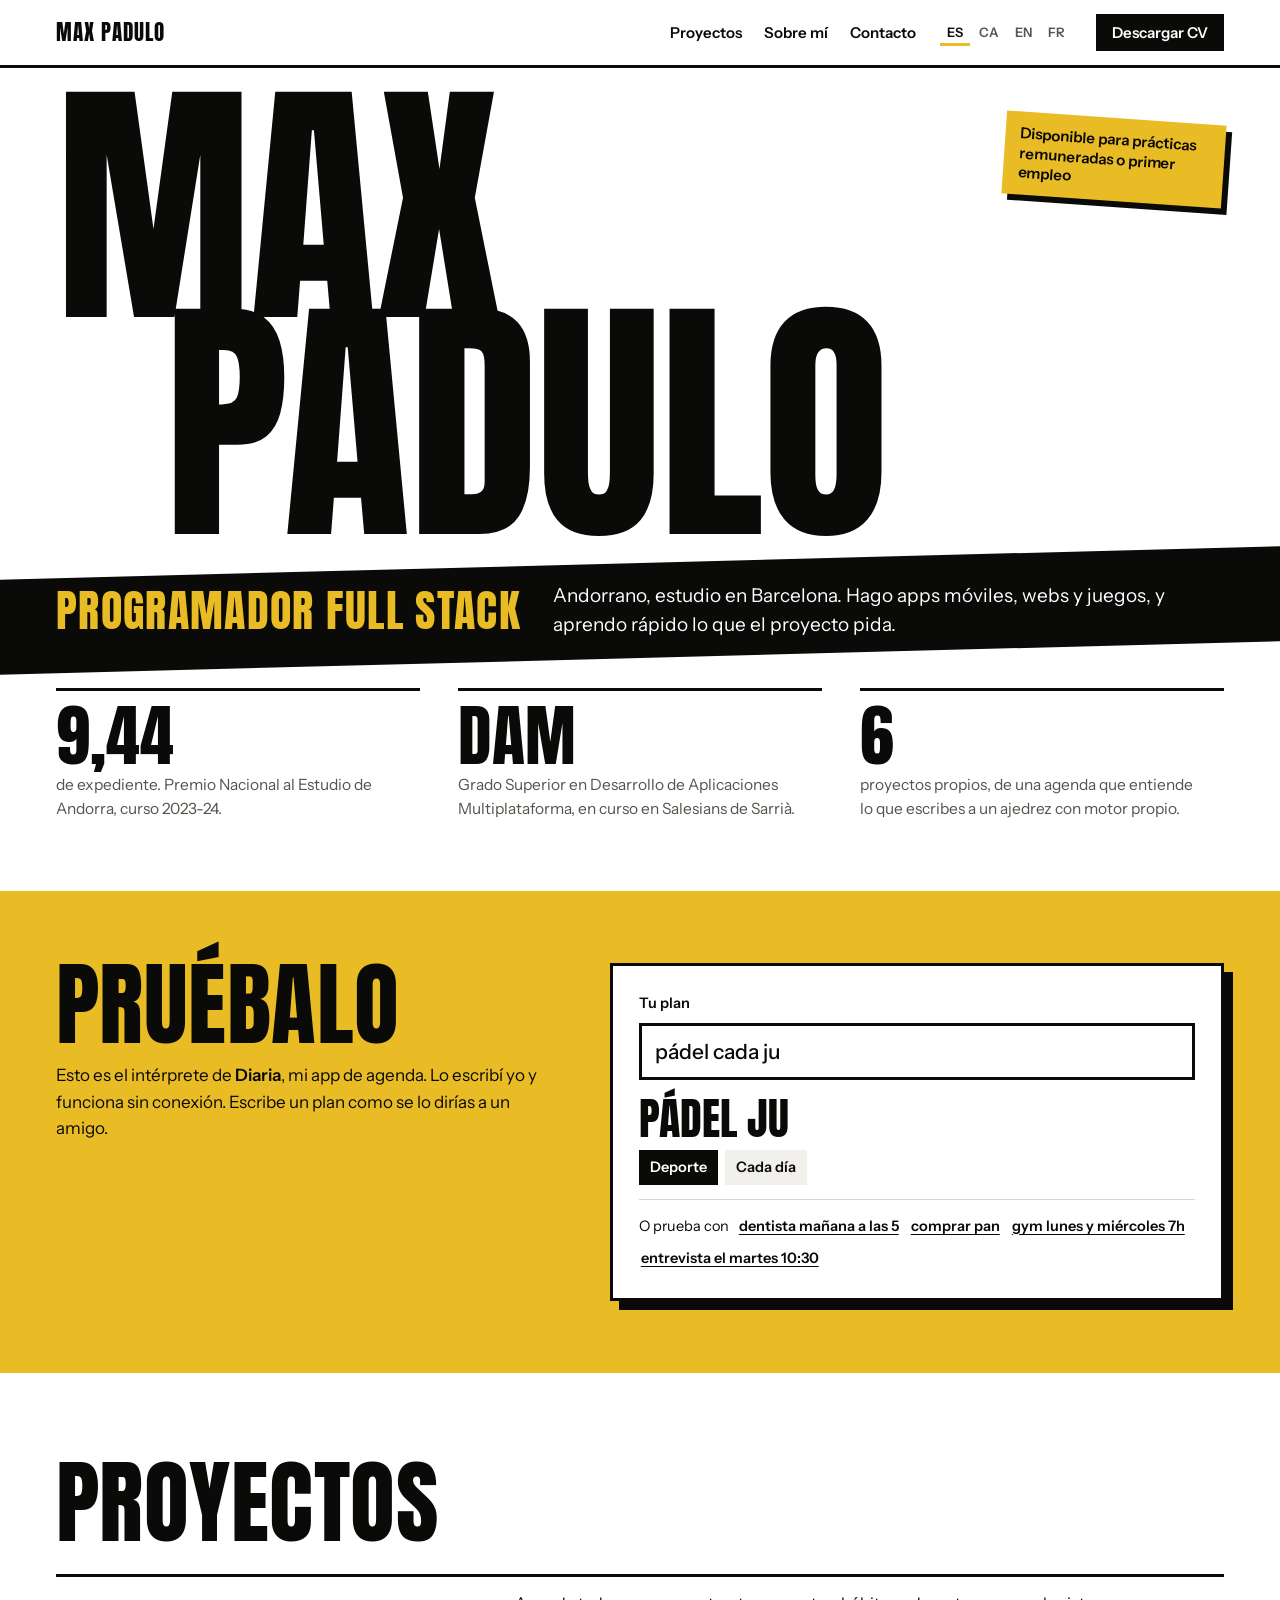
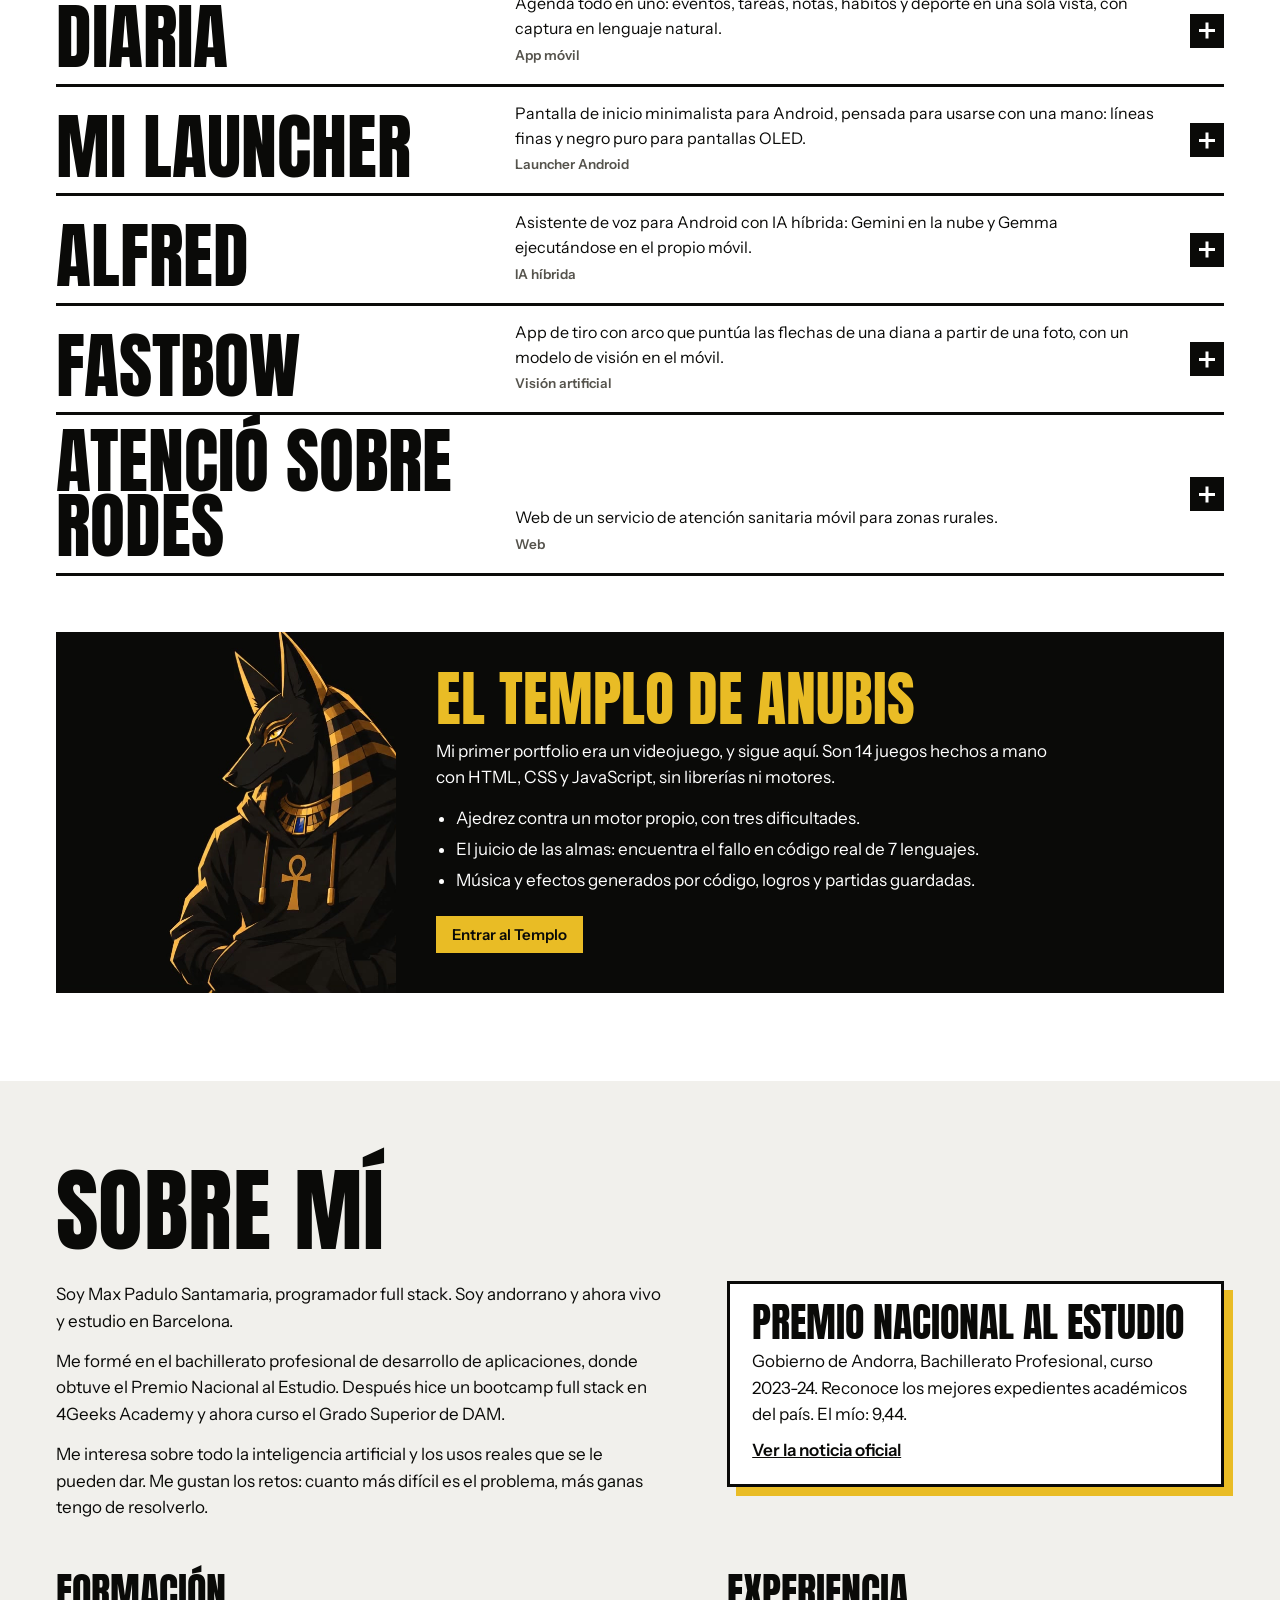
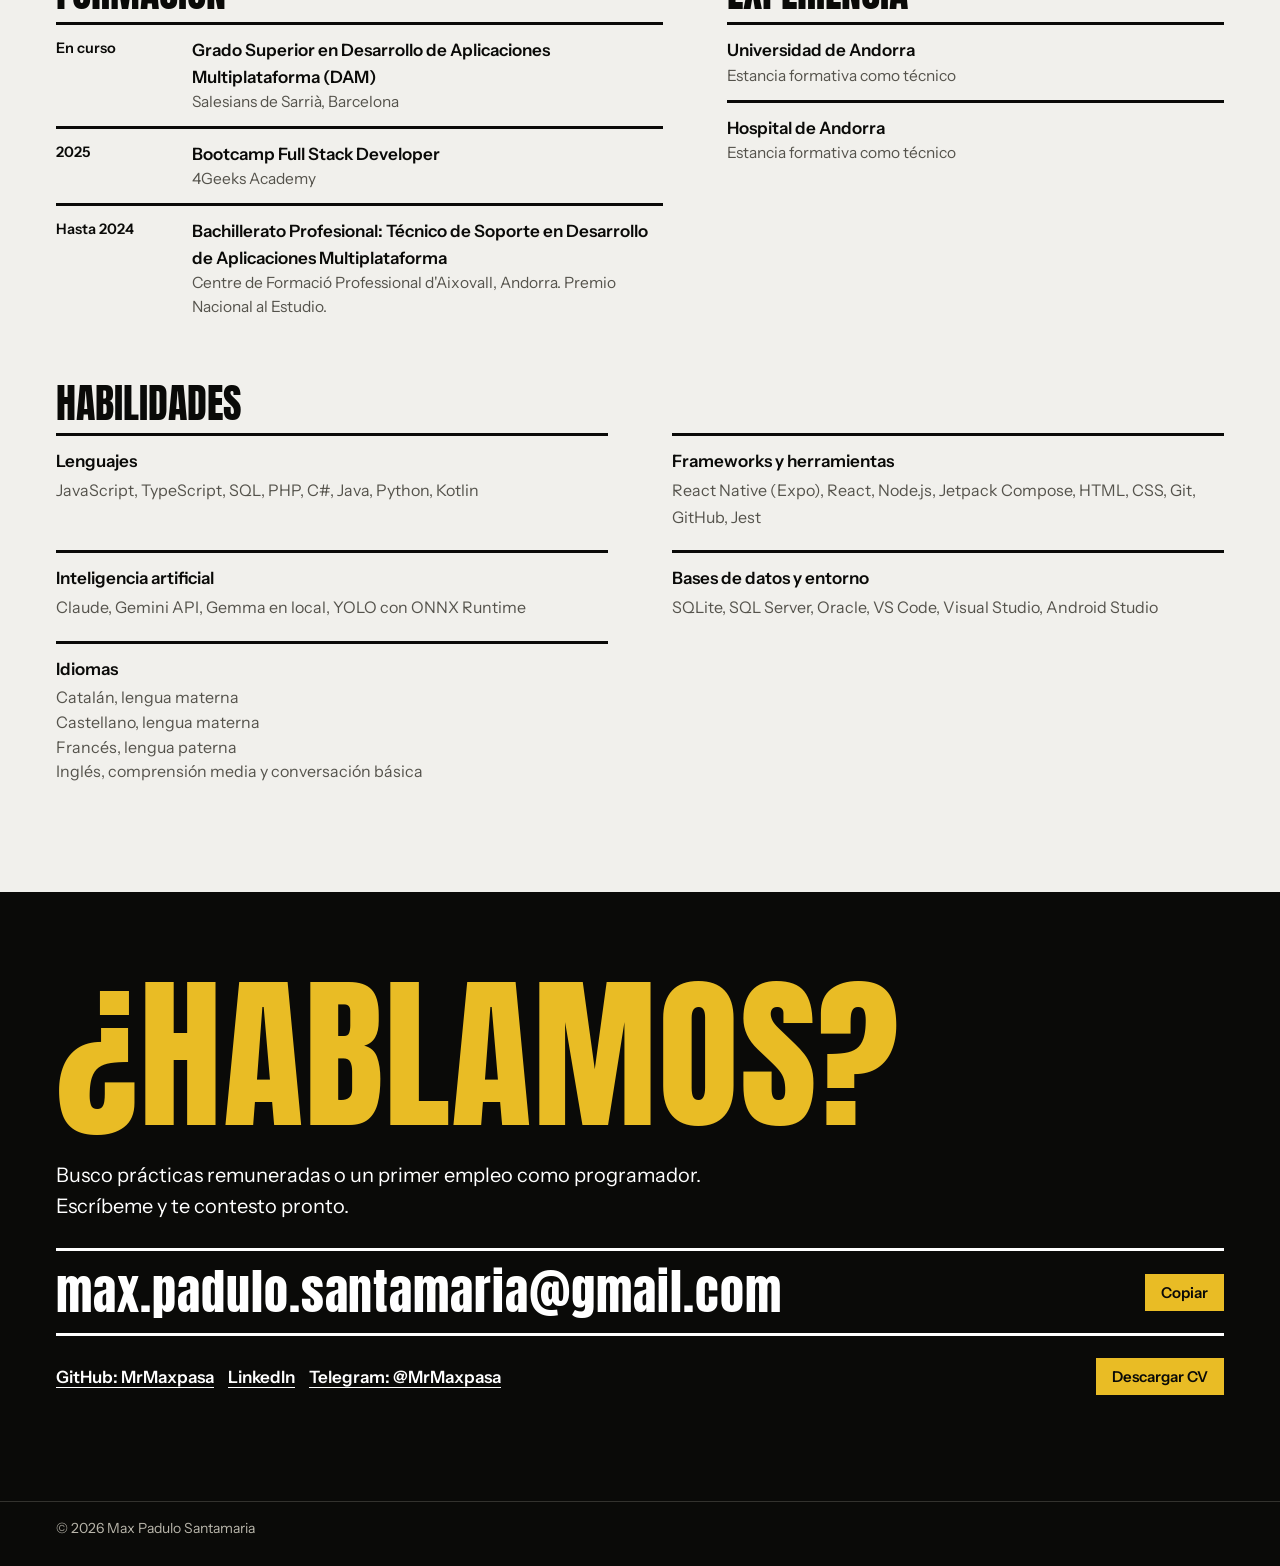
<file: index.html>
<!doctype html>
<html lang="es">
<head>
<meta charset="utf-8">
<meta name="viewport" content="width=device-width, initial-scale=1, viewport-fit=cover">
<title>Max Padulo · Programador full stack</title>
<meta name="description" content="Max Padulo Santamaria, programador full stack andorrano en Barcelona. Premio Nacional al Estudio de Andorra. Proyectos: Diaria, Alfred, FastBow y un portfolio jugable con 14 juegos. Busco prácticas remuneradas o primer empleo.">
<meta name="author" content="Max Padulo Santamaria">
<meta name="robots" content="index, follow">
<link rel="canonical" href="https://mrmaxpasa.github.io/">
<meta name="theme-color" content="#FFFFFF">
<link rel="icon" type="image/png" sizes="32x32" href="favicon-32.png">
<link rel="icon" type="image/png" sizes="192x192" href="favicon-192.png">
<link rel="apple-touch-icon" href="apple-touch-icon.png">
<meta property="og:type" content="website">
<meta property="og:locale" content="es_ES">
<meta property="og:site_name" content="Max Padulo">
<meta property="og:title" content="Max Padulo · Programador full stack">
<meta property="og:description" content="Max Padulo Santamaria, programador full stack andorrano en Barcelona. Premio Nacional al Estudio de Andorra. Proyectos: Diaria, Alfred, FastBow y un portfolio jugable con 14 juegos. Busco prácticas remuneradas o primer empleo.">
<meta property="og:url" content="https://mrmaxpasa.github.io/">
<meta property="og:image" content="https://mrmaxpasa.github.io/og-image.jpg">
<meta property="og:image:width" content="1200">
<meta property="og:image:height" content="630">
<meta name="twitter:card" content="summary_large_image">
<meta name="twitter:title" content="Max Padulo · Programador full stack">
<meta name="twitter:description" content="Max Padulo Santamaria, programador full stack andorrano en Barcelona. Premio Nacional al Estudio de Andorra. Proyectos: Diaria, Alfred, FastBow y un portfolio jugable con 14 juegos. Busco prácticas remuneradas o primer empleo.">
<meta name="twitter:image" content="https://mrmaxpasa.github.io/og-image.jpg">
<link rel="preload" href="fonts/anton-latin-400-normal.woff2" as="font" type="font/woff2" crossorigin>
<link rel="stylesheet" href="fonts/fonts.css">
<script type="application/ld+json">{"@context": "https://schema.org", "@type": "Person", "name": "Max Padulo Santamaria", "alternateName": ["Max Padulo", "MrMaxpasa"], "url": "https://mrmaxpasa.github.io/", "image": "https://mrmaxpasa.github.io/og-image.jpg", "email": "mailto:max.padulo.santamaria@gmail.com", "jobTitle": "Programador full stack", "nationality": "Andorra", "address": {"@type": "PostalAddress", "addressLocality": "Barcelona", "addressCountry": "ES"}, "knowsLanguage": ["ca", "es", "fr", "en"], "knowsAbout": ["Desarrollo full stack", "Inteligencia artificial", "JavaScript", "TypeScript", "React Native", "Kotlin", "Java", "Python", "SQL", "PHP", "C#"], "alumniOf": [{"@type": "EducationalOrganization", "name": "Salesians de Sarrià"}, {"@type": "EducationalOrganization", "name": "4Geeks Academy"}, {"@type": "EducationalOrganization", "name": "Centre de Formació Professional d'Aixovall"}], "award": "Premio Nacional al Estudio (Premi Nacional a l'Estudi) de Bachillerato Profesional, curso 2023-2024, Gobierno de Andorra", "sameAs": ["https://github.com/MrMaxpasa", "https://www.linkedin.com/in/max-padulo-santamaria-83bb16450", "https://t.me/MrMaxpasa"]}</script>
<style>[hidden]{display:none!important}img{max-width:100%}
/* Layout: cartel. El nombre a tamaño de póster manda; todo lo demás se alinea a la izquierda sobre una retícula de filetes negros de 3px. Un solo acento: el dorado. */
:root{--ink:#0A0A08;--paper:#FFFFFF;--gold:#E9BC25;--soft:#F1F0EC;--mute:#55534C;--rule:3px solid var(--ink);
  --f-d:Anton,"Arial Narrow",Impact,sans-serif;--f-b:"Instrument Sans",system-ui,-apple-system,"Segoe UI",sans-serif;--gut:clamp(18px,4.5vw,56px);color-scheme:light}
html{scroll-behavior:smooth;-webkit-text-size-adjust:100%}
body{margin:0;background:var(--paper);color:var(--ink);font:400 17px/1.55 var(--f-b);overflow-x:hidden}
.in{max-width:1180px;margin:0 auto;padding-left:max(var(--gut),env(safe-area-inset-left,0px));padding-right:max(var(--gut),env(safe-area-inset-right,0px))}
a{color:inherit}
:focus-visible{outline:3px solid var(--ink);outline-offset:3px;box-shadow:0 0 0 6px var(--gold)}
.skip{position:absolute;left:-999px;top:0;background:var(--ink);color:#fff;padding:10px 14px;z-index:20}.skip:focus{left:8px;top:8px}
h1,h2,h3{font-family:var(--f-d);font-weight:400;text-transform:uppercase;margin:0;line-height:.9}
h2{font-size:clamp(44px,8vw,92px);letter-spacing:.005em}
p{margin:0}

/* barra superior */
.top{border-bottom:var(--rule)}
.top .in{display:flex;flex-wrap:wrap;align-items:center;gap:8px 24px;padding-block:14px}
.top .me{font:400 21px/1 var(--f-d);letter-spacing:.05em;text-decoration:none;margin-right:auto}
.top nav{display:flex;gap:22px}
.top nav a{font-size:15px;font-weight:600;text-decoration:none}.top nav a:hover{text-decoration:underline;text-underline-offset:5px;text-decoration-thickness:3px}
.lang{display:flex;gap:2px}
.lang button{font:600 13px/1 var(--f-b);border:0;background:none;color:var(--mute);padding:7px 7px;cursor:pointer}
.lang button[aria-pressed="true"]{color:var(--ink);box-shadow:inset 0 -3px 0 var(--gold)}
.btn{display:inline-block;font:600 15px/1 var(--f-b);padding:11px 16px;text-decoration:none;background:var(--ink);color:#fff;border:0;cursor:pointer}
.btn:hover{background:var(--gold);color:var(--ink)}
.btn.g{background:var(--gold);color:var(--ink)}.btn.g:hover{background:#fff}

/* portada */
.hero .in{position:relative;padding-top:clamp(12px,2.6vw,30px)}
.hero h1{font-size:clamp(78px,20.5vw,262px);line-height:.83;letter-spacing:-.005em}
.hero h1 span{display:block}
.hero h1 span+span{margin-left:clamp(0px,8.5vw,118px)}
.seal{position:absolute;right:max(var(--gut),env(safe-area-inset-right,0px));top:clamp(18px,4vw,50px);background:var(--gold);padding:12px 15px;font-weight:600;font-size:15px;line-height:1.3;max-width:190px;transform:rotate(4deg);box-shadow:6px 6px 0 var(--ink)}
.band{background:var(--ink);color:#fff;margin-top:clamp(16px,2.6vw,30px);transform:skewY(-1.5deg)}
.band .in{display:flex;flex-wrap:wrap;gap:8px 32px;align-items:center;padding-block:18px;transform:skewY(1.5deg)}
.band b{font:400 clamp(24px,3.6vw,44px)/1 var(--f-d);letter-spacing:.03em;text-transform:uppercase;color:var(--gold)}
.band p{font-size:clamp(16px,1.6vw,19px);flex:1 1 320px;min-width:0;max-width:60ch}
.facts{display:grid;grid-template-columns:repeat(3,minmax(0,1fr));gap:0 clamp(18px,3vw,40px);padding-block:clamp(30px,5vw,58px) clamp(34px,6vw,70px)}
.facts div{border-top:var(--rule);padding-top:12px;min-width:0}
.facts b{font:400 clamp(40px,5.4vw,68px)/.95 var(--f-d);display:block}
.facts span{font-size:15.5px;color:var(--mute);display:block;margin-top:6px;max-width:34ch}

/* demo */
.demo{background:var(--gold)}
.demo .in{display:grid;grid-template-columns:minmax(0,.9fr) minmax(0,1.1fr);gap:clamp(20px,4vw,60px);padding-block:clamp(34px,6vw,72px);align-items:start}
.demo p{max-width:44ch;margin-top:16px}
.demo .note{font-size:14.5px;margin-top:10px;font-weight:600}.demo .note:empty{display:none}
.box{background:#fff;border:var(--rule);box-shadow:9px 9px 0 var(--ink);padding:clamp(16px,2.4vw,26px);min-width:0}
.box label{display:block;font-weight:600;font-size:14.5px;margin-bottom:8px}
.box input{width:100%;box-sizing:border-box;font:500 clamp(17px,1.9vw,21px)/1.2 var(--f-b);padding:13px 13px;border:var(--rule);border-radius:0;background:#fff;color:var(--ink)}
.box input:focus{outline:none;background:#FFFBEA;box-shadow:none}
.out{margin-top:16px;min-height:86px}
.out .tit{font:400 clamp(30px,4vw,44px)/1 var(--f-d);text-transform:uppercase}
.chips{display:flex;flex-wrap:wrap;gap:7px;margin-top:10px}
.chip{font-size:14.5px;font-weight:600;padding:6px 11px;background:var(--soft)}
.chip.t{background:var(--ink);color:#fff}
.ej{display:flex;flex-wrap:wrap;gap:4px 8px;align-items:baseline;margin-top:14px;font-size:14.5px;border-top:1px solid #D9D7D0;padding-top:12px}
.ej button{font:inherit;font-weight:600;border:0;background:none;color:var(--ink);text-decoration:underline;text-underline-offset:3px;cursor:pointer;padding:3px 2px}
.ej button:hover{background:var(--gold)}

/* proyectos */
.sec{padding-block:clamp(40px,7vw,88px)}
.sec>.in>h2{margin-bottom:clamp(18px,3vw,30px)}
.pr{border-top:var(--rule)}.pr:last-of-type{border-bottom:var(--rule)}
.pr summary{display:grid;grid-template-columns:minmax(0,1fr) minmax(0,1.5fr) 34px;gap:6px 28px;align-items:end;padding:14px 0;cursor:pointer;list-style:none}
.pr summary::-webkit-details-marker{display:none}
.pr-n{font:400 clamp(36px,6.2vw,72px)/.9 var(--f-d);text-transform:uppercase}
.pr-s{padding-bottom:4px;min-width:0}.pr-sh{display:block;font-size:16px}
.pr-s small{display:block;font-weight:600;font-size:13.5px;margin-top:4px;color:var(--mute)}
.pr-x{width:34px;height:34px;background:var(--ink);position:relative;align-self:center}
.pr-x::before,.pr-x::after{content:"";position:absolute;left:9px;right:9px;top:15.5px;height:3px;background:#fff;transition:transform .2s}
.pr-x::after{transform:rotate(90deg)}.pr[open] .pr-x{background:var(--gold)}.pr[open] .pr-x::before,.pr[open] .pr-x::after{background:var(--ink)}.pr[open] .pr-x::after{transform:rotate(0)}
.pr summary:hover .pr-n{text-decoration:underline;text-decoration-thickness:5px;text-underline-offset:6px;text-decoration-color:var(--gold)}
.pr-b{display:grid;grid-template-columns:minmax(0,1fr);gap:20px 32px;padding:6px 0 26px}
.pr-b.has-img{grid-template-columns:minmax(0,300px) minmax(0,1fr)}
.pr-b img{width:100%;max-height:400px;object-fit:cover;object-position:50% 0;border:var(--rule);display:block;box-sizing:border-box}
.pr-b ul{margin:10px 0 14px;padding-left:20px;max-width:70ch}.pr-b li{margin-bottom:6px}
.pr-st{font-weight:600}.pr-st::before{content:"";display:inline-block;width:10px;height:10px;background:var(--gold);box-shadow:0 0 0 2px var(--ink);margin-right:10px}
.pr-k{font-size:14.5px;font-weight:600;color:var(--mute)}
.pr-g{display:inline-block;margin-top:12px;font-weight:600;font-size:15px;text-decoration:none;border-bottom:3px solid var(--gold);padding-bottom:2px}
.pr-g:hover{background:var(--gold)}
/* el proyecto se despliega con altura, no de golpe (mejora progresiva: donde no exista, abre igual) */
@supports (interpolate-size:allow-keywords){:root{interpolate-size:allow-keywords}
  .pr::details-content{block-size:0;overflow:hidden;transition:block-size .3s ease,content-visibility .3s allow-discrete}
  .pr[open]::details-content{block-size:auto}}
@media (prefers-reduced-motion:reduce){.pr::details-content{transition:none}}

/* Anubis */
.anu{background:var(--ink);color:#fff;margin-top:clamp(30px,5vw,56px);display:grid;grid-template-columns:minmax(0,340px) minmax(0,1fr)}
.anu img{width:100%;height:100%;min-height:260px;object-fit:cover;object-position:50% 14%;display:block}
.anu>div{padding:clamp(20px,3.4vw,40px);min-width:0}
.anu h3{font-size:clamp(34px,5vw,60px);color:var(--gold);margin-bottom:12px}
.anu ul{margin:14px 0 22px;padding-left:20px}.anu li{margin-bottom:5px}
.anu p{max-width:58ch}

/* sobre mí */
.about{background:var(--soft)}
.cols{display:grid;grid-template-columns:minmax(0,1.1fr) minmax(0,.9fr);gap:clamp(24px,5vw,70px);align-items:start}
.cols p+p{margin-top:14px}
.cols .txt{max-width:60ch}
.foto{width:min(260px,70%);border:var(--rule);box-shadow:9px 9px 0 var(--gold);display:block;margin-bottom:26px}
.award{background:#fff;border:var(--rule);box-shadow:9px 9px 0 var(--gold);padding:20px 22px}
.award h3{font-size:clamp(28px,3.4vw,40px);margin-bottom:8px}
.award a{display:inline-block;margin-top:10px;font-weight:600}
.h3{font-size:clamp(28px,3.4vw,40px);margin:clamp(30px,5vw,54px) 0 12px}
.tl{list-style:none;margin:0;padding:0}
.tl li{display:grid;grid-template-columns:118px minmax(0,1fr);gap:4px 18px;border-top:var(--rule);padding:12px 0}
.tl b{font-weight:600}.tl span{display:block;color:var(--mute);font-size:15.5px}
.tl i{font-style:normal;font-weight:600;font-size:14.5px}
.sk{display:grid;grid-template-columns:repeat(2,minmax(0,1fr));gap:0 clamp(24px,5vw,70px)}
.sk div{border-top:var(--rule);padding:12px 0 20px;min-width:0}
.sk b{display:block;font-weight:600;margin-bottom:3px}.sk span{color:var(--mute);font-size:16px}
.sk ul{list-style:none;margin:0;padding:0;color:var(--mute);font-size:16px}

/* contacto */
.ct{background:var(--ink);color:#fff}
.ct h2{color:var(--gold);font-size:clamp(60px,13vw,168px)}
.ct p{max-width:50ch;margin:16px 0 26px;font-size:clamp(17px,1.7vw,20px)}
.mail{display:flex;flex-wrap:wrap;align-items:center;gap:10px 16px;border-top:3px solid #fff;border-bottom:3px solid #fff;padding:16px 0}
.mail span{font:400 clamp(20px,4.6vw,48px)/1.05 var(--f-d);letter-spacing:.02em;user-select:all;overflow-wrap:anywhere;min-width:0;margin-right:auto}
.links{display:flex;flex-wrap:wrap;gap:10px 14px;margin-top:22px;align-items:center}
.links a.t{font-weight:600;text-underline-offset:4px}
footer{background:var(--ink);color:#B9B6AB;font-size:14px;padding-block:18px 26px}
footer .in{display:flex;flex-wrap:wrap;gap:6px 20px;justify-content:space-between;border-top:1px solid #33322E;padding-top:16px}

@media (max-width:800px){
  .top nav{display:none}
  .seal{position:static;display:inline-block;transform:rotate(-2deg);max-width:none;margin:12px 0 22px}
  .facts,.demo .in,.cols,.sk{grid-template-columns:minmax(0,1fr)}
  .facts{gap:22px}
  .pr summary{grid-template-columns:minmax(0,1fr) 34px}.pr-n{grid-column:1}.pr-s{grid-column:1;grid-row:2}.pr-x{grid-row:1;grid-column:2}
  .pr-b.has-img{grid-template-columns:minmax(0,1fr)}.pr-b img{max-width:340px}
  .anu{grid-template-columns:minmax(0,1fr)}.anu img{height:230px;min-height:0}
  .hero h1{font-size:29.5vw}.hero h1 span+span{margin-left:0}
  .tl li{grid-template-columns:minmax(0,1fr)}
  .box{box-shadow:6px 6px 0 var(--ink)}
}
@media (prefers-reduced-motion:reduce){html{scroll-behavior:auto}.pr-x::before,.pr-x::after{transition:none}}
@media print{.top,.demo,.lang{display:none}}
</style>
</head>
<body>
<a class="skip" href="#main" data-i="skip">Saltar al contenido</a>
<header class="top"><div class="in">
  <a class="me" href="#top">MAX PADULO</a>
  <nav aria-label="Secciones"><a data-i="nav.proj" href="#proyectos">Proyectos</a><a data-i="nav.about" href="#sobre-mi">Sobre mí</a><a data-i="nav.contact" href="#contacto">Contacto</a></nav>
  <div class="lang" role="group" aria-label="Idioma / Language"><button type="button" data-l="es" aria-pressed="true" lang="es" title="Castellano">ES</button><button type="button" data-l="ca" aria-pressed="false" lang="ca" title="Català">CA</button><button type="button" data-l="en" aria-pressed="false" lang="en" title="English">EN</button><button type="button" data-l="fr" aria-pressed="false" lang="fr" title="Français">FR</button></div>
  <a class="btn" data-i="nav.cv" href="cv/Max-Padulo-CV-es.pdf" data-cv download>Descargar CV</a>
</div></header>
<main id="main">
<section class="hero" id="top">
  <div class="in"><p class="seal" data-i="hero.seal">Disponible para prácticas remuneradas o primer empleo</p><h1><span>Max</span><span>Padulo</span></h1></div>
  <div class="band"><div class="in"><b data-i="hero.role">Programador full stack</b><p data-i="hero.line">Andorrano, estudio en Barcelona. Hago apps móviles, webs y juegos, y aprendo rápido lo que el proyecto pida.</p></div></div>
  <div class="in facts">
    <div><b data-i="fact1.b">9,44</b><span data-i="fact1.t">de expediente. Premio Nacional al Estudio de Andorra, curso 2023-24.</span></div>
    <div><b data-i="fact2.b">DAM</b><span data-i="fact2.t">Grado Superior en Desarrollo de Aplicaciones Multiplataforma, en curso en Salesians de Sarrià.</span></div>
    <div><b data-i="fact3.b">6</b><span data-i="fact3.t">proyectos propios, de una agenda que entiende lo que escribes a un ajedrez con motor propio.</span></div>
  </div>
</section>
<section class="demo" aria-labelledby="demo-h"><div class="in">
  <div><h2 id="demo-h" data-i="demo.h">Pruébalo</h2><p data-i="demo.p">Esto es el intérprete de <strong>Diaria</strong>, mi app de agenda. Lo escribí yo y funciona sin conexión. Escribe un plan como se lo dirías a un amigo.</p><p class="note" data-i="demo.note"></p></div>
  <div class="box">
    <label for="plan" data-i="demo.label">Tu plan</label>
    <input id="plan" type="text" value="pádel cada jueves 19h con Marc" autocomplete="off" autocapitalize="off" spellcheck="false" lang="es">
    <div class="out" aria-live="polite"><div class="tit" id="plan-t" lang="es"></div><div class="chips" id="plan-c" lang="es"></div></div>
    <div class="ej" lang="es"><span data-i="demo.try">O prueba con</span><button type="button">dentista mañana a las 5</button><button type="button">comprar pan</button><button type="button">gym lunes y miércoles 7h</button><button type="button">entrevista el martes 10:30</button></div>
  </div>
</div></section>
<section class="sec" id="proyectos"><div class="in">
  <h2 data-i="proj.h">Proyectos</h2>
  <details class="pr"><summary><span class="pr-n">Diaria</span><span class="pr-s"><span class="pr-sh" data-i="p.diaria.short">Agenda todo en uno: eventos, tareas, notas, hábitos y deporte en una sola vista, con captura en lenguaje natural.</span><small data-i="p.diaria.tag">App móvil</small></span><span class="pr-x" aria-hidden="true"></span></summary><div class="pr-b has-img"><img src="proj-agenda.jpg" alt="" loading="lazy" decoding="async"><div><p class="pr-st"><span data-i="p.diaria.status">Fase final, con APK de producción</span></p><ul><li data-i="p.diaria.1">Intérprete propio de español: «pádel cada jueves 19h con Marc» se convierte en un evento recurrente sin rellenar formularios.</li><li data-i="p.diaria.2">Funciona 100 % sin conexión: los datos viven en el móvil, en SQLite.</li><li data-i="p.diaria.3">Recurrencias, alarmas en tres niveles, hábitos con rachas y un resumen diario generado en el propio dispositivo.</li><li data-i="p.diaria.4">Más de 200 tests, arquitectura documentada y desarrollo por fases hasta la build de producción.</li></ul><p class="pr-k">React Native, Expo, TypeScript, SQLite, Zustand, Jest</p><p><a class="pr-g" href="https://github.com/MrMaxpasa/MrAgenda" target="_blank" rel="noopener"><span data-i="p.code">Ver el código</span></a></p></div></div></details><details class="pr"><summary><span class="pr-n">Mi Launcher</span><span class="pr-s"><span class="pr-sh" data-i="p.milauncher.short">Pantalla de inicio minimalista para Android, pensada para usarse con una mano: líneas finas y negro puro para pantallas OLED.</span><small data-i="p.milauncher.tag">Launcher Android</small></span><span class="pr-x" aria-hidden="true"></span></summary><div class="pr-b has-img"><img src="proj-milauncher.jpg" alt="" loading="lazy" decoding="async"><div><p class="pr-st"><span data-i="p.milauncher.status">En uso diario, código público</span></p><ul><li data-i="p.milauncher.1">Reloj tipográfico: el día en letras enormes, cruzado por una línea con la hora, la fecha y el siguiente evento del calendario.</li><li data-i="p.milauncher.2">Columna A–Z con efecto de onda: las letras se apartan y crecen al pasar el dedo, con respuesta háptica y rebote elástico al soltar.</li><li data-i="p.milauncher.3">Notificaciones y música integradas en la propia lista de apps, y un panel de notas que aloja el widget de Google Keep.</li><li data-i="p.milauncher.4">Hecho con Jetpack Compose: iconos dibujados en Canvas, animaciones con muelles y un solo ViewModel con StateFlow.</li></ul><p class="pr-k">Kotlin, Jetpack Compose, Material 3, AppWidgetHost, MediaSession</p><p><a class="pr-g" href="https://github.com/MrMaxpasa/MiLauncher" target="_blank" rel="noopener"><span data-i="p.code">Ver el código</span></a></p></div></div></details><details class="pr"><summary><span class="pr-n">Alfred</span><span class="pr-s"><span class="pr-sh" data-i="p.alfred.short">Asistente de voz para Android con IA híbrida: Gemini en la nube y Gemma ejecutándose en el propio móvil.</span><small data-i="p.alfred.tag">IA híbrida</small></span><span class="pr-x" aria-hidden="true"></span></summary><div class="pr-b has-img"><img src="proj-alfred.jpg" alt="" loading="lazy" decoding="async"><div><p class="pr-st"><span data-i="p.alfred.status">En desarrollo</span></p><ul><li data-i="p.alfred.1">Responde con Gemini cuando hay conexión y salta a Gemma, en local, si no hay internet o se agota la cuota.</li><li data-i="p.alfred.2">Conversación por voz, con reconocimiento y síntesis en español.</li><li data-i="p.alfred.3">Herramientas propias: consultar el tiempo, lanzar acciones del sistema y abrir apps.</li></ul><p class="pr-k">Kotlin, Jetpack Compose, Gemini API, Gemma, MediaPipe</p><p><a class="pr-g" href="https://github.com/MrMaxpasa/MrAssistant" target="_blank" rel="noopener"><span data-i="p.code">Ver el código</span></a></p></div></div></details><details class="pr"><summary><span class="pr-n">FastBow</span><span class="pr-s"><span class="pr-sh" data-i="p.fastbow.short">App de tiro con arco que puntúa las flechas de una diana a partir de una foto, con un modelo de visión en el móvil.</span><small data-i="p.fastbow.tag">Visión artificial</small></span><span class="pr-x" aria-hidden="true"></span></summary><div class="pr-b has-img"><img src="proj-fastbow.jpg" alt="" loading="lazy" decoding="async"><div><p class="pr-st"><span data-i="p.fastbow.status">En desarrollo, con la detección en integración</span></p><ul><li data-i="p.fastbow.1">Detección de flechas con un modelo YOLOv11 Nano ejecutado con ONNX Runtime.</li><li data-i="p.fastbow.2">Corrección manual de cada puntuación con un toque; fichas por serie, historial y estadísticas.</li><li data-i="p.fastbow.3">Modalidades Indoor 18 y 25 m, Outdoor, Campo y personalizada, todo sin conexión.</li></ul><p class="pr-k">React Native, Expo, TypeScript, ONNX Runtime, YOLOv11</p><p><a class="pr-g" href="https://github.com/MrMaxpasa/fastbow" target="_blank" rel="noopener"><span data-i="p.code">Ver el código</span></a></p></div></div></details><details class="pr"><summary><span class="pr-n">Atenció sobre Rodes</span><span class="pr-s"><span class="pr-sh" data-i="p.atencio.short">Web de un servicio de atención sanitaria móvil para zonas rurales.</span><small data-i="p.atencio.tag">Web</small></span><span class="pr-x" aria-hidden="true"></span></summary><div class="pr-b has-img"><img src="proj-atencio.jpg" alt="" loading="lazy" decoding="async"><div><p class="pr-st"><span data-i="p.atencio.status">Proyecto de clase, lista para desplegar</span></p><ul><li data-i="p.atencio.1">Web informativa en catalán: servicios, equipo y contacto.</li><li data-i="p.atencio.2">Diseño adaptable a móvil, preparada para desplegarse como web estática.</li></ul><p class="pr-k">HTML, CSS, JavaScript</p><p><a class="pr-g" href="https://github.com/MrMaxpasa/AtencioSobre-Rodes" target="_blank" rel="noopener"><span data-i="p.code">Ver el código</span></a></p></div></div></details>
  <div class="anu"><img src="anubis-poster.jpg" alt="Anubis, el personaje del portfolio jugable" data-ia="alt:anu.alt" data-es="Anubis, el personaje del portfolio jugable" loading="lazy" decoding="async">
    <div><h3 data-i="anu.h">El Templo de Anubis</h3><p data-i="anu.p">Mi primer portfolio era un videojuego, y sigue aquí. Son 14 juegos hechos a mano con HTML, CSS y JavaScript, sin librerías ni motores.</p><ul><li data-i="anu.1">Ajedrez contra un motor propio, con tres dificultades.</li><li data-i="anu.2">El juicio de las almas: encuentra el fallo en código real de 7 lenguajes.</li><li data-i="anu.3">Música y efectos generados por código, logros y partidas guardadas.</li></ul><a class="btn g" data-i="anu.go" href="anubis/" data-anubis>Entrar al Templo</a></div></div>
</div></section>
<section class="sec about" id="sobre-mi"><div class="in">
  <h2 data-i="about.h">Sobre mí</h2>
  <div class="cols" style="margin-top:clamp(18px,3vw,30px)">
    <div class="txt"><p data-i="about.p1">Soy Max Padulo Santamaria, programador full stack. Soy andorrano y ahora vivo y estudio en Barcelona.</p><p data-i="about.p2">Me formé en el bachillerato profesional de desarrollo de aplicaciones, donde obtuve el Premio Nacional al Estudio. Después hice un bootcamp full stack en 4Geeks Academy y ahora curso el Grado Superior de DAM.</p><p data-i="about.p3">Me interesa sobre todo la inteligencia artificial y los usos reales que se le pueden dar. Me gustan los retos: cuanto más difícil es el problema, más ganas tengo de resolverlo.</p></div>
    <div class="award"><h3 data-i="award.h">Premio Nacional al Estudio</h3><p data-i="award.p">Gobierno de Andorra, Bachillerato Profesional, curso 2023-24. Reconoce los mejores expedientes académicos del país. El mío: 9,44.</p><a href="https://www.govern.ad/ca/w/bardina-entrega-els-premis-nacionals-a-l-estudi-de-batxillerat-i-batxillerat-professional-del-curs-23-24-1" target="_blank" rel="noopener" data-i="award.link">Ver la noticia oficial</a></div>
  </div>
  <div class="cols">
    <div><h3 class="h3" data-i="edu.h">Formación</h3><ol class="tl">
      <li><i data-i="edu1.when">En curso</i><div><b data-i="edu1.what">Grado Superior en Desarrollo de Aplicaciones Multiplataforma (DAM)</b><span data-i="edu1.where">Salesians de Sarrià, Barcelona</span></div></li>
      <li><i data-i="edu2.when">2025</i><div><b data-i="edu2.what">Bootcamp Full Stack Developer</b><span data-i="edu2.where">4Geeks Academy</span></div></li>
      <li><i data-i="edu3.when">Hasta 2024</i><div><b data-i="edu3.what">Bachillerato Profesional: Técnico de Soporte en Desarrollo de Aplicaciones Multiplataforma</b><span data-i="edu3.where">Centre de Formació Professional d'Aixovall, Andorra. Premio Nacional al Estudio.</span></div></li></ol></div>
    <div><h3 class="h3" data-i="exp.h">Experiencia</h3><ul class="tl">
      <li style="grid-template-columns:minmax(0,1fr)"><div><b data-i="exp1.what">Universidad de Andorra</b><span data-i="exp.role">Estancia formativa como técnico</span></div></li>
      <li style="grid-template-columns:minmax(0,1fr)"><div><b data-i="exp2.what">Hospital de Andorra</b><span data-i="exp.role">Estancia formativa como técnico</span></div></li></ul></div>
  </div>
  <h3 class="h3" data-i="sk.h">Habilidades</h3>
  <div class="sk">
    <div><b data-i="sk.lang">Lenguajes</b><span>JavaScript, TypeScript, SQL, PHP, C#, Java, Python, Kotlin</span></div>
    <div><b data-i="sk.fw">Frameworks y herramientas</b><span>React Native (Expo), React, Node.js, Jetpack Compose, HTML, CSS, Git, GitHub, Jest</span></div>
    <div><b data-i="sk.ai">Inteligencia artificial</b><span data-i="sk.ai.v">Claude, Gemini API, Gemma en local, YOLO con ONNX Runtime</span></div>
    <div><b data-i="sk.db">Bases de datos y entorno</b><span>SQLite, SQL Server, Oracle, VS Code, Visual Studio, Android Studio</span></div>
    <div><b data-i="sk.idi">Idiomas</b><ul><li data-i="idi.ca">Catalán, lengua materna</li><li data-i="idi.es">Castellano, lengua materna</li><li data-i="idi.fr">Francés, lengua paterna</li><li data-i="idi.en">Inglés, comprensión media y conversación básica</li></ul></div>
  </div>
</div></section>
<section class="sec ct" id="contacto"><div class="in">
  <h2 data-i="ct.h">¿Hablamos?</h2><p data-i="ct.p">Busco prácticas remuneradas o un primer empleo como programador. Escríbeme y te contesto pronto.</p>
  <div class="mail"><span id="mail">max.padulo.santamaria@gmail.com</span><button type="button" class="btn g" id="copy" data-i="ct.copy">Copiar</button></div>
  <div class="links"><a class="t" href="https://github.com/MrMaxpasa" target="_blank" rel="noopener">GitHub: MrMaxpasa</a><a class="t" href="https://linkedin.com/in/max-padulo-santamaria-83bb16450" target="_blank" rel="noopener">LinkedIn</a><a class="t" href="https://t.me/MrMaxpasa" target="_blank" rel="noopener">Telegram: @MrMaxpasa</a>
    <a class="btn g" data-i="nav.cv" href="cv/Max-Padulo-CV-es.pdf" data-cv download style="margin-left:auto">Descargar CV</a></div>
</div></section>
</main>
<footer><div class="in"><span>© 2026 Max Padulo Santamaria</span></div></footer>
<script>
(function(){
  const I18N={"ca": {"nav.proj": "Projectes", "nav.about": "Sobre mi", "nav.contact": "Contacte", "nav.cv": "Descarregar CV", "skip": "Saltar al contingut", "hero.seal": "Disponible per a pràctiques remunerades o primera feina", "hero.role": "Programador full stack", "hero.line": "Andorrà, estudio a Barcelona. Faig apps mòbils, webs i jocs, i aprenc de pressa el que el projecte demani.", "fact1.b": "9,44", "fact1.t": "d'expedient. Premi Nacional a l'Estudi d'Andorra, curs 2023-24.", "fact2.b": "DAM", "fact2.t": "Grau Superior en Desenvolupament d'Aplicacions Multiplataforma, en curs a Salesians de Sarrià.", "fact3.b": "6", "fact3.t": "projectes propis, d'una agenda que entén el que escrius a uns escacs amb motor propi.", "demo.h": "Prova-ho", "demo.p": "Això és l'intèrpret de <strong>Diaria</strong>, la meva app d'agenda. El vaig escriure jo i funciona sense connexió. Escriu un pla com l'explicaries a un amic.", "demo.note": "Entén castellà: és l'idioma per al qual es va crear Diaria.", "demo.label": "El teu pla", "demo.try": "O prova amb", "demo.empty": "Escriu alguna cosa i ho ordeno", "proj.h": "Projectes", "proj.more": "Veure detalls", "p.diaria.tag": "App mòbil", "p.diaria.status": "Fase final, amb APK de producció", "p.diaria.short": "Agenda tot en un: esdeveniments, tasques, notes, hàbits i esport en una sola vista, amb captura en llenguatge natural.", "p.diaria.1": "Intèrpret propi de castellà: «pádel cada jueves 19h con Marc» es converteix en un esdeveniment recurrent sense omplir formularis.", "p.diaria.2": "Funciona 100 % sense connexió: les dades viuen al mòbil, en SQLite.", "p.diaria.3": "Recurrències, alarmes en tres nivells, hàbits amb ratxes i un resum diari generat al mateix dispositiu.", "p.diaria.4": "Més de 200 tests, arquitectura documentada i desenvolupament per fases fins a la build de producció.", "p.alfred.tag": "IA híbrida", "p.alfred.status": "En desenvolupament", "p.alfred.short": "Assistent de veu per a Android amb IA híbrida: Gemini al núvol i Gemma executant-se al mateix mòbil.", "p.alfred.1": "Respon amb Gemini quan hi ha connexió i salta a Gemma, en local, si no hi ha internet o s'esgota la quota.", "p.alfred.2": "Conversa per veu, amb reconeixement i síntesi en castellà.", "p.alfred.3": "Eines pròpies: consultar el temps, llançar accions del sistema i obrir apps.", "p.milauncher.tag": "Launcher Android", "p.milauncher.status": "En ús diari, codi públic", "p.milauncher.short": "Pantalla d’inici minimalista per a Android, pensada per fer-se servir amb una mà: línies fines i negre pur per a pantalles OLED.", "p.milauncher.1": "Rellotge tipogràfic: el dia en lletres enormes, creuat per una línia amb l’hora, la data i el següent esdeveniment del calendari.", "p.milauncher.2": "Columna A–Z amb efecte d’ona: les lletres s’aparten i creixen en passar el dit, amb resposta hàptica i rebot elàstic en deixar-ho.", "p.milauncher.3": "Notificacions i música integrades a la mateixa llista d’apps, i un panell de notes que allotja el widget de Google Keep.", "p.milauncher.4": "Fet amb Jetpack Compose: icones dibuixades en Canvas, animacions amb molles i un sol ViewModel amb StateFlow.", "p.fastbow.tag": "Visió artificial", "p.fastbow.status": "En desenvolupament, amb la detecció en integració", "p.fastbow.short": "App de tir amb arc que puntua les fletxes d'una diana a partir d'una foto, amb un model de visió al mòbil.", "p.fastbow.1": "Detecció de fletxes amb un model YOLOv11 Nano executat amb ONNX Runtime.", "p.fastbow.2": "Correcció manual de cada puntuació amb un toc; fitxes per sèrie, historial i estadístiques.", "p.fastbow.3": "Modalitats Indoor 18 i 25 m, Outdoor, Camp i personalitzada, tot sense connexió.", "p.atencio.tag": "Web", "p.atencio.status": "Projecte de classe, llesta per desplegar", "p.atencio.short": "Web d'un servei d'atenció sanitària mòbil per a zones rurals.", "p.atencio.1": "Web informativa en català: serveis, equip i contacte.", "p.atencio.2": "Disseny adaptable a mòbil, preparada per desplegar-se com a web estàtica.", "anu.h": "El Temple d'Anubis", "anu.p": "El meu primer portfolio era un videojoc, i continua aquí. Són 14 jocs fets a mà amb HTML, CSS i JavaScript, sense llibreries ni motors.", "anu.1": "Escacs contra un motor propi, amb tres dificultats.", "anu.2": "El judici de les ànimes: troba l'error en codi real de 7 llenguatges.", "anu.3": "Música i efectes generats per codi, assoliments i partides desades.", "anu.go": "Entrar al Temple", "anu.alt": "Anubis, el personatge del portfolio jugable", "about.h": "Sobre mi", "about.p1": "Soc en Max Padulo Santamaria, programador full stack. Soc andorrà i ara visc i estudio a Barcelona.", "about.p2": "Em vaig formar al batxillerat professional de desenvolupament d'aplicacions, on vaig obtenir el Premi Nacional a l'Estudi. Després vaig fer un bootcamp full stack a 4Geeks Academy i ara curso el Grau Superior de DAM.", "about.p3": "M'interessa sobretot la intel·ligència artificial i els usos reals que se li poden donar. M'agraden els reptes: com més difícil és el problema, més ganes tinc de resoldre'l.", "award.h": "Premi Nacional a l'Estudi", "award.p": "Govern d'Andorra, Batxillerat Professional, curs 2023-24. Reconeix els millors expedients acadèmics del país. El meu: 9,44.", "award.link": "Veure la notícia oficial", "edu.h": "Formació", "edu1.when": "En curs", "edu1.what": "Grau Superior en Desenvolupament d'Aplicacions Multiplataforma (DAM)", "edu1.where": "Salesians de Sarrià, Barcelona", "edu2.when": "2025", "edu2.what": "Bootcamp Full Stack Developer", "edu2.where": "4Geeks Academy", "edu3.when": "Fins al 2024", "edu3.what": "Batxillerat Professional: Tècnic de Suport en Desenvolupament d'Aplicacions Multiplataforma", "edu3.where": "Centre de Formació Professional d'Aixovall, Andorra. Premi Nacional a l'Estudi.", "exp.h": "Experiència", "exp1.what": "Universitat d'Andorra", "exp2.what": "Hospital d'Andorra", "exp.role": "Estada formativa com a tècnic", "sk.h": "Habilitats", "sk.lang": "Llenguatges", "sk.fw": "Frameworks i eines", "sk.ai": "Intel·ligència artificial", "sk.db": "Bases de dades i entorn", "sk.idi": "Idiomes", "sk.ai.v": "Claude, Gemini API, Gemma en local, YOLO amb ONNX Runtime", "idi.ca": "Català, llengua materna", "idi.es": "Castellà, llengua materna", "idi.fr": "Francès, llengua paterna", "idi.en": "Anglès, comprensió mitjana i conversa bàsica", "ct.h": "Parlem?", "ct.p": "Busco pràctiques remunerades o una primera feina com a programador. Escriu-me i et contesto aviat.", "ct.mail": "Correu", "ct.copy": "Copiar", "ct.copied": "Copiat", "p.code": "Veure el codi", "foot": "Fet a mà amb HTML, CSS i JavaScript. Sense plantilles."}, "en": {"nav.proj": "Projects", "nav.about": "About", "nav.contact": "Contact", "nav.cv": "Download CV", "skip": "Skip to content", "hero.seal": "Open to paid internships or a first job", "hero.role": "Full stack developer", "hero.line": "From Andorra, studying in Barcelona. I build mobile apps, websites and games, and I pick up fast whatever the project needs.", "fact1.b": "9.44", "fact1.t": "grade average (out of 10). Andorra's National Study Award, 2023-24.", "fact2.b": "DAM", "fact2.t": "Higher diploma in cross-platform app development, in progress at Salesians de Sarrià.", "fact3.b": "6", "fact3.t": "projects of my own, from a planner that understands what you type to a chess game with its own engine.", "demo.h": "Try it", "demo.p": "This is the parser behind <strong>Diaria</strong>, my planner app. I wrote it myself and it runs offline. Type a plan the way you would tell a friend.", "demo.note": "It understands Spanish, the language Diaria was built for. Use the examples below.", "demo.label": "Your plan", "demo.try": "Or try", "demo.empty": "Type something and I will sort it", "proj.h": "Projects", "proj.more": "See details", "p.diaria.tag": "Mobile app", "p.diaria.status": "Final phase, production APK built", "p.diaria.short": "All-in-one planner: events, tasks, notes, habits and sport in a single view, with natural-language capture.", "p.diaria.1": "My own Spanish parser: \"pádel cada jueves 19h con Marc\" becomes a recurring event with no forms to fill in.", "p.diaria.2": "Works 100% offline: the data lives on the phone, in SQLite.", "p.diaria.3": "Recurrences, three alarm levels, habit streaks and a daily briefing generated on the device.", "p.diaria.4": "Over 200 tests, documented architecture and phased development up to the production build.", "p.alfred.tag": "Hybrid AI", "p.alfred.status": "In development", "p.alfred.short": "Voice assistant for Android with hybrid AI: Gemini in the cloud and Gemma running on the phone itself.", "p.alfred.1": "Answers with Gemini when online and falls back to Gemma, locally, when there is no internet or the quota runs out.", "p.alfred.2": "Voice conversation, with speech recognition and synthesis in Spanish.", "p.alfred.3": "Custom tools: check the weather, trigger system actions and open apps.", "p.milauncher.tag": "Android launcher", "p.milauncher.status": "In daily use, public code", "p.milauncher.short": "Minimalist Android home screen built for one-handed use: thin lines and pure black for OLED screens.", "p.milauncher.1": "Typographic clock: the day in huge letters, crossed by a line with the time, the date and the next calendar event.", "p.milauncher.2": "A–Z column with a wave effect: letters bend away and grow under your finger, with haptic ticks and a spring bounce on release.", "p.milauncher.3": "Notifications and now-playing built into the app list itself, plus a notes panel that hosts the Google Keep widget.", "p.milauncher.4": "Built with Jetpack Compose: Canvas-drawn icons, spring animations and a single ViewModel with StateFlow.", "p.fastbow.tag": "Computer vision", "p.fastbow.status": "In development, detection being integrated", "p.fastbow.short": "Archery app that scores the arrows on a target from a photo, using an on-device vision model.", "p.fastbow.1": "Arrow detection with a YOLOv11 Nano model run through ONNX Runtime.", "p.fastbow.2": "One-tap manual correction of every score; per-round sheets, history and statistics.", "p.fastbow.3": "Indoor 18 and 25 m, Outdoor, Field and custom formats, all offline.", "p.atencio.tag": "Website", "p.atencio.status": "Class project, ready to deploy", "p.atencio.short": "Website for a mobile healthcare service in rural areas.", "p.atencio.1": "Informational site in Catalan: services, team and contact.", "p.atencio.2": "Responsive design, set up to deploy as a static site.", "anu.h": "The Temple of Anubis", "anu.p": "My first portfolio was a video game, and it is still here: 14 games built by hand in HTML, CSS and JavaScript, with no libraries or engines.", "anu.1": "Chess against my own engine, with three difficulty levels.", "anu.2": "The Judgement of Souls: spot the bug in real code across 7 languages.", "anu.3": "Music and sound effects generated in code, achievements and saved progress.", "anu.go": "Enter the Temple", "anu.alt": "Anubis, the character of the playable portfolio", "about.h": "About me", "about.p1": "I am Max Padulo Santamaria, a full stack developer. I am from Andorra and I now live and study in Barcelona.", "about.p2": "I trained in a vocational baccalaureate in app development, where I earned the National Study Award. I then completed a full stack bootcamp at 4Geeks Academy and I am now taking the DAM higher diploma.", "about.p3": "What interests me most is artificial intelligence and the real uses we can give it. I like a challenge: the harder the problem, the more I want to solve it.", "award.h": "National Study Award", "award.p": "Government of Andorra, vocational baccalaureate, 2023-24. Awarded to the country's best academic records. Mine: 9.44 out of 10.", "award.link": "Read the official announcement", "edu.h": "Education", "edu1.when": "In progress", "edu1.what": "Higher diploma in Cross-Platform Application Development (DAM)", "edu1.where": "Salesians de Sarrià, Barcelona", "edu2.when": "2025", "edu2.what": "Full Stack Developer bootcamp", "edu2.where": "4Geeks Academy", "edu3.when": "Until 2024", "edu3.what": "Vocational baccalaureate: Support Technician in Cross-Platform Application Development", "edu3.where": "Centre de Formació Professional d'Aixovall, Andorra. National Study Award.", "exp.h": "Experience", "exp1.what": "University of Andorra", "exp2.what": "Andorra Hospital", "exp.role": "Work placement as a technician", "sk.h": "Skills", "sk.lang": "Languages", "sk.fw": "Frameworks and tools", "sk.ai": "Artificial intelligence", "sk.db": "Databases and environment", "sk.idi": "Spoken languages", "sk.ai.v": "Claude, Gemini API, on-device Gemma, YOLO with ONNX Runtime", "idi.ca": "Catalan, native", "idi.es": "Spanish, native", "idi.fr": "French, native (father’s language)", "idi.en": "English, intermediate comprehension and basic conversation", "ct.h": "Shall we talk?", "ct.p": "I am looking for a paid internship or a first job as a developer. Write to me and I will get back to you soon.", "ct.mail": "Email", "ct.copy": "Copy", "ct.copied": "Copied", "p.code": "View the code", "foot": "Built by hand with HTML, CSS and JavaScript. No templates."}, "fr": {"nav.proj": "Projets", "nav.about": "À propos", "nav.contact": "Contact", "nav.cv": "Télécharger le CV", "skip": "Aller au contenu", "hero.seal": "Disponible pour un stage rémunéré ou un premier emploi", "hero.role": "Développeur full stack", "hero.line": "Andorran, étudiant à Barcelone. Je crée des apps mobiles, des sites web et des jeux, et j'apprends vite ce que le projet demande.", "fact1.b": "9,44", "fact1.t": "de moyenne sur 10. Prix national d'études d'Andorre, 2023-24.", "fact2.b": "DAM", "fact2.t": "Diplôme supérieur en développement d'applications multiplateformes, en cours à Salesians de Sarrià.", "fact3.b": "6", "fact3.t": "projets personnels, d'un agenda qui comprend ce que vous écrivez à un jeu d'échecs avec son propre moteur.", "demo.h": "Essayez", "demo.p": "Voici l'interpréteur de <strong>Diaria</strong>, mon app d'agenda. Je l'ai écrit moi-même et il fonctionne hors ligne. Écrivez un plan comme vous le diriez à un ami.", "demo.note": "Il comprend l'espagnol, la langue pour laquelle Diaria a été conçue. Utilisez les exemples.", "demo.label": "Votre plan", "demo.try": "Ou essayez", "demo.empty": "Écrivez quelque chose et je l'organise", "proj.h": "Projets", "proj.more": "Voir les détails", "p.diaria.tag": "App mobile", "p.diaria.status": "Phase finale, APK de production", "p.diaria.short": "Agenda tout-en-un : événements, tâches, notes, habitudes et sport dans une seule vue, avec saisie en langage naturel.", "p.diaria.1": "Mon propre interpréteur d'espagnol : « pádel cada jueves 19h con Marc » devient un événement récurrent sans formulaire.", "p.diaria.2": "Fonctionne 100 % hors ligne : les données restent sur le téléphone, dans SQLite.", "p.diaria.3": "Récurrences, alarmes à trois niveaux, habitudes avec séries et un résumé quotidien généré sur l'appareil.", "p.diaria.4": "Plus de 200 tests, architecture documentée et développement par phases jusqu’à la build de production.", "p.alfred.tag": "IA hybride", "p.alfred.status": "En développement", "p.alfred.short": "Assistant vocal pour Android avec IA hybride : Gemini dans le cloud et Gemma exécuté sur le téléphone.", "p.alfred.1": "Répond avec Gemini en ligne et bascule sur Gemma, en local, sans internet ou quand le quota est épuisé.", "p.alfred.2": "Conversation vocale, avec reconnaissance et synthèse en espagnol.", "p.alfred.3": "Outils maison : consulter la météo, lancer des actions système et ouvrir des apps.", "p.milauncher.tag": "Launcher Android", "p.milauncher.status": "Utilisé au quotidien, code public", "p.milauncher.short": "Écran d’accueil Android minimaliste, pensé pour une seule main : traits fins et noir pur pour les écrans OLED.", "p.milauncher.1": "Horloge typographique : le jour en lettres géantes, traversé par une ligne avec l’heure, la date et le prochain événement.", "p.milauncher.2": "Colonne A–Z avec effet de vague : les lettres s’écartent et grandissent sous le doigt, avec retour haptique et rebond élastique.", "p.milauncher.3": "Notifications et lecture en cours intégrées à la liste d’apps, et un panneau de notes qui héberge le widget Google Keep.", "p.milauncher.4": "Fait avec Jetpack Compose : icônes dessinées en Canvas, animations à ressort et un seul ViewModel avec StateFlow.", "p.fastbow.tag": "Vision par ordinateur", "p.fastbow.status": "En développement, détection en cours d’intégration", "p.fastbow.short": "App de tir à l'arc qui note les flèches d'une cible à partir d'une photo, avec un modèle de vision sur le téléphone.", "p.fastbow.1": "Détection des flèches avec un modèle YOLOv11 Nano exécuté par ONNX Runtime.", "p.fastbow.2": "Correction manuelle de chaque score d'un toucher ; feuilles par série, historique et statistiques.", "p.fastbow.3": "Formats Indoor 18 et 25 m, Outdoor, Campagne et personnalisé, le tout hors ligne.", "p.atencio.tag": "Site web", "p.atencio.status": "Projet de classe, prêt à déployer", "p.atencio.short": "Site web d'un service de soins mobile pour les zones rurales.", "p.atencio.1": "Site d’information en catalan : services, équipe et contact.", "p.atencio.2": "Design responsive, prêt à être déployé en site statique.", "anu.h": "Le Temple d'Anubis", "anu.p": "Mon premier portfolio était un jeu vidéo, et il est toujours là : 14 jeux faits main en HTML, CSS et JavaScript, sans bibliothèque ni moteur.", "anu.1": "Échecs contre mon propre moteur, avec trois niveaux de difficulté.", "anu.2": "Le Jugement des âmes : trouvez le bug dans du vrai code en 7 langages.", "anu.3": "Musique et effets générés par le code, succès et parties sauvegardées.", "anu.go": "Entrer dans le Temple", "anu.alt": "Anubis, le personnage du portfolio jouable", "about.h": "À propos", "about.p1": "Je suis Max Padulo Santamaria, développeur full stack. Je suis andorran et je vis et j'étudie maintenant à Barcelone.", "about.p2": "Je me suis formé en baccalauréat professionnel de développement d'applications, où j'ai obtenu le Prix national d'études. J'ai ensuite suivi un bootcamp full stack à 4Geeks Academy et je prépare maintenant le diplôme supérieur DAM.", "about.p3": "Ce qui m'intéresse le plus, c'est l'intelligence artificielle et ses usages concrets. J'aime les défis : plus le problème est difficile, plus j'ai envie de le résoudre.", "award.h": "Prix national d'études", "award.p": "Gouvernement d'Andorre, baccalauréat professionnel, 2023-24. Il récompense les meilleurs dossiers scolaires du pays. Le mien : 9,44 sur 10.", "award.link": "Voir l'annonce officielle", "edu.h": "Formation", "edu1.when": "En cours", "edu1.what": "Diplôme supérieur en Développement d'Applications Multiplateformes (DAM)", "edu1.where": "Salesians de Sarrià, Barcelone", "edu2.when": "2025", "edu2.what": "Bootcamp Full Stack Developer", "edu2.where": "4Geeks Academy", "edu3.when": "Jusqu'en 2024", "edu3.what": "Baccalauréat professionnel : technicien de support en développement d'applications multiplateformes", "edu3.where": "Centre de Formació Professional d'Aixovall, Andorre. Prix national d'études.", "exp.h": "Expérience", "exp1.what": "Université d'Andorre", "exp2.what": "Hôpital d'Andorre", "exp.role": "Stage de formation comme technicien", "sk.h": "Compétences", "sk.lang": "Langages", "sk.fw": "Frameworks et outils", "sk.ai": "Intelligence artificielle", "sk.db": "Bases de données et environnement", "sk.idi": "Langues", "sk.ai.v": "Claude, Gemini API, Gemma en local, YOLO avec ONNX Runtime", "idi.ca": "Catalan, langue maternelle", "idi.es": "Espagnol, langue maternelle", "idi.fr": "Français, langue paternelle", "idi.en": "Anglais, compréhension moyenne et conversation de base", "ct.h": "On en parle ?", "ct.p": "Je cherche un stage rémunéré ou un premier emploi de développeur. Écrivez-moi et je vous réponds rapidement.", "ct.mail": "E-mail", "ct.copy": "Copier", "ct.copied": "Copié", "p.code": "Voir le code", "foot": "Fait main en HTML, CSS et JavaScript. Sans template."}},LANGS=['es','ca','en','fr'];
  const ES={};document.querySelectorAll('[data-i]').forEach(el=>{ES[el.dataset.i]=el.innerHTML});
  let lang='es';
  function tr(k){return lang==='es'?ES[k]:(I18N[lang][k]!=null?I18N[lang][k]:ES[k])}
  function setLang(l,save){if(!LANGS.includes(l))l='es';lang=l;document.documentElement.lang=l;
    document.querySelectorAll('[data-i]').forEach(el=>{el.innerHTML=tr(el.dataset.i)});
    document.querySelectorAll('[data-ia]').forEach(el=>{const [a,k]=el.dataset.ia.split(':');el.setAttribute(a,lang==='es'?el.dataset.es:(I18N[l][k]||el.dataset.es))});
    document.querySelectorAll('.lang button').forEach(b=>b.setAttribute('aria-pressed',String(b.dataset.l===l)));
    document.querySelectorAll('a[data-cv]').forEach(a=>{a.href='cv/Max-Padulo-CV-'+l+'.pdf'});
    if(save){try{localStorage.setItem('mp-lang',l)}catch(e){}}paint()}
  document.querySelectorAll('.lang button').forEach(b=>b.addEventListener('click',()=>setLang(b.dataset.l,true)));

  /* Versión reducida del intérprete de Diaria */
  const inp=document.getElementById('plan'),T=document.getElementById('plan-t'),C=document.getElementById('plan-c');
  const DIAS=['lunes','martes','miércoles','jueves','viernes','sábado','domingo'];
  function parse(txt){let s=' '+txt.toLowerCase().replace(/[,.;]/g,' ')+' ';const chips=[];let rec=false,hora=null;
    const take=re=>{const m=s.match(re);if(m)s=s.replace(m[0],' ');return m};
    if(take(/\scada\s/))rec=true;if(take(/\stodos los\s/))rec=true;
    const dias=[];DIAS.forEach(d=>{const base=d.replace('é','[eé]').replace('á','[aá]');const m=take(new RegExp('\\s(el\\s|los\\s)?'+base+'(s)?\\s'));if(m){dias.push(d);if(m[1]==='los ')rec=true}});
    if(dias.length>1)s=s.replace(/\sy\s/g,' ');
    let cuando=null;if(take(/\spasado mañana\s/))cuando='Pasado mañana';else if(take(/\smañana\s(?!.*de la mañana)/)||take(/\smañana\s/))cuando='Mañana';else if(take(/\shoy\s/))cuando='Hoy';
    let m=take(/\s(?:a las?\s)?(\d{1,2})[:.](\d{2})\s?h?\s/)||take(/\s(?:a las?\s)?(\d{1,2})\s?h\s/)||take(/\sa las?\s(\d{1,2})(\sy media)?\s/);
    if(m){let h=+m[1],mi=m[2]&&/\d/.test(m[2])?m[2]:(m[2]?'30':'00');const am=take(/\sde la mañana\s/);if(h>=1&&h<=6&&!am)h+=12;if(h<24)hora=String(h).padStart(2,'0')+':'+mi}
    take(/\sde la (tarde|noche)\s/);
    let con=null;const pm=txt.match(/\bcon\s+([A-ZÁÉÍÓÚÑ][\wáéíóúñ]+)/);if(pm){con=pm[1];s=s.replace(' con '+pm[1].toLowerCase(),' ')}
    let tipo='Nota';if(/\s(gym|p[aá]del|correr|entreno|nadar|yoga|f[uú]tbol|tenis|arco)\s/.test(s))tipo='Deporte';
    else if(/\s(comprar|pagar|llamar|enviar|recoger|limpiar|estudiar|entregar)\s/.test(s))tipo='Tarea';
    else if(/\s(reuni[oó]n|cita|cena|comida|dentista|m[eé]dico|clase|entrevista|cumple|feria)\s/.test(s)||hora)tipo='Evento';
    let tit=s.replace(/\s+/g,' ').trim();tit=tit?tit[0].toUpperCase()+tit.slice(1):'';
    chips.push(['t',tipo]);
    if(dias.length)chips.push(['',(rec||dias.length>1?'Cada ':'El ')+dias.join(' y ')]);else if(rec)chips.push(['','Cada día']);
    if(cuando)chips.push(['',cuando]);if(hora)chips.push(['',hora]);if(con)chips.push(['','Con '+con]);
    return{tit,chips}}
  function paint(){if(!inp)return;const r=parse(inp.value);T.textContent=r.tit||tr('demo.empty');C.textContent='';
    if(r.tit)r.chips.forEach(([k,v])=>{const e=document.createElement('span');e.className='chip'+(k?' '+k:'');e.textContent=v;C.append(e)})}
  inp.addEventListener('input',paint);
  document.querySelectorAll('.ej button').forEach(b=>b.addEventListener('click',()=>{inp.value=b.textContent;paint();inp.focus({preventScroll:true})}));

  /* la demo se escribe sola la primera vez que entra en pantalla: así se ve que el campo es de verdad */
  (function(){if(!inp)return;const full=inp.value;let on=false;
    const parar=()=>{if(on){on=false;inp.value=full;paint()}};
    inp.addEventListener('focus',parar);inp.addEventListener('input',()=>{on=false});
    if(matchMedia('(prefers-reduced-motion: reduce)').matches||!('IntersectionObserver' in window))return;
    const io=new IntersectionObserver(es=>{es.forEach(en=>{if(!en.isIntersecting)return;io.disconnect();
      on=true;inp.value='';paint();let i=0;
      (function tecla(){if(!on)return;inp.value=full.slice(0,++i);paint();
        if(i<full.length)setTimeout(tecla,46+Math.random()*34);else on=false})()})},{threshold:.55});
    io.observe(document.querySelector('.demo .box')||inp)})();

  /* copiar correo */
  const cp=document.getElementById('copy');cp.addEventListener('click',()=>{const txt=document.getElementById('mail').textContent;
    const ok=()=>{cp.textContent=tr('ct.copied');setTimeout(()=>{cp.textContent=tr('ct.copy')},1600)};
    const sel=()=>{const r=document.createRange();r.selectNodeContents(document.getElementById('mail'));const s=getSelection();s.removeAllRanges();s.addRange(r)};
    if(navigator.clipboard&&navigator.clipboard.writeText)navigator.clipboard.writeText(txt).then(ok,sel);else sel()});

  /* el Templo vive en /anubis/ en la web real; en la vista previa se abre la versión de pruebas */
  if(!/github\.io$/.test(location.hostname)&&location.protocol!=='file:')document.querySelectorAll('a[data-anubis]').forEach(a=>{a.href='https://claude.ai/artifact/8emvL9zu3Y6DF9c8GWQp57';a.target='_blank';a.rel='noopener'});
  let saved=null;try{saved=localStorage.getItem('mp-lang')}catch(e){}
  setLang(saved||'es',false);
})();
</script>
</body>
</html>
</file>
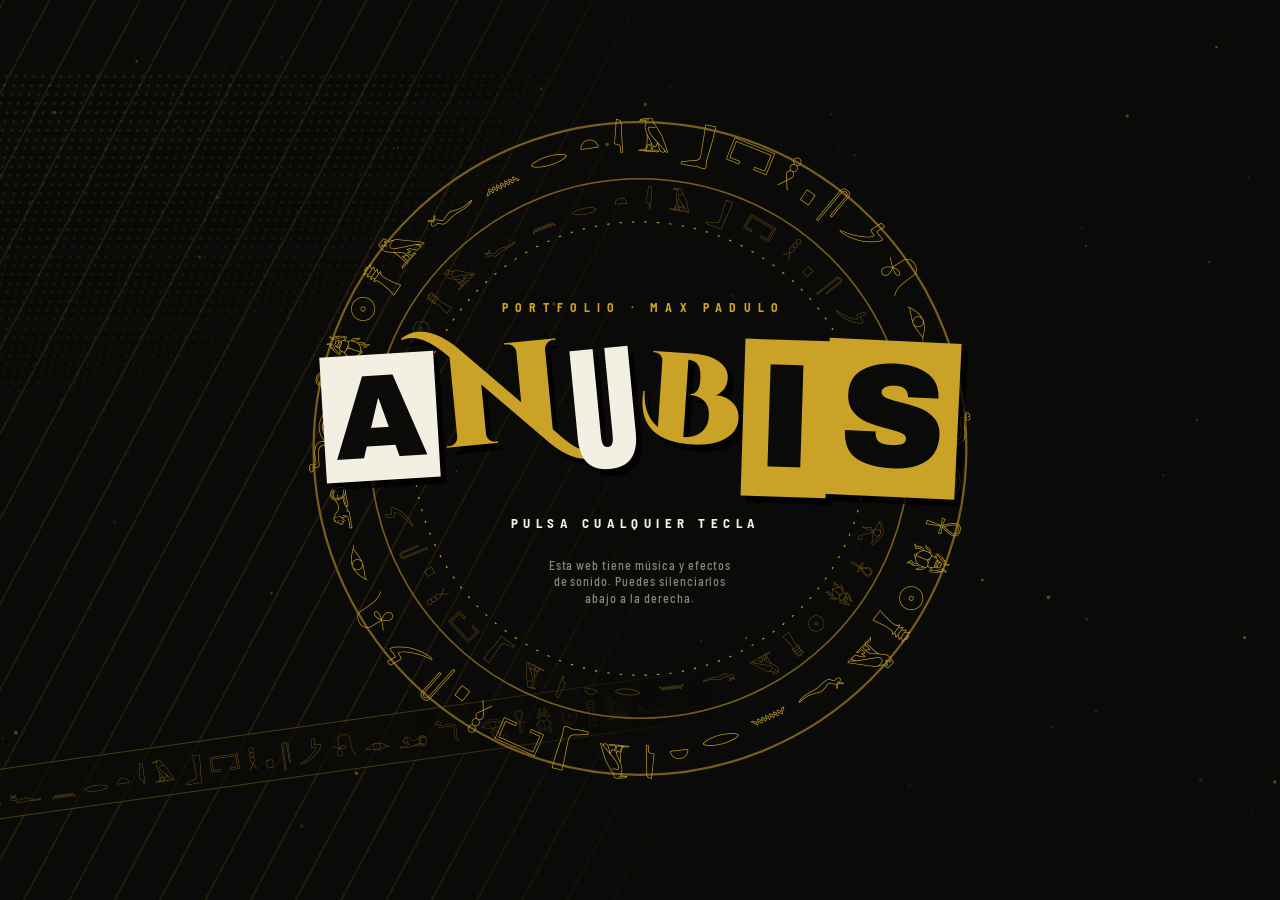
<file: anubis/index.html>
<!doctype html>
<html lang="es">
<head>
<meta charset="utf-8">
<meta name="viewport" content="width=device-width, initial-scale=1, viewport-fit=cover">
<title>El Templo de Anubis · Portfolio jugable de Max Padulo</title>
<meta name="description" content="Portfolio de Max Padulo Santamaria, programador full stack de Andorra interesado en la inteligencia artificial. Premio Nacional al Estudio, Grado Superior en DAM y proyectos como Diaria, Alfred y FastBow.">
<meta name="author" content="Max Padulo Santamaria">
<meta name="robots" content="index, follow">
<link rel="canonical" href="https://mrmaxpasa.github.io/anubis/">
<meta name="theme-color" content="#0A0A08">
<link rel="icon" type="image/png" sizes="32x32" href="favicon-32.png">
<link rel="icon" type="image/png" sizes="192x192" href="favicon-192.png">
<link rel="apple-touch-icon" href="apple-touch-icon.png">
<meta property="og:type" content="website">
<meta property="og:locale" content="es_ES">
<meta property="og:site_name" content="Max Padulo">
<meta property="og:title" content="Max Padulo · Programador full stack en Andorra">
<meta property="og:description" content="Portfolio de Max Padulo Santamaria, programador full stack de Andorra interesado en la inteligencia artificial. Premio Nacional al Estudio, Grado Superior en DAM y proyectos como Diaria, Alfred y FastBow.">
<meta property="og:url" content="https://mrmaxpasa.github.io/anubis/">
<meta property="og:image" content="https://mrmaxpasa.github.io/anubis/og-image.jpg">
<meta property="og:image:width" content="1200">
<meta property="og:image:height" content="630">
<meta property="og:image:alt" content="Max Padulo: portfolio con estética de videojuego protagonizado por un Anubis dorado">
<meta name="twitter:card" content="summary_large_image">
<meta name="twitter:title" content="Max Padulo · Programador full stack en Andorra">
<meta name="twitter:description" content="Portfolio de Max Padulo Santamaria, programador full stack de Andorra interesado en la inteligencia artificial. Premio Nacional al Estudio, Grado Superior en DAM y proyectos como Diaria, Alfred y FastBow.">
<meta name="twitter:image" content="https://mrmaxpasa.github.io/anubis/og-image.jpg">
<script type="application/ld+json">{"@context": "https://schema.org", "@type": "Person", "name": "Max Padulo Santamaria", "alternateName": ["Max Padulo", "MrMaxpasa"], "url": "https://mrmaxpasa.github.io/anubis/", "image": "https://mrmaxpasa.github.io/anubis/og-image.jpg", "email": "mailto:max.padulo.santamaria@gmail.com", "jobTitle": "Programador full stack", "nationality": "Andorra", "address": {"@type": "PostalAddress", "addressCountry": "AD"}, "knowsLanguage": ["ca", "es", "fr", "en"], "knowsAbout": ["Desarrollo full stack", "Inteligencia artificial", "Aplicaciones multiplataforma", "JavaScript", "TypeScript", "React Native", "Kotlin", "Java", "Python", "SQL", "PHP", "C#"], "alumniOf": [{"@type": "EducationalOrganization", "name": "Salesians de Sarrià"}, {"@type": "EducationalOrganization", "name": "4Geeks Academy"}, {"@type": "EducationalOrganization", "name": "Centre de Formació Professional d'Aixovall"}, {"@type": "EducationalOrganization", "name": "Col·legi Sant Ermengol"}], "award": "Premio Nacional al Estudio (Premi Nacional a l'Estudi) de Bachillerato Profesional, curso 2023-2024, Gobierno de Andorra", "sameAs": ["https://github.com/MrMaxpasa", "https://t.me/MrMaxpasa"]}</script>
<link rel="stylesheet" href="fonts/fonts.css">
<style>
[hidden]{display:none!important}
body{margin:0}
.sr-only{position:absolute!important;width:1px;height:1px;padding:0;margin:-1px;overflow:hidden;clip:rect(0 0 0 0);white-space:nowrap;border:0}
/* Layout: pantalla única tipo menú de videojuego. Menú a la izquierda, Anubis a la derecha; en móvil, Anubis arriba y menú abajo. */
:root{
  --ink:#0A0A08;        /* negro base (igualado al fondo del vídeo) */
  --coal:#1C1814;       /* negro carbón: paneles */
  --bronze:#7A5C1E;     /* bordes, jeroglíficos */
  --gold:#C9A227;       /* títulos, selección */
  --gold-hi:#F5C842;    /* brillos */
  --ivory:#F4EFE3;      /* texto y contrastes */
  --lapis:#2456B8;      /* acento puntual */
  --papyrus:#EEE4CB;    /* hoja del expediente */
  --f-block:"Archivo Black","Arial Black",Impact,sans-serif;
  --f-cond:"Anton",Impact,"Arial Narrow",sans-serif;
  --f-egypt:"Cinzel Decorative","Trajan Pro",Georgia,serif;
  --f-ui:"Barlow Semi Condensed","Arial Narrow",system-ui,sans-serif;
  --f-mono:"JetBrains Mono",ui-monospace,Menlo,monospace;
  --f-glyph:"Noto Sans Egyptian Hieroglyphs",serif;
  --gx:max(16px,env(safe-area-inset-left,0px));
  --gxr:max(16px,env(safe-area-inset-right,0px));
  color-scheme:dark;
}
html,body{height:100%;background:var(--ink);color:var(--ivory)}
@supports (height:100dvh){html,body{height:100dvh}}
body{overflow:hidden;font-family:var(--f-ui);-webkit-font-smoothing:antialiased}
button{font:inherit;color:inherit}
:focus-visible{outline:2px solid var(--gold-hi);outline-offset:3px}

#app{position:relative;height:100%;overflow:hidden;background:var(--ink);isolation:isolate}

/* ---------- Anubis ---------- */
#anubisWrap{position:absolute;inset:0;z-index:0;transition:transform 0s}
#app[data-screen="dossier"] #anubisWrap{transform:scaleX(-1) translateX(19%)}
#app[data-screen="dossier"] #anubis{filter:brightness(.72)}
#anubis{position:absolute;inset:0;width:100%;height:100%;object-fit:cover;object-position:82% 0%;z-index:0;
  transform-origin:72% 100%;transition:opacity .25s, filter .3s;animation:breathe 5.2s ease-in-out infinite;background:var(--ink)}
@keyframes breathe{0%,100%{transform:scale(1)}50%{transform:scale(1.009) translateY(-.25%)}}
#app[data-screen="start"] #anubis,#app[data-screen="skills"] #anubis{opacity:0}
#app[data-screen="sealed"] #anubis{filter:brightness(.55) saturate(.8)}

/* ---------- Decorado ---------- */
.decor{position:absolute;inset:0;z-index:1;pointer-events:none;
  -webkit-mask-image:linear-gradient(90deg,#000 0,#000 30%,transparent 56%);mask-image:linear-gradient(90deg,#000 0,#000 30%,transparent 56%)}
.stripes{position:absolute;inset:-10%;background:repeating-linear-gradient(118deg,transparent 0 38px,rgba(122,92,30,.20) 38px 40px)}
.halftone{position:absolute;left:-8%;top:8%;width:46%;height:62%;transform:skewX(-14deg);
  background:radial-gradient(circle,rgba(201,162,39,.16) 1.1px,transparent 1.7px) 0 0/9px 9px;
  -webkit-mask-image:linear-gradient(160deg,#000 10%,transparent 75%);mask-image:linear-gradient(160deg,#000 10%,transparent 75%)}
.band{position:absolute;left:-12%;bottom:15%;width:84%;transform:rotate(-8deg);border-block:1px solid rgba(122,92,30,.6);
  overflow:hidden;white-space:nowrap;padding:6px 0;background:rgba(10,10,8,.6)}
.band span{display:inline-block;font-family:var(--f-glyph);font-size:22px;letter-spacing:.35em;color:var(--bronze);animation:marquee 60s linear infinite}
@keyframes marquee{to{transform:translateX(-50%)}}
#dust{position:absolute;inset:0;width:100%;height:100%;z-index:2;pointer-events:none;mix-blend-mode:screen;opacity:.75}

/* ---------- HUD ---------- */
.hud{position:absolute;left:0;right:0;z-index:5;display:flex;justify-content:space-between;align-items:flex-start;gap:12px;
  padding-left:var(--gx);padding-right:var(--gxr);pointer-events:none}
.hud.top{top:0;padding-block:14px 0}
.hud.bottom{bottom:0;align-items:flex-end;padding-block:28px 12px;background:linear-gradient(rgba(10,10,8,0),rgba(10,10,8,.92) 55%)}
.hud > *{pointer-events:auto}
.tag{font:700 11px/1 var(--f-ui);letter-spacing:.22em;text-transform:uppercase;background:var(--ink);color:var(--ivory);
  padding:7px 10px 6px;border:1px solid var(--ivory);transform:skewX(-10deg);box-shadow:4px 4px 0 var(--gold)}
.tag b{color:var(--gold)}
.cal{display:flex;align-items:stretch;transform:skewX(-10deg);background:var(--ivory);color:var(--ink);box-shadow:-4px 4px 0 var(--gold)}
.cal .d{font:400 30px/1 var(--f-cond);padding:6px 10px 4px;letter-spacing:.02em}
.cal .w{display:flex;flex-direction:column;justify-content:center;padding:4px 10px 4px 0;font:700 11px/1.25 var(--f-ui);letter-spacing:.18em}
.cal .w span:last-child{font-family:var(--f-mono);font-weight:500;letter-spacing:.04em;font-size:12px}
.keys{display:flex;flex-wrap:wrap;gap:6px 14px;font:700 10.5px/1 var(--f-ui);letter-spacing:.2em;color:rgba(244,239,227,.8)}
.keys span{display:inline-flex;align-items:center;gap:6px}
.keys kbd{font:700 10px/1 var(--f-ui);background:var(--ivory);color:var(--ink);padding:4px 6px 3px;transform:skewX(-12deg);letter-spacing:.08em}
.touch-only{display:none}
@media (hover:none) and (pointer:coarse){.keys .k-only{display:none}.touch-only{display:inline-flex}}
.hud-btns{display:flex;gap:8px;flex-wrap:wrap;justify-content:flex-end}
.hud-btns > *{pointer-events:auto}
.snd{display:inline-flex;align-items:center;gap:8px;background:var(--ink);border:1px solid var(--ivory);padding:7px 10px;cursor:pointer;
  font:700 10.5px/1 var(--f-ui);letter-spacing:.2em;transform:skewX(-10deg)}
.snd svg{width:16px;height:16px}
.snd[aria-pressed="false"] .on,.snd[aria-pressed="true"] .off{display:none}
.snd:hover{background:var(--gold);color:var(--ink)}
#app[data-screen="start"] .hud{opacity:0;pointer-events:none}
#app[data-screen="start"] .hud > *{pointer-events:none}

/* ---------- Pantallas ---------- */
.screen{position:absolute;inset:0;z-index:3;padding-left:var(--gx);padding-right:var(--gxr);padding-block:64px 56px}
.screen[hidden]{display:none!important}

/* letras collage */
.word{display:inline-flex;align-items:center;flex-wrap:nowrap;font-size:var(--fs,48px);line-height:1;white-space:nowrap;
  filter:drop-shadow(.05em .06em 0 rgba(0,0,0,.75))}
.lt{display:inline-block;font-size:calc(1em * var(--k,1));transform:translateY(var(--y,0)) rotate(var(--r,0));padding:0 .03em;margin-right:-.01em}
.lt.sp{width:.3em}
.l-a{font-family:var(--f-block);background:var(--ivory);color:var(--ink);padding:.03em .09em}
.l-b{font-family:var(--f-cond);color:var(--ivory)}
.l-c{font-family:var(--f-egypt);font-weight:900;color:var(--gold)}
.l-d{font-family:var(--f-block);background:var(--gold);color:var(--ink);padding:.03em .09em}
.l-e{font-family:var(--f-cond);background:var(--ink);color:var(--ivory);box-shadow:0 0 0 .045em var(--ivory);padding:0 .09em;margin:0 .07em}

/* ---------- Inicio ---------- */
#scr-start{display:grid;place-items:center;text-align:center;cursor:pointer}
.ring-wrap{position:absolute;left:50%;top:50%;width:min(86vmin,680px);aspect-ratio:1;transform:translate(-50%,-50%);transition:transform .6s cubic-bezier(.6,0,.2,1),opacity .6s}
.ring-wrap svg{width:100%;height:100%;overflow:visible}
.ring-a{transform-origin:300px 300px;animation:spin 90s linear infinite}
.ring-b{transform-origin:300px 300px;animation:spin 140s linear infinite reverse}
@keyframes spin{to{transform:rotate(360deg)}}
.start-core{position:relative;display:flex;flex-direction:column;align-items:center;gap:18px;transition:transform .5s,opacity .4s}
.start-core .kicker{font:700 12px/1 var(--f-ui);letter-spacing:.6em;color:var(--gold);padding-left:.6em}
.start-core .word{--fs:clamp(54px,11vw,128px)}
.press{font:700 13px/1 var(--f-ui);letter-spacing:.42em;color:var(--ivory);padding:10px 14px 9px .42em;animation:blink 1.4s steps(2,jump-none) infinite}
.press .t{display:none}
@media (hover:none) and (pointer:coarse){.press .k{display:none}.press .t{display:inline}}
@keyframes blink{50%{opacity:.25}}
.sound-note{font:500 12px/1.4 var(--f-ui);letter-spacing:.08em;color:rgba(244,239,227,.55);max-width:32ch}
#scr-start.leaving .ring-wrap{transform:translate(-50%,-50%) scale(2.6);opacity:0}
#scr-start.leaving .start-core{transform:scale(.9);opacity:0}
.flash{position:absolute;inset:0;z-index:11;pointer-events:none;background:radial-gradient(circle at 56% 30%,var(--gold-hi),rgba(201,162,39,.6) 30%,transparent 70%);opacity:0}
.flash.go{animation:flash .7s ease-out}
@keyframes flash{0%{opacity:0}20%{opacity:.85}100%{opacity:0}}

/* ---------- Menú ---------- */
#scr-menu{display:flex;flex-direction:column;justify-content:center}
.menu-col{display:flex;flex-direction:column;gap:clamp(10px,2vh,22px);max-width:min(600px,50vw);min-width:0}
.kick{font:700 11px/1 var(--f-ui);letter-spacing:.55em;color:rgba(244,239,227,.75)}
.name{display:flex;flex-direction:column;align-items:flex-start;gap:4px}
.name .w1{--fs:clamp(44px,6.4vw,92px)}
.name .w2{--fs:clamp(30px,4.6vw,66px);margin-left:.35em}
.pitch{position:relative;background:var(--ink);border:1px solid rgba(244,239,227,.85);padding:14px 16px 15px;max-width:46ch;transform:skewX(-4deg);box-shadow:6px 6px 0 rgba(201,162,39,.85)}
.pitch > *{transform:skewX(4deg)}
.pitch code{display:block;font:500 12px/1.4 var(--f-mono);color:var(--gold);margin-bottom:6px}
.pitch p{margin:0;font:500 15px/1.45 var(--f-ui);color:rgba(244,239,227,.92)}
.pitch .note{position:absolute;top:-10px;right:10px;font:700 9.5px/1 var(--f-ui);letter-spacing:.2em;background:var(--lapis);color:var(--ivory);padding:4px 7px}
.items{display:flex;flex-direction:column;align-items:flex-start;gap:clamp(2px,.8vh,10px);margin:0;padding:0;list-style:none}
.item{position:relative;isolation:isolate;display:flex;align-items:center;gap:.35em;background:none;border:0;padding:.06em .4em .06em .1em;cursor:pointer;--fs:clamp(26px,3.5vw,50px)}
.item::before{content:"";position:absolute;inset:6% -8% 6% -6%;background:var(--gold);transform:skewX(-18deg) scaleX(0);transform-origin:left;transition:transform .2s cubic-bezier(.3,1.5,.5,1);z-index:-1;box-shadow:5px 5px 0 var(--ink),6px 6px 0 var(--ivory)}
.item.sel::before{transform:skewX(-18deg) scaleX(1)}
.item.sel .l-b,.item.sel .l-c{color:var(--ink)}
.item.sel .l-d{background:var(--ink);color:var(--gold-hi)}
.item.sel .word{animation:jolt .26s ease-out}
.item .ptr{font-family:var(--f-glyph);font-size:.62em;color:var(--gold-hi);opacity:0;transform:translateX(-8px);transition:opacity .15s,transform .15s;text-shadow:0 0 10px rgba(245,200,66,.7)}
.item.sel .ptr{opacity:1;transform:none;animation:bob 1s ease-in-out infinite;color:var(--ink);text-shadow:none}
@keyframes jolt{0%{transform:translateX(0)}30%{transform:translateX(7px) rotate(-1deg)}60%{transform:translateX(-3px)}100%{transform:none}}
@keyframes bob{50%{transform:translateX(-5px)}}
.screen.enter .item{animation:slideIn .5s cubic-bezier(.2,.9,.25,1.15) both;animation-delay:calc(var(--i)*70ms + 120ms)}
.screen.enter .name,.screen.enter .pitch,.screen.enter .kick{animation:slideIn .5s cubic-bezier(.2,.9,.25,1.1) both}
.screen.enter .pitch{animation-delay:60ms}
@keyframes slideIn{from{opacity:0;transform:translateX(-60px) skewX(-8deg)}}

/* ---------- Cabecera de sección ---------- */
.sec-head{display:flex;align-items:flex-end;gap:14px;flex-wrap:wrap}
.sec-head .word{--fs:clamp(40px,6vw,84px)}
.esc{font:700 10px/1 var(--f-ui);letter-spacing:.22em;background:var(--ivory);color:var(--ink);padding:5px 8px 4px;transform:skewX(-12deg);border:0;cursor:pointer;margin-bottom:8px}
.esc:hover{background:var(--gold)}
.stamp{font:700 10px/1 var(--f-ui);letter-spacing:.22em;color:var(--lapis);border:2px solid var(--lapis);padding:5px 8px 4px;transform:rotate(-4deg);margin-bottom:10px;background:rgba(36,86,184,.08);color:#7FA2E8}
.screen.enter .sec-head{animation:slideIn .45s cubic-bezier(.2,.9,.25,1.1) both}
.stamp:empty{display:none}
.feat-link{display:inline-block;margin-top:10px;font:700 10px/1 var(--f-ui);letter-spacing:.18em;color:var(--ink);background:var(--gold-hi);padding:7px 10px 6px;text-decoration:none;transform:skewX(-10deg)}
.feat-link:hover,.feat-link:focus-visible{background:var(--ivory)}
.tools{display:flex;flex-wrap:wrap;gap:8px;padding:4px 10px 8px}
.tools .chip{font-size:10.5px;padding:6px 9px 5px}
.screen.enter .tools{animation:fadeUp .4s ease-out 1.2s both}

/* ---------- Habilidades ---------- */
#scr-skills{overflow-y:auto;overflow-x:hidden;scrollbar-width:thin;scrollbar-color:var(--bronze) transparent}
.skills-col{position:relative;z-index:2;display:flex;flex-direction:column;gap:18px;max-width:min(720px,58vw);min-width:0}
.group{display:flex;flex-direction:column;gap:2px;min-width:0}
.g-title{align-self:flex-start;font:400 19px/1 var(--f-cond);letter-spacing:.08em;background:var(--ivory);color:var(--ink);padding:6px 12px 5px;transform:skewX(-12deg);box-shadow:4px 4px 0 var(--gold);margin-bottom:8px}
.row{position:relative;display:grid;grid-template-columns:minmax(0,13.5em) minmax(80px,1fr) 7.6em;align-items:center;gap:6px 14px;padding:6px 10px;cursor:default;min-width:0}
.row::before{content:"";position:absolute;inset:0;background:rgba(201,162,39,.09);transform:skewX(-14deg) scaleX(0);transform-origin:left;transition:transform .18s;z-index:-1;border-left:4px solid var(--gold-hi)}
.row.sel::before{transform:skewX(-14deg) scaleX(1)}
.r-name{font:700 14.5px/1.15 var(--f-ui);letter-spacing:.14em;text-transform:uppercase;color:var(--ivory);min-width:0}
.track{position:relative;height:14px;transform:skewX(-22deg);border:1px solid rgba(201,162,39,.45);
  background:radial-gradient(circle,rgba(244,239,227,.14) .9px,transparent 1.3px) 0 0/5px 5px,var(--coal);overflow:hidden}
.fill{position:absolute;left:0;top:0;bottom:0;width:calc(var(--lv) * 20%);background:var(--gold);transform-origin:left}
.fill::after{content:"";position:absolute;right:0;top:0;bottom:0;width:5px;background:var(--gold-hi);box-shadow:0 0 10px 2px rgba(245,200,66,.8)}
.row.sel .fill{background:var(--gold-hi)}
.rank{display:flex;align-items:baseline;justify-content:flex-end;gap:6px;white-space:nowrap}
.rank .n{font:900 18px/1 var(--f-egypt);color:var(--gold-hi)}
.rank .t{font:700 9.5px/1 var(--f-ui);letter-spacing:.18em;color:rgba(244,239,227,.65)}
.use{grid-column:1/-1;max-height:0;overflow:hidden;opacity:0;transition:max-height .22s,opacity .2s;font:500 13px/1.35 var(--f-ui);color:var(--gold);letter-spacing:.04em}
.use::before{content:"𓂀 ";font-family:var(--f-glyph)}
.row.sel .use{max-height:3em;opacity:1}
.screen.enter .g-title{animation:slideIn .4s cubic-bezier(.2,.9,.25,1.1) both;animation-delay:calc(var(--g)*110ms + 80ms)}
.screen.enter .row{animation:rowIn .38s cubic-bezier(.2,.9,.3,1.1) both;animation-delay:calc(var(--d)*55ms + 160ms)}
.screen.enter .fill{animation:fillIn .65s cubic-bezier(.2,.8,.2,1) both;animation-delay:calc(var(--d)*55ms + 300ms)}
.screen.enter .fill::after{animation:glint .5s ease-out both;animation-delay:calc(var(--d)*55ms + 880ms)}
.screen.enter .rank{animation:pop .3s cubic-bezier(.3,1.8,.5,1) both;animation-delay:calc(var(--d)*55ms + 820ms)}
@keyframes rowIn{from{opacity:0;transform:translateX(-50px)}}
@keyframes fillIn{from{transform:scaleX(0)}}
@keyframes glint{0%{box-shadow:0 0 0 0 rgba(245,200,66,0)}40%{box-shadow:0 0 22px 8px rgba(245,200,66,1)}100%{box-shadow:0 0 10px 2px rgba(245,200,66,.8)}}
@keyframes pop{from{opacity:0;transform:scale(1.8)}}
.bust{position:fixed;right:0;top:0;bottom:0;width:44%;z-index:1;pointer-events:none;
  clip-path:polygon(22% 0,100% 0,100% 100%,0 100%);background:var(--ink) url("anubis-poster.jpg") no-repeat 61% 21%/360% auto;animation:kb 20s ease-in-out infinite alternate}
.bust::after{content:"";position:absolute;inset:0;background:radial-gradient(circle,rgba(201,162,39,.30) 1px,transparent 1.6px) 0 0/7px 7px;mix-blend-mode:screen;
  -webkit-mask-image:linear-gradient(100deg,#000 0,transparent 45%);mask-image:linear-gradient(100deg,#000 0,transparent 45%)}
@keyframes kb{from{background-position:61% 21%;background-size:360% auto}to{background-position:62% 19%;background-size:385% auto}}
.bust-frame{position:fixed;right:0;top:0;bottom:0;width:calc(44% + 9px);z-index:1;pointer-events:none;background:var(--gold);clip-path:polygon(calc(22% * 44 / 44) 0,100% 0,100% 100%,0 100%)}
.screen.enter .bust-frame{animation:bustIn .55s cubic-bezier(.2,.9,.2,1) both}
.screen.enter .bust{animation:bustIn .6s cubic-bezier(.2,.9,.2,1) both,kb 20s ease-in-out .6s infinite alternate}
@keyframes bustIn{from{clip-path:polygon(100% 0,100% 0,100% 100%,100% 100%)}}

/* ---------- Sala sellada ---------- */
#scr-sealed{display:flex;flex-direction:column;justify-content:center;gap:26px}
.tablet{position:relative;max-width:min(560px,52vw);background:var(--ivory);color:var(--ink);padding:22px 24px 22px;transform:skewX(-3deg);box-shadow:8px 8px 0 var(--gold),8px 8px 0 1px var(--ink)}
.tablet > *{transform:skewX(3deg)}
.cart{display:inline-flex;align-items:center;gap:.3em;font-family:var(--f-glyph);font-size:26px;color:var(--bronze);border:2px solid var(--bronze);border-radius:999px;padding:4px 18px;margin-bottom:12px;position:relative}
.cart::after{content:"";position:absolute;right:-9px;top:15%;bottom:15%;width:3px;background:var(--bronze)}
.tablet h2{margin:0 0 8px;font:400 30px/1 var(--f-cond);letter-spacing:.04em}
.tablet p{margin:0 0 8px;font:500 15.5px/1.45 var(--f-ui);max-width:48ch}
.tablet .soon{font:700 11px/1 var(--f-ui);letter-spacing:.22em;color:var(--bronze);margin-top:10px}
.screen.enter .tablet{animation:slideIn .5s cubic-bezier(.2,.9,.25,1.1) .12s both}

/* ---------- Expediente ---------- */
#scr-dossier{overflow-y:auto;overflow-x:hidden;display:flex;flex-direction:column;align-items:flex-end;gap:14px;scrollbar-width:thin;scrollbar-color:var(--bronze) transparent}
#scr-dossier .sec-head{width:min(800px,56vw)}
.sheet,.sheet *,#scr-dossier .sec-head{box-sizing:border-box}
.sheet{position:relative;width:min(800px,56vw);flex:none;color:var(--ink);padding:26px 30px 28px;transform:rotate(-.8deg);
  background:repeating-linear-gradient(0deg,rgba(122,92,30,.07) 0 2px,transparent 2px 7px),repeating-linear-gradient(90deg,rgba(122,92,30,.05) 0 3px,transparent 3px 11px),var(--papyrus);
  box-shadow:10px 10px 0 var(--gold),10px 10px 0 1px var(--ink);margin-bottom:8px}
.sh-top{display:flex;justify-content:space-between;align-items:baseline;gap:12px;flex-wrap:wrap;border-bottom:2px solid var(--ink);padding-bottom:8px;margin-bottom:20px;font:700 11px/1.2 var(--f-ui);letter-spacing:.24em}
.sh-top .no{font-family:var(--f-mono);font-weight:500;letter-spacing:.04em;color:var(--bronze)}
.id{display:grid;grid-template-columns:150px minmax(0,1fr);gap:26px;align-items:start}
.photo{position:relative;margin:0;width:150px}
.photo .pic{width:150px;aspect-ratio:3/4;background:var(--ink) url("anubis-poster.jpg") no-repeat 59% 17%/440% auto;border:6px solid #FBF8F1;outline:1px solid rgba(10,10,8,.25);transform:rotate(-3deg);box-shadow:4px 6px 0 rgba(10,10,8,.22)}
.photo svg{position:absolute;top:-20px;left:26px;width:22px;height:60px;transform:rotate(-6deg)}
.photo figcaption{margin-top:12px;text-align:center;font:700 10px/1.3 var(--f-ui);letter-spacing:.2em}
.photo .pend{position:absolute;top:10px;right:-12px;margin:0;transform:rotate(6deg);background:var(--papyrus)}
.fields{display:grid;gap:8px;margin:0;min-width:0}
.f{display:grid;grid-template-columns:7.2em minmax(0,1fr);gap:10px;align-items:baseline;border-bottom:1px dashed rgba(10,10,8,.28);padding-bottom:6px}
.f dt{font:700 10px/1 var(--f-ui);letter-spacing:.22em;color:var(--bronze)}
.f dd{margin:0;font:600 16px/1.25 var(--f-ui)}
.f.big dd{font:400 clamp(24px,2.5vw,34px)/1 var(--f-cond);letter-spacing:.02em}
.feat{margin:24px 0 4px;display:grid;grid-template-columns:auto minmax(0,1fr) auto;gap:16px;align-items:center;background:var(--ink);color:var(--ivory);padding:14px 20px;transform:skewX(-5deg);box-shadow:5px 5px 0 var(--gold)}
.feat > *{transform:skewX(5deg)}
.medal{width:64px;height:64px;flex:none}
.feat .kk{font:700 10px/1 var(--f-ui);letter-spacing:.3em;color:var(--gold-hi)}
.feat h3{margin:5px 0 3px;font:400 23px/1.05 var(--f-cond);letter-spacing:.03em}
.feat p{margin:0;font:500 13.5px/1.35 var(--f-ui);color:rgba(244,239,227,.78)}
.grade{text-align:center;padding-left:14px;border-left:1px solid rgba(201,162,39,.5)}
.grade b{display:block;font:900 32px/1 var(--f-egypt);color:var(--gold-hi)}
.grade span{font:700 9.5px/1 var(--f-ui);letter-spacing:.2em;color:rgba(244,239,227,.7)}
.decl{margin:22px 0 0;font:500 16px/1.65 var(--f-ui);max-width:64ch}
.decl mark{background:var(--ink);color:var(--gold-hi);padding:.04em .3em;font-weight:700;-webkit-box-decoration-break:clone;box-decoration-break:clone}
.cols{display:grid;grid-template-columns:minmax(0,1.15fr) minmax(0,1fr);gap:26px;margin-top:24px}
.blk{display:flex;flex-direction:column;gap:12px;min-width:0}
.blk + .blk{margin-top:14px}
.blk h4{align-self:flex-start;margin:0;font:400 18px/1 var(--f-cond);letter-spacing:.08em;background:var(--ink);color:var(--ivory);padding:6px 11px 5px;transform:skewX(-10deg)}
.tl{list-style:none;margin:0;padding:0 0 0 18px;border-left:2px solid var(--bronze);display:grid;gap:14px}
.tl li{position:relative}
.tl li::before{content:"";position:absolute;left:-25px;top:3px;width:10px;height:10px;background:var(--gold);transform:rotate(45deg);outline:1px solid var(--ink)}
.tl li.now::before{background:var(--lapis)}
.tl .when{font:500 11px/1 var(--f-mono);color:var(--bronze)}
.tl .what{font:700 14.5px/1.25 var(--f-ui);margin:4px 0 2px}
.tl .where{font:500 13px/1.35 var(--f-ui);color:rgba(10,10,8,.72)}
.pend{display:inline-block;font:700 8.5px/1 var(--f-ui);letter-spacing:.18em;color:var(--lapis);border:1px solid var(--lapis);padding:3px 5px 2px;margin-left:6px;vertical-align:2px;background:rgba(36,86,184,.06);white-space:nowrap}
.langs{display:grid;gap:9px}
.lang{display:flex;justify-content:space-between;align-items:baseline;gap:10px;border-bottom:1px dashed rgba(10,10,8,.28);padding-bottom:6px}
.lang b{font:700 14.5px/1.2 var(--f-ui)}
.lang span{font:500 12.5px/1.2 var(--f-ui);color:rgba(10,10,8,.72);text-align:right}
.verdict{position:relative;display:flex;align-items:center;gap:18px;margin-top:28px;padding:16px 190px 0 0;border-top:2px solid var(--ink);min-height:96px}
.verdict svg{width:104px;height:80px;flex:none}
.verdict .vk{font:700 10px/1 var(--f-ui);letter-spacing:.24em;color:var(--bronze)}
.verdict p{margin:6px 0 0;font:700 16px/1.35 var(--f-egypt)}
.seal{position:absolute;right:4px;bottom:-6px;font:400 26px/1 var(--f-cond);letter-spacing:.12em;color:var(--lapis);border:4px double var(--lapis);padding:9px 14px 7px;transform:rotate(-11deg);text-align:center;mix-blend-mode:multiply}
.seal small{display:block;font:700 9px/1 var(--f-ui);letter-spacing:.24em;margin-bottom:4px}
.screen.enter .sheet{animation:sheetIn .6s cubic-bezier(.2,.9,.25,1.05) both}
@keyframes sheetIn{from{opacity:0;transform:translateX(110px) rotate(6deg)}}
.screen.enter .photo{animation:dropIn .5s cubic-bezier(.3,1.4,.5,1) .35s both}
@keyframes dropIn{from{opacity:0;transform:translateY(-50px) rotate(-16deg)}}
.screen.enter .f{animation:fadeUp .35s ease-out both;animation-delay:calc(var(--i)*60ms + 380ms)}
@keyframes fadeUp{from{opacity:0;transform:translateY(10px)}}
.screen.enter .feat{animation:featIn .5s cubic-bezier(.2,.9,.3,1.2) .6s both}
@keyframes featIn{from{opacity:0;transform:skewX(-5deg) translateX(-60px)}}
.screen.enter .medal{animation:medal .7s cubic-bezier(.3,1.6,.5,1) .85s both}
@keyframes medal{from{opacity:0;transform:scale(.2) rotate(-180deg)}}
.screen.enter .decl{animation:fadeUp .4s ease-out .8s both}
.screen.enter .cols{animation:fadeUp .4s ease-out .9s both}
.screen.enter .verdict{animation:fadeUp .4s ease-out 1s both}
.screen.enter .seal{animation:slam .32s cubic-bezier(.5,0,.6,1.6) 1.35s both}
@keyframes slam{from{opacity:0;transform:rotate(-24deg) scale(2.8)}}

/* ---------- Templo de los juegos ---------- */
#scr-temple{overflow-y:auto;overflow-x:hidden;scrollbar-width:thin;scrollbar-color:var(--bronze) transparent}
.temple-sub{margin:-8px 0 2px;font:500 15px/1.45 var(--f-ui);color:rgba(244,239,227,.8);max-width:62ch}
.ankh-count{margin:0 0 8px auto;font:400 22px/1 var(--f-cond);letter-spacing:.05em;color:var(--ink);background:var(--gold-hi);padding:7px 12px 5px;transform:skewX(-10deg);box-shadow:4px 4px 0 var(--ivory);white-space:nowrap}
.ankh-count i{font-style:normal;font-family:var(--f-glyph);margin-right:6px}
.tcover{position:relative;aspect-ratio:16/9;overflow:hidden;border-bottom:2px solid var(--gold);background:var(--coal)}
.tcover.mem{display:grid;grid-template-columns:repeat(4,1fr);gap:6px;padding:12px 20%;background:radial-gradient(circle,rgba(201,162,39,.2),transparent 65%),var(--coal)}
.tcover.mem span{display:grid;place-items:center;font-family:var(--f-glyph);font-size:clamp(14px,1.7vw,24px);background:var(--papyrus);color:var(--ink);border:1px solid var(--ink);box-shadow:2px 2px 0 var(--gold)}
.tcover.mem span.b{background:var(--ink);color:var(--bronze);border-color:var(--gold)}
.tcover.mem span.ok{background:var(--ink);color:var(--gold-hi);border-color:var(--gold-hi);box-shadow:0 0 10px rgba(245,200,66,.6)}
.tcover.run{background:#02070d url("juegos/carrera/desierto.webp") 30% 62%/180% auto no-repeat;overflow:hidden}
.tcover.run .moon{position:absolute;right:8%;top:2%;width:30%;aspect-ratio:200/190;background:url("juegos/carrera/luna.webp") center/contain no-repeat;mix-blend-mode:screen}
.tcover.run .ruins{position:absolute;left:0;right:0;bottom:22%;height:40%;background:url("juegos/carrera/ruinas.webp") 0 100%/auto 100% repeat-x;filter:brightness(.6)}
.tcover.run .gnd{position:absolute;left:0;right:0;bottom:0;height:22%;background:linear-gradient(#1a140e,#0b0907);border-top:2px solid var(--gold)}
.tcover.run .obs{position:absolute;right:16%;bottom:21.5%;height:27%;aspect-ratio:70/168;background:url("juegos/carrera/obstaculos.webp") 21.31% 8.89%/1078.6% 126.8% no-repeat;transform:scaleX(-1);filter:drop-shadow(0 0 5px rgba(245,200,66,.5))}
.tcover.run .hero{position:absolute;left:12%;bottom:21%;height:58%;aspect-ratio:144/200;background:url("juegos/carrera/anubis.webp") no-repeat 22.89% 6.15%/1228.5% 132.5%;filter:drop-shadow(0 0 6px rgba(245,200,66,.75));animation:heroBob .5s ease-in-out infinite}
@keyframes heroBob{50%{transform:translateY(-4%)}}
.tcover.felt{background:radial-gradient(ellipse at 50% 70%,#1d3f7a,#0b1a36 62%,#060d1c)}
.tcover.felt .rail{position:absolute;left:6%;right:6%;top:46%;height:110%;border-radius:50%;border:3px solid #C9A227;box-shadow:0 0 0 4px #0A0A08,0 0 0 6px #7A5C1E}
.tcover .mc{position:absolute;width:15%;aspect-ratio:5/7;background:var(--papyrus);border-radius:4px;box-shadow:0 0 0 1px var(--ink),3px 3px 0 rgba(10,10,8,.6);display:grid;place-items:center;font-family:var(--f-glyph);font-size:clamp(15px,2vw,28px);color:var(--ink);transform:rotate(var(--rt,0));transform-origin:50% 130%}
.tcover .mc::before{content:attr(data-r);position:absolute;left:8%;top:5%;font:400 clamp(10px,1.1vw,15px)/1 var(--f-cond);color:var(--ink)}
.tcover .mc.fc{background:linear-gradient(var(--ink),var(--ink)) padding-box,var(--papyrus);border:3px solid var(--papyrus);box-shadow:0 0 0 1px var(--ink),inset 0 0 0 1px var(--gold),3px 3px 0 rgba(10,10,8,.6);color:var(--gold-hi)}
.tcover .mc.fc::before{color:var(--gold-hi)}
.tcover .v21{position:absolute;left:66%;top:22%;font:400 clamp(18px,2.2vw,30px)/1 var(--f-cond);background:var(--gold-hi);color:var(--ink);padding:4px 8px 3px;transform:skewX(-10deg);box-shadow:3px 3px 0 var(--ink)}
.tcover .ch{position:absolute;width:11%;aspect-ratio:1;border-radius:50%;background:radial-gradient(circle,#C9A227 0 46%,#0A0A08 46% 51%,transparent 51%),repeating-conic-gradient(#C9A227 0 22.5deg,#0A0A08 22.5deg 45deg);box-shadow:0 2px 0 rgba(0,0,0,.5)}
.tcover .ch.b{background:radial-gradient(circle,#2456B8 0 46%,#F4EFE3 46% 51%,transparent 51%),repeating-conic-gradient(#2456B8 0 22.5deg,#F4EFE3 22.5deg 45deg)}
.tcover.rl .whs{position:absolute;left:12%;top:8%;width:42%;border-radius:50%;box-shadow:5px 5px 0 rgba(201,162,39,.85)}
.tcover.rl .whs svg{display:block;width:100%;animation:whSpin 16s linear infinite;will-change:transform}
.tcover.rl .wh{position:absolute;left:14%;top:10%;width:40%;aspect-ratio:1;border-radius:50%;background:radial-gradient(circle,#0A0A08 0 20%,#C9A227 20% 23%,#2a2010 23% 60%,#C9A227 60% 62%,transparent 62%),repeating-conic-gradient(#0A0A08 0 9.73deg,#A8361C 9.73deg 19.46deg);box-shadow:0 0 0 4px #C9A227,0 8px 18px rgba(0,0,0,.6);animation:whSpin 16s linear infinite}
.tcover.rl .rn{position:absolute;width:11%;aspect-ratio:1;border-radius:50%;display:grid;place-items:center;font:400 clamp(12px,1.4vw,18px)/1 var(--f-cond);color:var(--ivory);box-shadow:0 0 0 2px var(--gold)}
.tcover.pyr{background:#02070d url("juegos/carrera/desierto.webp") 50% 70%/170% auto no-repeat}
.tcover.pyr .bk{position:absolute;left:50%;height:9%;background:linear-gradient(#D1AE72,#9C7744);box-shadow:inset 0 2px 0 rgba(255,240,200,.35),inset 0 -2px 0 rgba(0,0,0,.3),0 0 0 1px rgba(60,40,15,.6);transform:translateX(-50%)}
.tcover.pyr .bk.g{background:linear-gradient(#F5C842,#C9A227)}
.tcover.pyr .mv{animation:pyrMv 2.4s ease-in-out infinite alternate;box-shadow:inset 0 2px 0 rgba(255,240,200,.35),0 0 10px rgba(245,200,66,.7)}
@keyframes pyrMv{from{transform:translateX(-105%)}to{transform:translateX(5%)}}
.tcover.pyr .gl{position:absolute;left:0;right:0;bottom:12%;height:2px;background:var(--gold)}
.tcover.pyr .sand{position:absolute;left:0;right:0;bottom:0;height:12%;background:linear-gradient(#2a2014,#0e0a06)}
.tcover.hat{background:radial-gradient(ellipse at 50% 18%,rgba(201,120,40,.35),transparent 60%),#06050a}
.tcover.hat .sun{position:absolute;left:50%;top:9%;width:15%;aspect-ratio:1;border-radius:50%;transform:translateX(-50%);background:radial-gradient(circle at 38% 34%,#F06A3C,#9C2B18);box-shadow:0 0 0 2px #F5C842,0 0 18px rgba(240,106,60,.7);animation:hatSun .54s ease-in-out infinite alternate}
.tcover.hat .horns{position:absolute;left:50%;top:5%;width:32%;aspect-ratio:2.2;transform:translateX(-50%);border:3px solid #C9A227;border-top:0;border-radius:0 0 50% 50%/0 0 100% 100%;transform:translateX(-50%) rotate(180deg)}
@keyframes hatSun{to{box-shadow:0 0 0 2px #F5C842,0 0 30px rgba(240,106,60,.95)}}
.tcover.hat .ln{position:absolute;top:0;bottom:0;width:13%;border-left:1px solid rgba(201,162,39,.25);background:linear-gradient(transparent,rgba(20,16,10,.85))}
.tcover.hat .rc{position:absolute;bottom:13%;width:7.5%;aspect-ratio:1;border-radius:50%;background:#0A0A08;box-shadow:0 0 0 2px var(--c);transform:translateX(-50%)}
.tcover.hat .nt{position:absolute;width:5.5%;aspect-ratio:1;background:var(--c);transform:translateX(-50%) rotate(45deg);box-shadow:0 0 0 2px #0A0A08,0 0 10px rgba(245,200,66,.6);animation:hatNt 1.6s linear infinite;animation-delay:var(--d)}
@keyframes hatNt{from{top:-10%}to{top:84%}}
.tcover.hat .dancer{position:absolute;left:3%;bottom:2%;height:94%;aspect-ratio:218/415;background:url("juegos/hathor/hathor.webp") 33.333% 0/400% 100% no-repeat;filter:drop-shadow(0 0 8px rgba(245,200,66,.35));animation:hatDance 1.07s steps(1) infinite}
@keyframes hatDance{50%{background-position:66.666% 0}}
.tcover.hat .dancer.r{left:auto;right:3%;animation-delay:-.535s}
.tcover.hat .jl{position:absolute;left:24%;right:24%;bottom:17%;height:2px;background:#F5C842}
.tcover.lab{background:#050403}
.tcover.lab .mz{position:absolute;inset:-6% -2%;display:grid;grid-template-columns:repeat(17,1fr);grid-template-rows:repeat(10,1fr)}
.tcover.lab .mz i{background:#120e09}.tcover.lab .mz i.w{background:#2a2116;box-shadow:inset 0 -3px 0 #16110b,inset 0 -4px 0 rgba(201,162,39,.4)}
.tcover.lab .dk{position:absolute;inset:0;background:radial-gradient(circle at 38% 56%,transparent 0 9%,rgba(5,4,3,.6) 18%,rgba(5,4,3,.96) 30%)}
.tcover.lab .hero{position:absolute;left:38%;top:56%;width:6%;aspect-ratio:1;border-radius:50%;background:#17130f;box-shadow:0 0 0 2px #C9A227,0 0 16px rgba(240,140,50,.8);transform:translate(-50%,-50%)}
.tcover.lab .key{position:absolute;left:73%;top:30%;font-size:clamp(16px,2vw,26px);color:#F5C842;text-shadow:0 0 10px rgba(245,200,66,.9);transform:rotate(-20deg)}
.tcover.lab .eye{position:absolute;width:1.2%;aspect-ratio:1;border-radius:50%;background:#ff3b2a;box-shadow:0 0 6px #ff3b2a,9px 0 0 #ff3b2a,9px 0 6px #ff3b2a;animation:labEye 2s steps(1) infinite}
@keyframes labEye{90%{opacity:0}}
.tcover.chs{background:radial-gradient(ellipse at 70% 30%,rgba(201,162,39,.18),transparent 60%),#0d0a07;perspective:600px}
.tcover.chs .brd{position:absolute;left:-6%;right:22%;bottom:-38%;height:110%;display:grid;grid-template-columns:repeat(8,1fr);grid-template-rows:repeat(5,1fr);transform:rotateX(52deg);transform-origin:50% 100%;box-shadow:0 0 0 3px #C9A227,0 0 0 6px #0A0A08}
.tcover.chs .brd i{background:#E8DAB5}.tcover.chs .brd i.d{background:#A9834D}
.tcover.chs .th{position:absolute;right:2%;bottom:0;height:96%;filter:drop-shadow(0 0 10px rgba(245,200,66,.3))}
.tcover.chs .pc{position:absolute;width:15%;filter:drop-shadow(0 4px 3px rgba(0,0,0,.5))}.tcover.chs .pc svg{display:block;width:100%}
.tcover.chs .pc.k{left:16%;bottom:16%;width:18%}.tcover.chs .pc.q{left:40%;bottom:30%;width:14%}.tcover.chs .pc.n{left:58%;bottom:10%;width:17%}
.tcover.sl{background:radial-gradient(ellipse at 50% 30%,#3a1d0c,#1a0d06 55%,#070403);display:grid;place-items:center}
.tcover.sl .mach{position:relative;width:34%;aspect-ratio:1.25;margin-top:9%;background:linear-gradient(#2a1c0c,#140c05);border:3px solid #C9A227;border-radius:10px;box-shadow:0 0 0 3px #0A0A08,0 8px 16px rgba(0,0,0,.6);display:grid;grid-template-columns:repeat(3,1fr);gap:3px;padding:8% 6%}
.tcover.sl .mach i{background:#F4EFE3 url("juegos/logros/iconos.webp") 0 0/800% 500% no-repeat;background-origin:content-box;padding:12%;box-shadow:inset 0 0 0 2px #0A0A08;border-radius:2px}
.tcover.sl .sun{position:absolute;left:50%;top:6%;width:13%;aspect-ratio:1;border-radius:50%;transform:translateX(-50%);background:radial-gradient(circle at 38% 34%,#FFD27A,#F06A3C 45%,#9C2B18 80%);box-shadow:0 0 0 2px #C9A227,0 0 20px rgba(240,106,60,.7)}
.tcover.sl .wing{position:absolute;top:10%;width:16%;height:6%;background:#C9A227;clip-path:polygon(0 50%,100% 0,100% 100%)}
.tcover.dd{display:flex;align-items:center;justify-content:center;gap:4%}
.tcover.dd .die{width:14%;aspect-ratio:1;display:grid;grid-template-columns:repeat(3,1fr);grid-template-rows:repeat(3,1fr);padding:1.6%;box-sizing:border-box;background:linear-gradient(145deg,#FBF6EA,#E3D7BC);border-radius:18%;box-shadow:0 4px 0 #7A5C1E,0 8px 12px rgba(0,0,0,.5);transform:rotate(var(--r))}
.tcover.dd .die i{border-radius:50%;width:100%;height:100%;transform:scale(.68)}.tcover.dd .die i.on{background:#0A0A08}.tcover.dd .die.red i.on{background:#A8361C}
.tcover.dd .sumb{position:absolute;right:8%;top:10%;font:400 clamp(18px,2.6vw,34px)/1 var(--f-cond);color:var(--ink);background:var(--gold-hi);padding:4px 10px 2px;transform:skewX(-10deg);box-shadow:3px 3px 0 var(--ivory)}
.tcover.mm .arr{position:absolute;font:400 clamp(20px,3vw,40px)/1 var(--f-cond);color:var(--gold-hi);text-shadow:0 2px 0 #000;animation:mmArr 1.2s ease-in-out infinite alternate}
.tcover.mm .arr.d{color:var(--ivory);animation-delay:.6s}
@keyframes mmArr{to{transform:translateY(-12%)}}
.tcover.mm .mult{position:absolute;right:9%;bottom:16%;font:400 clamp(16px,2.2vw,28px)/1 var(--f-cond);color:var(--ink);background:var(--gold-hi);padding:4px 10px 2px;transform:skewX(-10deg);box-shadow:3px 3px 0 var(--ivory)}
.tcover.sn{display:grid;place-items:center;background:radial-gradient(circle at 70% 20%,rgba(201,206,214,.18),transparent 55%),var(--coal)}
.tcover.sn .snb{width:78%;aspect-ratio:10/3.1;display:grid;grid-template-columns:repeat(10,1fr);gap:2px;padding:5px;background:#3a2a14;box-shadow:0 0 0 2px var(--ivory),5px 5px 0 rgba(201,162,39,.85);transform:perspective(500px) rotateX(18deg)}
.tcover.sn .snb i{background:#E6D7B3;box-shadow:inset 0 0 0 1px #0A0A08;display:grid;place-items:center;font-style:normal;font-family:var(--f-glyph);font-size:clamp(9px,1vw,14px);color:var(--ink)}
.tcover.sn .snb i.g{background:#F5C842}.tcover.sn .snb i.w{background:#2a5ea8;color:#BFD3F2}
.tcover.sn .cn,.tcover.sn .spl{position:absolute;width:6.5%;aspect-ratio:1;transform:translate(-50%,-50%);filter:drop-shadow(0 2px 0 rgba(0,0,0,.5))}
.tcover.sn .cn{background:#F5C842;clip-path:polygon(50% 0,100% 100%,0 100%);box-shadow:inset 0 0 0 2px #0A0A08}
.tcover.sn .spl{background:linear-gradient(#EEF1F5 0 22%,#C9CED6 22% 40%,#9EA6B3 40% 60%,#C9CED6 60% 78%,#EEF1F5 78%);clip-path:polygon(0 0,100% 0,72% 40%,72% 60%,100% 100%,0 100%,28% 60%,28% 40%)}
.tcover.sn .stk{position:absolute;right:8%;bottom:9%;display:flex;gap:4px}
.tcover.sn .stk b{width:9px;height:42px;border-radius:5px;background:repeating-linear-gradient(0deg,#E6D7B3 0 8px,#cdbb91 8px 10px);box-shadow:inset 0 0 0 1.5px #0A0A08;transform:rotate(-8deg)}
.tcover.sn .stk b.d{background:#1c140a;transform:rotate(6deg)}
.tcard.sel .tcover.sn .stk b{animation:gcFlip .5s ease both}.tcard.sel .tcover.sn .stk b:nth-child(2){animation-delay:.06s}.tcard.sel .tcover.sn .stk b:nth-child(3){animation-delay:.12s}
.tcover.jc{background:radial-gradient(ellipse at 50% 30%,rgba(245,200,66,.2),transparent 60%),var(--coal)}
.tcover.jc .aj{position:absolute;left:2%;bottom:0;height:98%;filter:drop-shadow(0 0 10px rgba(0,0,0,.7))}
.tcover.jc .am{position:absolute;right:2%;bottom:0;height:70%;filter:drop-shadow(0 0 10px rgba(0,0,0,.7));transform-origin:50% 100%;transition:transform .3s}
.tcover.jc .sc{position:absolute;left:50%;top:14%;width:28%;transform:translateX(-50%)}.tcover.jc .sc svg{width:100%;height:auto}
.tcover.jc .cd{position:absolute;left:50%;bottom:12%;transform:translateX(-50%) rotate(-3deg);font:500 clamp(10px,1vw,13px)/1 var(--f-mono);color:var(--ink);background:var(--papyrus);padding:5px 8px;box-shadow:3px 3px 0 var(--gold);white-space:nowrap}
.tcard.sel .tcover.jc .am{animation:jcCov .6s cubic-bezier(.3,1.6,.5,1)}
@keyframes jcCov{40%{transform:translateX(-8%) scale(1.1) rotate(-5deg)}}
.tcard.sel .tcover.jc .sc svg{animation:gcSway 1.2s ease-in-out infinite}
.tcover.judge{display:grid;place-items:center;background:radial-gradient(circle,rgba(201,162,39,.16),transparent 65%),var(--coal)}
.tcover.judge svg{width:46%;height:auto;opacity:.55}
.tcard.sealed{cursor:not-allowed}
.tcard.sealed .tcover,.tcard.sealed .p-body{opacity:.55}
.tcard.sealed .p-tag{background:var(--lapis);color:var(--ivory)}
.tcard .seal-stamp{position:absolute;left:50%;top:38%;transform:translate(-50%,-50%) rotate(-10deg);font:400 26px/1 var(--f-cond);letter-spacing:.14em;color:#7FA2E8;border:3px double #7FA2E8;padding:7px 14px 5px;background:rgba(10,10,8,.6);z-index:2}
#scr-arena{padding:0;overflow:hidden}
#arena-stage{position:absolute;inset:0}
.arena-hud{position:absolute;left:0;right:0;top:0;z-index:3;display:flex;align-items:center;gap:12px;padding:14px max(16px,env(safe-area-inset-right,0px)) 0 max(16px,env(safe-area-inset-left,0px));pointer-events:none}
.arena-hud > *{pointer-events:auto}
.arena-hud .tag{max-width:46vw;overflow:hidden;text-overflow:ellipsis;white-space:nowrap}
.arena-score{margin-left:auto;font:400 22px/1 var(--f-cond);letter-spacing:.05em;color:var(--ink);background:var(--ivory);padding:7px 12px 5px;transform:skewX(-10deg);box-shadow:-4px 4px 0 var(--gold);font-variant-numeric:tabular-nums;white-space:nowrap}
.arena-score:empty{display:none}
.arena-score i.g{font-style:normal;font-family:var(--f-glyph);font-size:.8em}
.arena-hud .esc{margin:0}
.arena-loading{position:absolute;inset:0;display:grid;place-items:center;z-index:2}
.arena-loading[hidden],.results[hidden]{display:none!important}
.arena-loading span{font:700 13px/1 var(--f-ui);letter-spacing:.35em;color:var(--gold-hi);animation:blink 1.2s steps(2,jump-none) infinite}
.results{position:absolute;inset:0;z-index:4;display:grid;place-items:center;background:rgba(10,10,8,.74);padding:16px}
.res-card{position:relative;box-sizing:border-box;width:min(540px,100%);color:var(--ink);padding:22px 24px 20px;transform:rotate(-1deg);display:grid;grid-template-columns:minmax(0,1fr) auto;gap:6px 18px;
  background:repeating-linear-gradient(0deg,rgba(122,92,30,.07) 0 2px,transparent 2px 7px),var(--papyrus);box-shadow:10px 10px 0 var(--gold),10px 10px 0 1px var(--ink);animation:sheetInM .4s cubic-bezier(.2,.9,.25,1.05) both}
.res-k{grid-column:1/-1;display:flex;justify-content:space-between;align-items:center;gap:10px;flex-wrap:wrap;font:700 11px/1 var(--f-ui);letter-spacing:.3em;color:var(--bronze);border-bottom:2px solid var(--ink);padding-bottom:8px;margin-bottom:6px}
.res-new{background:var(--ink);color:var(--gold-hi);padding:5px 9px 4px;letter-spacing:.2em;animation:pop .45s cubic-bezier(.3,1.8,.5,1) .25s both}
.res-main{display:flex;flex-direction:column;gap:10px;min-width:0}
.res-score{font:400 clamp(46px,9vw,72px)/1 var(--f-cond);letter-spacing:.02em;font-variant-numeric:tabular-nums}
.res-score small{font-size:.38em;margin-left:6px;color:var(--bronze)}
.res-row{display:flex;justify-content:space-between;gap:12px;border-bottom:1px dashed rgba(10,10,8,.28);padding-bottom:5px;font:700 11px/1.2 var(--f-ui);letter-spacing:.16em;align-items:baseline}
.res-row b{font:400 20px/1 var(--f-cond);letter-spacing:.04em}
.res-row b i{font-style:normal;font-family:var(--f-glyph);margin-right:4px}
.res-portrait{width:92px;height:176px;align-self:end;background-repeat:no-repeat;filter:drop-shadow(0 0 8px rgba(245,200,66,.75));animation:dropIn .5s cubic-bezier(.3,1.4,.5,1) .2s both}
.res-detail{grid-column:1/-1;margin:2px 0 4px;font:500 13.5px/1.4 var(--f-ui);color:rgba(10,10,8,.72)}
.res-btns{grid-column:1/-1;display:flex;gap:12px;flex-wrap:wrap;margin-top:6px}
.res-btn{font:400 18px/1 var(--f-cond);letter-spacing:.08em;border:0;padding:10px 16px 8px;transform:skewX(-10deg);cursor:pointer;background:var(--ink);color:var(--ivory);box-shadow:4px 4px 0 var(--gold)}
.res-btn:hover,.res-btn:focus-visible{background:var(--gold-hi);color:var(--ink)}
.res-btn.alt{background:transparent;color:var(--ink);box-shadow:inset 0 0 0 2px var(--ink)}
.res-btn.alt:hover{background:var(--ink);color:var(--ivory)}
.res-btn kbd{font:700 10px/1 var(--f-ui);letter-spacing:.12em;margin-left:8px;opacity:.65}
#app[data-screen="temple"] #anubis,#app[data-screen="arena"] #anubis,#app[data-screen="casino"] #anubis{opacity:0}
#app[data-screen="arena"] .hud.bottom,#app[data-screen="casino"] .hud.bottom{background:none;padding-block:0 10px}
#app[data-screen="arena"] .snd .lbl,#app[data-screen="casino"] .snd .lbl{display:none}
#app[data-screen="arena"] .snd,#app[data-screen="casino"] .snd{padding:8px 10px}
#app[data-screen="arena"] .hud.top,#app[data-screen="arena"] .keys,#app[data-screen="arena"] .decor,#app[data-screen="arena"] #dust,
#app[data-screen="casino"] .hud.top,#app[data-screen="casino"] .keys,#app[data-screen="casino"] .decor,#app[data-screen="casino"] #dust{display:none}
#scr-casino{padding:0;overflow:hidden}
#casino-stage{position:absolute;inset:0}
#app[data-screen="casino"] .hud.bottom{left:auto;right:0;justify-content:flex-end}


/* Logros */
.ach-btn{margin:0 0 8px auto;display:inline-flex;align-items:center;gap:7px;font:400 17px/1 var(--f-cond);letter-spacing:.08em;color:var(--ivory);background:var(--ink);border:1.5px solid var(--gold);padding:7px 12px 5px;transform:skewX(-10deg);box-shadow:4px 4px 0 var(--gold);cursor:pointer}
.ach-btn i{font-style:normal;font-family:var(--f-glyph);color:var(--gold-hi)}
.ach-btn:hover,.ach-btn:focus-visible{background:var(--gold-hi);color:var(--ink)}
.ach-btn:hover i,.ach-btn:focus-visible i{color:var(--ink)}
.ach-btn+.ankh-count{margin-left:10px}
.am-medal{position:relative;flex:none;width:66px;height:66px;border-radius:50%;display:grid;place-items:center;background:url("juegos/logros/medallas.webp") 100% 0/500% 100% no-repeat;box-shadow:0 2px 6px rgba(0,0,0,.55)}
.am-medal.on.t-b{background-position:0 0}.am-medal.on.t-s{background-position:25% 0}.am-medal.on.t-g{background-position:50% 0}.am-medal.on.t-p{background-position:75% 0;box-shadow:0 0 14px rgba(111,149,232,.6),0 2px 6px rgba(0,0,0,.55)}
.am-medal.on.t-g{box-shadow:0 0 12px rgba(245,200,66,.45),0 2px 6px rgba(0,0,0,.55)}
.am-ic{display:block;width:50%;height:50%;background:url("juegos/logros/iconos.webp") 0 0/800% 500% no-repeat}
.am-medal:not(.on) .am-ic{filter:grayscale(1) brightness(.55);opacity:.5}
.am-medal i{font-style:normal;font:400 22px/1 var(--f-cond);color:rgba(244,239,227,.35)}
.am-medal.on::before,.am-medal.on::after{content:"";position:absolute;bottom:-11px;width:14px;height:18px;background:var(--lapis);z-index:-1;clip-path:polygon(0 0,100% 0,100% 100%,50% 75%,0 100%)}
.am-medal.on::before{left:13px;transform:rotate(14deg)}.am-medal.on::after{right:13px;transform:rotate(-14deg);background:#A8361C}
.ach-panel,.help{position:absolute;inset:0;z-index:9;display:grid;place-items:center;padding:70px 16px 24px;background:rgba(5,4,3,.78);backdrop-filter:blur(3px)}
.ach-panel[hidden],.help[hidden]{display:none!important}
.ach-card,.help-card{box-sizing:border-box;width:min(860px,100%);max-height:100%;display:flex;flex-direction:column;background:var(--ink);border:1.5px solid var(--gold);box-shadow:8px 8px 0 rgba(201,162,39,.4);padding:20px 22px;animation:sheetIn .32s cubic-bezier(.2,.9,.3,1.1) both}
.ach-head{display:flex;align-items:flex-end;gap:14px;flex-wrap:wrap}
.ach-head h3,.help-card h3{margin:2px 0 0;font:400 clamp(28px,4vw,42px)/1 var(--f-cond);letter-spacing:.04em;color:var(--ivory)}
.ach-k{font:700 10px/1.3 var(--f-ui);letter-spacing:.3em;color:var(--gold)}
.ach-count{margin-left:auto;font:400 26px/1 var(--f-cond);color:var(--ink);background:var(--gold-hi);padding:6px 12px 4px;transform:skewX(-10deg);box-shadow:4px 4px 0 var(--ivory)}
.ach-head .esc{margin:0 0 4px}
.ach-bar{height:6px;background:rgba(244,239,227,.12);margin:14px 0 12px;transform:skewX(-20deg)}
.ach-bar i{display:block;height:100%;background:linear-gradient(90deg,var(--gold),var(--gold-hi))}
.ach-tiers{display:flex;flex-wrap:wrap;gap:8px 18px;margin:0 0 10px}
.ach-tier{display:inline-flex;align-items:center;gap:8px}
.ach-tier .am-medal{width:26px;height:26px}.ach-tier .am-medal::before,.ach-tier .am-medal::after{display:none}
.ach-tier b{font:400 15px/1 var(--f-cond);letter-spacing:.08em;color:var(--ivory)}.ach-tier em{font:600 12px/1 var(--f-ui);font-style:normal;color:rgba(244,239,227,.6)}
.ach-gh{grid-column:1/-1;display:flex;align-items:center;gap:12px;margin:10px 0 -2px;font:400 15px/1 var(--f-cond);letter-spacing:.12em;color:var(--gold-hi)}
.ach-gh::after{content:"";flex:1;height:1px;background:linear-gradient(90deg,rgba(201,162,39,.6),transparent);order:1}
.ach-gh i{order:2;font:600 11px/1 var(--f-ui);font-style:normal;letter-spacing:.1em;color:rgba(244,239,227,.5)}
.ach-gh:first-child{margin-top:0}
.ach-rw{display:flex;flex-direction:column;align-items:flex-end;gap:5px}
.ach-rw small{font:700 9px/1 var(--f-ui);letter-spacing:.22em;color:rgba(244,239,227,.45)}
.ach-it.on.t-b .ach-rw small{color:#D9A070}.ach-it.on.t-s .ach-rw small{color:#D9DEE4}.ach-it.on.t-g .ach-rw small{color:var(--gold-hi)}.ach-it.on.t-p .ach-rw small{color:#8FB0F5}
.ach-it.on.t-p{background:linear-gradient(90deg,rgba(36,86,184,.18),rgba(201,162,39,.06));box-shadow:inset 0 0 0 1px rgba(143,176,245,.55)}
.ach-grid{list-style:none;margin:0;padding:6px 4px 14px;display:grid;grid-template-columns:repeat(2,minmax(0,1fr));gap:12px 16px;overflow:auto;scrollbar-width:thin;scrollbar-color:var(--bronze) transparent}
.ach-it{display:flex;align-items:center;gap:14px;padding:10px 12px 14px;background:rgba(244,239,227,.03);box-shadow:inset 0 0 0 1px rgba(201,162,39,.2)}
.ach-it.on{background:rgba(201,162,39,.08);box-shadow:inset 0 0 0 1px rgba(245,200,66,.5)}
.ach-tx{display:flex;flex-direction:column;gap:3px;min-width:0;flex:1}
.ach-tx b{font:400 18px/1 var(--f-cond);letter-spacing:.04em;color:var(--ivory)}
.ach-it:not(.on) .ach-tx b{color:rgba(244,239,227,.55)}
.ach-tx em{font:500 12.5px/1.35 var(--f-ui);font-style:normal;color:rgba(244,239,227,.65)}
.ach-rw{font:400 16px/1 var(--f-cond);color:var(--gold-hi);white-space:nowrap}
.ach-rw i,.achv-r i{font-style:normal;font-family:var(--f-glyph);margin-right:4px}
.ach-it:not(.on) .ach-rw{color:rgba(244,239,227,.35)}
.achv{position:absolute;right:16px;top:70px;z-index:14;display:flex;align-items:center;gap:14px;max-width:min(420px,calc(100% - 32px));box-sizing:border-box;padding:12px 16px 14px 14px;background:var(--ink);border:1.5px solid var(--gold-hi);box-shadow:6px 6px 0 rgba(201,162,39,.55);transform:translateX(calc(100% + 60px)) skewX(-6deg);visibility:hidden;transition:transform .45s cubic-bezier(.2,.9,.3,1.15),visibility 0s .45s;pointer-events:none}
.achv.on{transform:translateX(0) skewX(-6deg);visibility:visible;transition:transform .45s cubic-bezier(.2,.9,.3,1.15),visibility 0s}
.achv.t-p{border-color:#8FB0F5;box-shadow:6px 6px 0 rgba(36,86,184,.65),0 0 24px rgba(111,149,232,.35)}.achv.t-b{border-color:#D9A070}.achv.t-s{border-color:#D9DEE4}
.achv>*{transform:skewX(6deg)}
.achv-t{display:flex;flex-direction:column;gap:3px;min-width:0}
.achv-t small{font:700 9.5px/1 var(--f-ui);letter-spacing:.3em;color:var(--gold-hi)}
.achv-t b{font:400 21px/1 var(--f-cond);letter-spacing:.04em;color:var(--ivory)}
.achv-t em{font:500 12px/1.3 var(--f-ui);font-style:normal;color:rgba(244,239,227,.7)}
.achv-r{margin-left:auto;font:400 22px/1 var(--f-cond);color:var(--ink);background:var(--gold-hi);padding:6px 9px 4px;white-space:nowrap}
.help-card{width:min(640px,100%);overflow:auto;gap:2px}
.help-card section{border-top:1px dashed rgba(244,239,227,.2);padding:10px 0 4px;margin-top:6px}
.help-card h4{margin:0 0 4px;font:400 17px/1 var(--f-cond);letter-spacing:.08em;color:var(--gold-hi)}
.help-card p{margin:0;font:500 14.5px/1.5 var(--f-ui);color:rgba(244,239,227,.86)}
.help-card .res-btn{align-self:flex-start;margin-top:14px}
.help-btn[hidden]{display:none}
.arena-hud .help-btn{margin-left:4px}
@media (max-width:720px){.ach-grid{grid-template-columns:1fr}.achv{top:auto;bottom:90px;right:12px}.ach-btn{font-size:14px}}
/* Tarjetas de juego con estética de selección de videojuego */
.tcard:not(.wide){overflow:visible}
.tcard:not(.wide) .tcover{transition:filter .25s}
.tcard:not(.wide):not(.sel) .tcover{filter:saturate(.8) brightness(.82)}
.gc-num{position:absolute;left:-12px;top:-16px;z-index:4;font:400 clamp(38px,3.4vw,50px)/1 var(--f-cond);color:var(--ivory);-webkit-text-stroke:2px var(--ink);paint-order:stroke fill;text-shadow:4px 4px 0 var(--gold);transform:skewX(-10deg) rotate(-6deg);transition:transform .22s cubic-bezier(.3,1.6,.5,1),color .15s;pointer-events:none}
.tcard.sel .gc-num{color:var(--gold-hi);text-shadow:4px 4px 0 var(--ink),5px 5px 0 var(--ivory);transform:skewX(-10deg) rotate(-10deg) scale(1.16)}
.tcard .tcover::after{content:"";position:absolute;inset:0;z-index:3;pointer-events:none;background:linear-gradient(115deg,transparent 38%,rgba(245,200,66,.32) 47%,rgba(255,255,255,.12) 50%,transparent 58%);transform:translateX(-130%)}
.tcard.sel .tcover::after{animation:gcShine .85s cubic-bezier(.3,.6,.4,1)}
@keyframes gcShine{to{transform:translateX(130%)}}
.tcard .p-name{position:relative;isolation:isolate;align-self:flex-start;padding:3px 12px 1px 4px;transition:color .15s}
.tcard .p-name::before{content:"";position:absolute;inset:0 -4px 0 -6px;z-index:-1;background:var(--gold);transform:skewX(-18deg) scaleX(0);transform-origin:left;transition:transform .2s cubic-bezier(.3,1.5,.5,1);box-shadow:4px 4px 0 var(--ink),5px 5px 0 var(--ivory)}
.tcard.sel .p-name{color:var(--ink)}
.tcard.sel .p-name::before{transform:skewX(-18deg) scaleX(1)}
.tcard.sel .p-name span{display:inline-block;animation:jolt .26s ease-out}
.gc-foot{margin-top:auto;padding-top:9px;display:flex;align-items:center;gap:10px;border-top:1px dashed rgba(244,239,227,.25)}
.gc-rec{font:700 10.5px/1 var(--f-ui);letter-spacing:.2em;color:rgba(244,239,227,.6);display:flex;align-items:baseline;gap:7px}
.gc-rec::before{content:"";width:7px;height:7px;background:var(--gold-hi);transform:rotate(45deg);align-self:center}
.gc-rec.dev::before{background:var(--lapis)}
.gc-rec b{font:400 19px/1 var(--f-cond);letter-spacing:.04em;color:var(--gold-hi)}
.gc-play{margin-left:auto;font:400 17px/1 var(--f-cond);letter-spacing:.08em;color:var(--gold-hi);padding:7px 12px 5px;transform:skewX(-10deg);box-shadow:inset 0 0 0 1.5px var(--gold);transition:background .15s,color .15s,transform .22s cubic-bezier(.3,1.6,.5,1),box-shadow .15s;white-space:nowrap}
.tcard.sel .gc-play{background:var(--gold-hi);color:var(--ink);box-shadow:3px 3px 0 var(--ink),4px 4px 0 var(--ivory);transform:skewX(-10deg) translateX(-4px) scale(1.06)}
.tcard.sealed .gc-num{color:rgba(244,239,227,.45)}
/* portadas que reaccionan al seleccionar */
.tcover.mem span{transition:transform .3s}
.tcard.sel .tcover.mem span{animation:gcFlip .55s cubic-bezier(.3,1.4,.5,1) both;animation-delay:calc(var(--j)*35ms)}
@keyframes gcFlip{0%{transform:rotateY(0)}50%{transform:rotateY(90deg) scale(.9)}100%{transform:rotateY(0)}}
.tcover .mc{transition:transform .35s cubic-bezier(.3,1.5,.5,1)}
.tcard.sel .tcover.pk .mc{transform:rotate(calc(var(--rt,0deg)*1.45)) translateY(-8%)}
.tcard.sel .tcover.bj .mc{transform:rotate(calc(var(--rt,0deg)*1.6)) translateY(-8%)}
.tcard.sel .tcover .v21{animation:pop .45s cubic-bezier(.3,1.8,.5,1)}
.tcard.sel .tcover.rl .rn{animation:pop .45s cubic-bezier(.3,1.8,.5,1) both}
.tcard.sel .tcover.rl .rn:nth-of-type(2){animation-delay:.08s}.tcard.sel .tcover.rl .rn:nth-of-type(3){animation-delay:.16s}
.tcard.sel .tcover.judge svg{animation:gcSway 1.2s ease-in-out infinite}
@keyframes gcSway{0%,100%{transform:rotate(-4deg)}50%{transform:rotate(4deg)}}
@media (prefers-reduced-motion:reduce){.tcard.sel .tcover *{animation:none!important}.tcard .tcover::after{display:none}}
.tcard.wide{grid-column:1/-1;flex-direction:row;overflow:hidden}
.cbn{position:relative;flex:1;min-height:clamp(260px,25vw,340px);display:flex;align-items:stretch;overflow:hidden;background:#0d0b09;isolation:isolate}
.cbn-bg{position:absolute;inset:0;background:url("juegos/casino/sala-h.webp") center 38%/cover;filter:brightness(.62) saturate(1.1);transform:scale(1.06);transition:transform .7s cubic-bezier(.2,.8,.3,1);z-index:-3}
.tcard.wide.sel .cbn-bg,.tcard.wide:hover .cbn-bg{transform:scale(1.12)}
.cbn::after{content:"";position:absolute;inset:0;z-index:-1;pointer-events:none;background:linear-gradient(90deg,rgba(10,10,8,.96) 0%,rgba(10,10,8,.82) 34%,rgba(10,10,8,.15) 62%,rgba(10,10,8,.35) 100%),linear-gradient(0deg,rgba(10,10,8,.7),transparent 30%)}
.cbn-ht{position:absolute;left:-4%;top:-10%;width:46%;height:130%;z-index:-2;transform:skewX(-14deg);background:radial-gradient(circle,rgba(201,162,39,.2) 1.1px,transparent 1.7px) 0 0/9px 9px;-webkit-mask-image:linear-gradient(160deg,#000 10%,transparent 80%);mask-image:linear-gradient(160deg,#000 10%,transparent 80%)}
.cbn-band{position:absolute;left:42%;right:-6%;bottom:5%;z-index:2;display:flex;white-space:nowrap;overflow:hidden;transform:rotate(-3deg);background:var(--ink);border-block:2px solid var(--gold);padding:7px 0 5px;box-shadow:0 8px 0 rgba(201,162,39,.25)}
.cbn-trk{display:flex;width:max-content;animation:cbnScroll 34s linear infinite;will-change:transform;backface-visibility:hidden}
.cbn-band span{flex:none;font:400 clamp(15px,1.5vw,20px)/1 var(--f-cond);letter-spacing:.14em;color:var(--gold-hi);padding-right:.6em}
@keyframes cbnScroll{from{transform:translate3d(0,0,0)}to{transform:translate3d(-50%,0,0)}}
.cbn-crew{position:absolute;right:1%;bottom:0;height:96%;width:min(54%,640px);display:flex;align-items:flex-end;justify-content:center;z-index:1}
.cbn-crew img{height:76%;width:auto;margin:0 -4.5%;filter:drop-shadow(0 0 14px rgba(0,0,0,.85)) brightness(.92);transition:transform .35s cubic-bezier(.3,1.4,.5,1),filter .3s;transform-origin:50% 100%}
.cbn-crew img.a{height:100%;z-index:2;filter:drop-shadow(0 0 18px rgba(245,200,66,.35)) drop-shadow(0 0 14px rgba(0,0,0,.85))}
.tcard.wide.sel .cbn-crew img,.tcard.wide:hover .cbn-crew img{transform:translateY(-3%);filter:drop-shadow(0 0 14px rgba(0,0,0,.85)) brightness(1.05);transition-delay:calc(var(--k)*45ms)}
.tcard.wide.sel .cbn-crew img.a,.tcard.wide:hover .cbn-crew img.a{transform:translateY(-3%) scale(1.03);filter:drop-shadow(0 0 22px rgba(245,200,66,.55)) drop-shadow(0 0 14px rgba(0,0,0,.85))}
.cbn-txt{position:relative;z-index:3;display:flex;flex-direction:column;align-items:flex-start;gap:8px;padding:clamp(18px,2vw,28px) clamp(18px,2.2vw,30px);max-width:min(560px,52%);text-align:left}
.cbn-kick{font:700 10px/1 var(--f-ui);letter-spacing:.34em;white-space:nowrap;color:var(--ink);background:var(--gold-hi);padding:5px 9px 4px;transform:skewX(-10deg)}
.cbn-title{--fs:clamp(52px,6.4vw,92px);margin-top:2px}
.cbn-sub{font:700 clamp(11px,1vw,14px)/1 var(--f-egypt);letter-spacing:.6em;color:var(--gold-hi);margin:6px 0 2px .2em}
.cbn-p{margin:2px 0 0;font:500 14.5px/1.45 var(--f-ui);color:rgba(244,239,227,.86)}
.cbn-games{display:flex;flex-wrap:wrap;gap:8px;margin-top:2px}
.cbn-games span{font:400 15px/1 var(--f-cond);letter-spacing:.1em;color:var(--ink);background:var(--ivory);padding:5px 10px 4px;transform:skewX(-10deg);box-shadow:3px 3px 0 var(--gold)}
.cbn-games span.soon{background:transparent;color:rgba(244,239,227,.5);box-shadow:inset 0 0 0 1px rgba(244,239,227,.35)}
.cbn-foot{display:flex;align-items:center;gap:16px;flex-wrap:wrap;margin-top:8px}
.cbn-go{position:relative;font:400 clamp(20px,2vw,26px)/1 var(--f-cond);letter-spacing:.08em;color:var(--ink);background:var(--gold-hi);padding:11px 18px 9px;transform:skewX(-12deg);box-shadow:5px 5px 0 var(--ink),6px 6px 0 var(--ivory)}
.cbn-go::after{content:"";position:absolute;inset:0;box-shadow:0 0 26px 4px rgba(245,200,66,.65);opacity:0;animation:cbnGlow 2.4s ease-in-out infinite;pointer-events:none}
@keyframes cbnGlow{50%{opacity:1}}
.tcard.wide.sel .cbn-go,.tcard.wide:hover .cbn-go{background:var(--ivory)}
.cbn-wallet{font:400 18px/1 var(--f-cond);letter-spacing:.06em;color:var(--gold-hi)}
.cbn-wallet i{font-style:normal;font-family:var(--f-glyph);margin-right:6px}
@media (max-width:720px){.cbn{min-height:540px}.cbn-kick{font-size:8.5px;letter-spacing:.16em;max-width:calc(100% - 70px);overflow:hidden;text-overflow:ellipsis}.cbn-band{left:-6%;bottom:6%}.cbn-foot{flex-direction:column;align-items:flex-start;gap:10px}.cbn::after{background:linear-gradient(180deg,rgba(10,10,8,.95) 0%,rgba(10,10,8,.8) 46%,rgba(10,10,8,.1) 72%,rgba(10,10,8,.5) 100%)}
  .cbn-txt{max-width:100%}.cbn-crew{width:100%;height:38%;right:0}.cbn-p{font-size:13.5px}.cbn-ht{width:80%}}
@media (prefers-reduced-motion:reduce){.cbn-trk,.cbn-go::after{animation:none}}
.tcard.wide .tcover{aspect-ratio:auto;flex:1.35;min-height:230px;border-bottom:0;border-right:2px solid var(--gold)}
.tcard.wide .p-body{flex:1;justify-content:center}
.tcover.casino{background:radial-gradient(ellipse at 50% 120%,#271e14,#0d0b09 70%)}
.tcover.casino .col{position:absolute;top:0;bottom:0;width:6%;background:linear-gradient(90deg,#1b150e,#3d301e 40%,#16110b)}
.tcover.casino .mq{position:absolute;left:50%;top:12%;transform:translateX(-50%);display:flex;flex-direction:column;align-items:center;gap:4px;padding:10px 22px 8px;border:6px solid transparent;
  background:linear-gradient(#0A0A08,#0A0A08) padding-box,repeating-linear-gradient(90deg,#F5C842 0 6px,#5a4416 6px 12px) border-box;background-size:auto,12px 100%;animation:mqChase 1.2s steps(2) infinite;box-shadow:0 0 24px rgba(245,200,66,.25)}
@keyframes mqChase{to{background-position:0 0,12px 0}}
.tcover.casino .mq b{font:400 clamp(30px,4.4vw,58px)/1 var(--f-cond);letter-spacing:.06em;color:var(--gold-hi)}
.tcover.casino .mq small{font:700 clamp(9px,.9vw,12px)/1 var(--f-egypt);letter-spacing:.45em;color:var(--ivory)}
.tcover.casino .mc{width:10%}
.tcover.casino .wh{position:absolute;right:38%;bottom:-18%;width:26%;aspect-ratio:1;border-radius:50%;background:radial-gradient(circle,#0A0A08 0 22%,#C9A227 22% 25%,transparent 25%),repeating-conic-gradient(#0A0A08 0 10deg,#2456B8 10deg 20deg,#0A0A08 20deg 30deg,#A8361C 30deg 40deg);box-shadow:0 0 0 4px #C9A227;animation:whSpin 18s linear infinite;opacity:.85}
@keyframes whSpin{to{transform:rotate(360deg)}}
.tcard.casino-c .p-tag{background:var(--gold-hi);color:var(--ink)}
@media (max-width:720px){.tcard.wide{flex-direction:column}.tcard.wide .tcover{aspect-ratio:16/9;min-height:0;border-right:0;border-bottom:2px solid var(--gold)}}
@media (prefers-reduced-motion:reduce){.tcover.casino .mq,.tcover.casino .wh{animation:none}}
@media (hover:none) and (pointer:coarse){.res-btn kbd{display:none}}

/* ---------- Proyectos ---------- */
#scr-projects{overflow-y:auto;overflow-x:hidden;scrollbar-width:thin;scrollbar-color:var(--bronze) transparent}
.proj-wrap{display:flex;flex-direction:column;gap:22px;max-width:1240px;min-width:0}
.p-sec{display:flex;flex-direction:column;gap:6px;min-width:0}
.feat-grid{display:grid;grid-template-columns:repeat(3,minmax(0,1fr));gap:24px;padding:6px 8px 8px 4px}
#temple-grid{gap:30px 26px;padding:16px 10px 10px 14px}
.gc-sep{grid-column:1/-1;display:flex;align-items:center;flex-wrap:wrap;gap:6px 16px;margin:14px 0 -6px}
.gc-sep-k{font:400 clamp(18px,2vw,24px)/1 var(--f-cond);letter-spacing:.06em;color:var(--ink);background:var(--gold);padding:6px 14px 5px;transform:skewX(-8deg);box-shadow:4px 4px 0 rgba(0,0,0,.6)}
.gc-sep-line{flex:1;min-width:40px;height:2px;background:linear-gradient(90deg,var(--gold),rgba(201,162,39,0))}
.gc-sep-s{flex-basis:100%;font:500 13px/1.3 var(--f-ui);letter-spacing:.04em;color:rgba(244,236,216,.62)}
.other-grid{display:grid;grid-template-columns:repeat(2,minmax(0,1fr));gap:20px;max-width:920px;padding:6px 8px 8px 4px}
.pcard{position:relative;display:flex;flex-direction:column;text-align:left;border:0;padding:0;cursor:pointer;min-width:0;
  background:var(--ink);color:var(--ivory);outline:1px solid rgba(244,239,227,.7);box-shadow:7px 7px 0 var(--gold);transform:rotate(var(--rot,0deg));transition:transform .18s cubic-bezier(.3,1.4,.5,1),box-shadow .18s,outline-color .18s}
.pcard:nth-child(3n+1){--rot:-1.2deg}.pcard:nth-child(3n+2){--rot:.8deg}.pcard:nth-child(3n){--rot:-.5deg}
.pcard.sel{transform:rotate(0) translateY(-6px);box-shadow:10px 10px 0 var(--gold-hi);outline:2px solid var(--gold-hi);z-index:2}
.p-img{position:relative;aspect-ratio:16/9;background:var(--coal) no-repeat center/cover;overflow:hidden;border-bottom:2px solid var(--gold)}
.p-img::after{content:"";position:absolute;inset:0;background:radial-gradient(circle,rgba(10,10,8,.35) 1px,transparent 1.5px) 0 0/5px 5px;pointer-events:none}
.p-img.top{background-position:center 8%}
.p-img.contain{background-size:auto 78%;background-color:#F2F2F2}
.p-img.voice{display:flex;align-items:center;justify-content:center;gap:5px;background:radial-gradient(circle at 50% 55%,rgba(201,162,39,.25),transparent 60%),var(--coal)}
.p-img.voice i{display:block;width:7px;height:24px;background:var(--gold-hi);transform-origin:center;animation:wave 1.1s ease-in-out infinite;animation-delay:calc(var(--k)*-.12s)}
.p-img.voice b{position:absolute;bottom:10px;left:12px;font:400 13px/1 var(--f-cond);letter-spacing:.3em;color:var(--gold)}
@keyframes wave{0%,100%{transform:scaleY(.35)}50%{transform:scaleY(calc(1 + var(--k)*.12))}}
.p-tag{position:absolute;top:10px;right:-8px;z-index:2;font:700 9.5px/1 var(--f-ui);letter-spacing:.2em;background:var(--gold-hi);color:var(--ink);padding:5px 8px 4px;transform:skewX(-12deg);box-shadow:3px 3px 0 var(--ink)}
.p-body{display:flex;flex-direction:column;gap:8px;padding:14px 16px 14px;flex:1}
.p-name{margin:0;font:400 clamp(24px,2.3vw,32px)/1 var(--f-cond);letter-spacing:.03em}
.p-sub{font:500 11px/1 var(--f-mono);color:var(--gold)}
.p-short{margin:0;font:500 14px/1.4 var(--f-ui);color:rgba(244,239,227,.85)}
.chips{display:flex;flex-wrap:wrap;gap:5px}
.chip{font:700 9.5px/1 var(--f-ui);letter-spacing:.12em;text-transform:uppercase;border:1px solid rgba(201,162,39,.7);color:var(--gold-hi);padding:4px 6px 3px}
.p-foot{margin-top:auto;padding-top:6px;display:flex;justify-content:space-between;align-items:center;gap:10px;border-top:1px dashed rgba(244,239,227,.25)}
.p-status{font:600 11.5px/1.3 var(--f-ui);color:rgba(244,239,227,.7)}
.p-status::before{content:"";display:inline-block;width:7px;height:7px;margin-right:6px;background:var(--gold-hi);transform:rotate(45deg) translateY(-1px)}
.p-status.dev::before{background:var(--lapis)}
.p-go{font:700 10px/1 var(--f-ui);letter-spacing:.18em;color:var(--gold-hi);white-space:nowrap}
.other-grid .pcard{flex-direction:row;background:var(--papyrus);color:var(--ink);outline-color:var(--ink);box-shadow:6px 6px 0 var(--gold)}
.other-grid .p-img{aspect-ratio:auto;width:38%;flex:none;border-bottom:0;border-right:2px solid var(--ink)}
.other-grid .p-sub,.other-grid .chip{color:var(--bronze);border-color:rgba(122,92,30,.6)}
.other-grid .p-short,.other-grid .p-status{color:rgba(10,10,8,.78)}
.other-grid .p-go{color:var(--ink)}
.other-grid .p-foot{border-top-color:rgba(10,10,8,.25)}
.other-grid .p-name{font-size:24px}
.screen.enter .pcard{animation:cardIn .5s cubic-bezier(.2,.9,.25,1.15) both;animation-delay:calc(var(--i)*90ms + 150ms)}
@keyframes cardIn{from{opacity:0;transform:translateY(40px) rotate(6deg) scale(.94)}}
.screen.enter .p-sec .g-title{animation:slideIn .4s cubic-bezier(.2,.9,.25,1.1) .1s both}
/* panel de misión */
.mission{position:fixed;top:0;right:0;bottom:0;z-index:4;width:min(580px,48vw);background:var(--ink);border-left:3px solid var(--gold);box-shadow:-14px 0 0 rgba(201,162,39,.25);
  overflow-y:auto;padding:64px max(24px,env(safe-area-inset-right,0px)) 70px 28px;display:flex;flex-direction:column;gap:14px;animation:missionIn .38s cubic-bezier(.2,.9,.25,1.05) both;scrollbar-width:thin;scrollbar-color:var(--bronze) transparent}
@keyframes missionIn{from{transform:translateX(100%)}}
.mission[hidden]{display:none!important}
.mission,.mission *{box-sizing:border-box}
.mission .m-top{display:flex;justify-content:space-between;align-items:center;gap:10px}
.mission .m-k{font:700 10.5px/1 var(--f-ui);letter-spacing:.3em;color:var(--gold-hi)}
.mission .m-img{aspect-ratio:16/9;background:var(--coal) no-repeat center/cover;outline:1px solid rgba(244,239,227,.6);box-shadow:6px 6px 0 var(--gold)}
.mission .m-img.top{background-position:center 8%}
.mission .m-img.contain{background-size:auto 80%;background-color:#F2F2F2}
.mission .word{--fs:clamp(34px,3.6vw,52px)}
.mission .m-sub{font:500 12px/1 var(--f-mono);color:var(--gold)}
.mission .m-status{display:inline-flex;align-self:flex-start;font:700 10.5px/1 var(--f-ui);letter-spacing:.16em;background:var(--ivory);color:var(--ink);padding:6px 9px 5px;transform:skewX(-10deg)}
.mission p{margin:0;font:500 15.5px/1.5 var(--f-ui);color:rgba(244,239,227,.92)}
.mission h5{margin:8px 0 0;font:400 17px/1 var(--f-cond);letter-spacing:.1em;color:var(--ivory);align-self:flex-start;border-bottom:2px solid var(--gold);padding-bottom:4px}
.mission ul{list-style:none;margin:0;padding:0;display:grid;gap:10px}
.mission li{position:relative;padding-left:22px;font:500 14.5px/1.45 var(--f-ui);color:rgba(244,239,227,.9)}
.mission li::before{content:"";position:absolute;left:2px;top:6px;width:8px;height:8px;background:var(--gold-hi);transform:rotate(45deg)}
.mission .m-repo{margin-top:6px;align-self:flex-start;font:700 10.5px/1 var(--f-ui);letter-spacing:.18em;color:var(--ivory);border:1px dashed rgba(244,239,227,.5);padding:8px 10px 7px}
.mission .m-repo a{color:var(--gold-hi)}
.mission li,.mission h5,.mission .chips{animation:fadeUp .35s ease-out both;animation-delay:calc(var(--i,0)*60ms + 200ms)}
#app[data-screen="projects"] #anubis{opacity:0}

/* ---------- Contacto ---------- */
#scr-contact{display:flex;flex-direction:column;justify-content:center;overflow-y:auto;overflow-x:hidden;scrollbar-width:thin;scrollbar-color:var(--bronze) transparent}
.contact-col{display:flex;flex-direction:column;gap:16px;max-width:min(640px,52vw);min-width:0}
.c-intro{background:var(--ink);border:1px solid rgba(244,239,227,.85);padding:13px 16px 14px;max-width:52ch;transform:skewX(-4deg);box-shadow:6px 6px 0 rgba(201,162,39,.85)}
.c-intro p{margin:0;transform:skewX(4deg);font:500 15.5px/1.45 var(--f-ui);color:rgba(244,239,227,.92)}
.chans{display:flex;flex-direction:column;gap:10px;margin:4px 0 0;padding:0;list-style:none}
.chan{position:relative;display:grid;grid-template-columns:52px minmax(0,1fr) auto;align-items:center;gap:14px;padding:9px 14px 9px 9px;background:rgba(10,10,8,.88);border:1px solid rgba(244,239,227,.5);transform:skewX(-8deg);transition:transform .15s,box-shadow .15s,border-color .15s}
.chan > *{transform:skewX(8deg)}
.chan .ic{width:52px;height:44px;display:grid;place-items:center;background:var(--gold);color:var(--ink)}
.chan .ic svg{width:24px;height:24px}
.chan .lb{font:400 20px/1 var(--f-cond);letter-spacing:.08em;color:var(--ivory)}
.chan .vl{margin-top:4px;font:500 13.5px/1.3 var(--f-mono);color:var(--gold-hi);-webkit-user-select:all;user-select:all;overflow-wrap:anywhere}
.chan .acts{display:flex;gap:8px;flex-wrap:wrap;justify-content:flex-end}
.cbtn{font:700 10.5px/1 var(--f-ui);letter-spacing:.18em;background:var(--ivory);color:var(--ink);border:0;padding:8px 10px 7px;cursor:pointer;text-decoration:none;white-space:nowrap}
.cbtn:hover,.cbtn:focus-visible{background:var(--gold-hi)}
.chan.sel{border-color:var(--gold-hi);background:var(--coal);transform:skewX(-8deg) translateX(10px);box-shadow:-7px 0 0 var(--gold-hi)}
.chan.pending{opacity:.6}
.chan.pending .ic{background:var(--bronze)}
.cv{align-self:flex-start;margin-top:6px;display:inline-flex;align-items:center;gap:10px;background:var(--gold);color:var(--ink);font:400 19px/1 var(--f-cond);letter-spacing:.08em;padding:11px 16px 10px;transform:skewX(-10deg);border:0;box-shadow:5px 5px 0 var(--ivory);cursor:not-allowed;opacity:.75}
.cv > *{transform:skewX(10deg)}
.cv svg{width:18px;height:18px}
.toast{position:absolute;left:50%;bottom:72px;transform:translateX(-50%) skewX(-10deg);max-width:calc(100% - 32px);background:var(--gold-hi);color:var(--ink);font:700 11.5px/1.3 var(--f-ui);letter-spacing:.18em;padding:10px 14px;z-index:12;opacity:0;pointer-events:none;transition:opacity .2s,transform .2s;text-align:center}
.toast.on{opacity:1;transform:translateX(-50%) translateY(-6px) skewX(-10deg)}
.screen.enter .c-intro{animation:slideIn .45s cubic-bezier(.2,.9,.25,1.1) .08s both}
.screen.enter .chan{animation:chanIn .45s cubic-bezier(.2,.9,.25,1.15) both;animation-delay:calc(var(--i)*80ms + 180ms)}
@keyframes chanIn{from{opacity:0;transform:skewX(-8deg) translateX(-70px)}}
.screen.enter .cv{animation:slideIn .45s cubic-bezier(.2,.9,.25,1.1) .55s both}

/* ---------- Transición ---------- */
#wipe{position:absolute;inset:0;z-index:10;pointer-events:none;overflow:hidden}
#wipe.rev{transform:scaleX(-1)}
#wipe i{position:absolute;top:-25%;bottom:-25%;left:-25vw;width:150vw;transform:translateX(-120%) skewX(-18deg)}
#wipe i:nth-child(1){background:var(--ivory)}
#wipe i:nth-child(2){background:var(--gold)}
#wipe i:nth-child(3){background:var(--ink);box-shadow:-14px 0 0 var(--gold-hi)}
#wipe.run i{animation:sweep .62s cubic-bezier(.75,0,.25,1) both}
#wipe.run i:nth-child(2){animation-delay:45ms}
#wipe.run i:nth-child(3){animation-delay:90ms}
@keyframes sweep{0%{transform:translateX(-120%) skewX(-18deg)}46%,56%{transform:translateX(0) skewX(-18deg)}100%{transform:translateX(120%) skewX(-18deg)}}
#wipe .wipe-eye{position:absolute;left:50%;top:50%;transform:translate(-50%,-50%) scale(.6);font-family:var(--f-glyph);font-size:min(22vmin,160px);color:var(--gold-hi);opacity:0}
#wipe.run .wipe-eye{animation:eye .62s ease both .09s}
@keyframes eye{0%,38%{opacity:0;transform:translate(-50%,-50%) scale(.5)}50%{opacity:1;transform:translate(-50%,-50%) scale(1)}62%,100%{opacity:0;transform:translate(-50%,-50%) scale(1.5)}}
#wipe.rev .wipe-eye{transform:translate(-50%,-50%) scaleX(-1)}

/* ---------- Móvil / vertical ---------- */
@media (max-aspect-ratio: 5/6), (max-width: 720px){
  #anubis{height:56%;object-position:74% 0%;-webkit-mask-image:linear-gradient(#000 70%,transparent);mask-image:linear-gradient(#000 70%,transparent)}
  .decor{-webkit-mask-image:linear-gradient(to top,#000 0,#000 35%,transparent 62%);mask-image:linear-gradient(to top,#000 0,#000 35%,transparent 62%)}
  .band{bottom:30%;width:140%}
  #scr-menu{justify-content:flex-end;padding-bottom:76px}
  .menu-col{max-width:100%;gap:12px}
  .name .w1{--fs:clamp(40px,13vw,72px)}
  .name .w2{--fs:clamp(30px,10vw,54px)}
  .pitch{display:none}
  .item{--fs:clamp(26px,7.6vw,42px)}
  .skills-col{max-width:100%}
  #scr-skills{padding-bottom:96px}
  .bust,.bust-frame{display:none}
  .row{grid-template-columns:minmax(0,1fr) 6.6em;padding:6px 6px}
  .row .track{grid-column:1/-1;grid-row:2}
  .tablet{max-width:100%}
  #app[data-screen="dossier"] #anubis,#app[data-screen="contact"] #anubis{opacity:0}
  #scr-projects{padding-bottom:96px}
  .feat-grid,.other-grid{grid-template-columns:minmax(0,1fr);gap:20px}
  .other-grid .pcard{flex-direction:column}
  .other-grid .p-img{width:auto;aspect-ratio:16/9;border-right:0;border-bottom:2px solid var(--ink)}
  .mission{width:100%;border-left:0;padding-left:var(--gx);padding-right:var(--gxr);padding-bottom:96px}
  #scr-contact{justify-content:flex-start;padding-bottom:96px}
  .contact-col{max-width:100%}
  .chan{grid-template-columns:44px minmax(0,1fr);gap:10px 12px}
  .chan .ic{width:44px;height:40px}
  .chan .acts{grid-column:1/-1;justify-content:flex-start}
  .cv{font-size:16px;white-space:nowrap;padding:10px 12px 9px}
  #scr-dossier{align-items:stretch;padding-bottom:96px}
  #scr-dossier .sec-head,.sheet{width:100%}
  .sheet{transform:none;padding:22px 18px 24px;box-shadow:6px 6px 0 var(--gold),6px 6px 0 1px var(--ink)}
  .screen.enter .sheet{animation-name:sheetInM}
  .id{grid-template-columns:108px minmax(0,1fr);gap:18px}
  .photo,.photo .pic{width:108px}
  .f{grid-template-columns:minmax(0,1fr)}
  .f dt{margin-bottom:2px}
  .feat{grid-template-columns:auto minmax(0,1fr);padding:14px 16px}
  .grade{grid-column:1/-1;display:flex;align-items:baseline;gap:10px;text-align:left;border-left:0;padding-left:0;border-top:1px solid rgba(201,162,39,.5);padding-top:10px}
  .cols{grid-template-columns:minmax(0,1fr)}
  .verdict{flex-wrap:wrap;padding-right:0}
  .seal{position:relative;right:auto;bottom:auto;margin:6px 0 0 auto}
  .cal .d{font-size:24px}
  .hud.top .tag{font-size:10px;letter-spacing:.16em}
}
@media (max-height:740px) and (min-aspect-ratio:5/6){.pitch{display:none}}
@media (min-width:721px) and (max-width:1100px) and (min-aspect-ratio:5/6){.feat-grid{grid-template-columns:repeat(2,minmax(0,1fr))}}
@keyframes sheetInM{from{opacity:0;transform:translateX(60px)}}
@media (prefers-reduced-motion:reduce){
  *,*::before,*::after{animation-duration:.001ms!important;animation-iteration-count:1!important;transition-duration:.001ms!important}
  #wipe.run{animation:fadeCover .3s both}
  #wipe.run i{display:none}
  @keyframes fadeCover{0%,100%{background:transparent}50%{background:var(--ink)}}
}
</style>

</head>
<body>
<main class="sr-only" id="resumen">
  <h1>Max Padulo Santamaria · Programador full stack</h1>
  <p>Programador full stack de Andorra. Me apasionan la inteligencia artificial y los retos: convertir una idea en una aplicación que funcione de verdad.</p>
  <h2>Formación</h2>
  <ul>
    <li>Grado Superior en Desarrollo de Aplicaciones Multiplataforma (DAM), Salesians de Sarrià, Barcelona. En curso.</li>
    <li>Bootcamp Full Stack Developer, 4Geeks Academy, 2025.</li>
    <li>Bachillerato Profesional de Técnico de Soporte en Desarrollo de Aplicaciones Multiplataforma, Centre de Formació Professional d'Aixovall. Premio Nacional al Estudio (Premi Nacional a l'Estudi) 2023-24, con un expediente de 9,44.</li>
    <li>Educación infantil, primaria y ESO en el Col·legi Sant Ermengol, Andorra.</li>
    <li>Estancias formativas como técnico en la Universidad de Andorra y en el Hospital de Andorra.</li>
  </ul>
  <h2>Proyectos</h2>
  <ul>
    <li>Diaria: app móvil de agenda todo en uno con captura en lenguaje natural, hecha con React Native, Expo, TypeScript y SQLite.</li>
    <li>Alfred: asistente de voz para Android con IA híbrida (Gemini en la nube y Gemma en el propio móvil), hecho con Kotlin y Jetpack Compose.</li>
    <li>FastBow: app de tiro con arco que puntúa las flechas a partir de una foto, con visión artificial (YOLOv11 y ONNX Runtime).</li>
    <li>Atenció Sobre Rodes: web de un servicio de atención sanitaria móvil para zonas rurales.</li>
  </ul>
  <h2>Habilidades</h2>
  <p>JavaScript, SQL, PHP, C#, Java, Python, Kotlin, React Native, Jetpack Compose e inteligencia artificial con Claude, Gemini y Gemma.</p>
  <p>Herramientas: VS Code, Visual Studio, Android Studio, SQL Server y Oracle SQL Developer.</p>
  <h2>Idiomas</h2>
  <p>Catalán y castellano (lenguas maternas), francés (lengua paterna) e inglés (nivel básico).</p>
  <h2>Contacto</h2>
  <p>Correo: max.padulo.santamaria@gmail.com · GitHub: <a href="https://github.com/MrMaxpasa">MrMaxpasa</a> · Telegram: <a href="https://t.me/MrMaxpasa">@MrMaxpasa</a></p>
</main>
<div id="app" data-screen="start">
  <div id="anubisWrap"><video id="anubis" src="anubis-idle.mp4" poster="anubis-poster.jpg" muted playsinline preload="auto" aria-hidden="true" disablepictureinpicture></video></div>

  <div class="decor" aria-hidden="true">
    <div class="stripes"></div>
    <div class="halftone"></div>
    <div class="band"><span id="glyphs"></span></div>
  </div>
  <canvas id="dust" aria-hidden="true"></canvas>

  <div class="hud top">
    <a class="tag" href="../" style="text-decoration:none;color:inherit;pointer-events:auto" title="Volver al portfolio profesional">◂ Max Padulo <b>//</b> Portfolio</a>
    <div class="cal" aria-label="Fecha y hora"><span class="d" id="cal-d">22/10</span><span class="w"><span id="cal-w">JUE</span><span id="cal-t">11:20</span></span></div>
  </div>

  <!-- INICIO -->
  <section id="scr-start" class="screen" aria-label="Pantalla de inicio">
    <div class="ring-wrap" aria-hidden="true">
      <svg viewBox="0 0 600 600">
        <defs>
          <path id="ringPath" d="M300,300 m-262,0 a262,262 0 1,1 524,0 a262,262 0 1,1 -524,0"/>
          <path id="ringPath2" d="M300,300 m-212,0 a212,212 0 1,1 424,0 a212,212 0 1,1 -424,0"/>
        </defs>
        <g class="ring-a">
          <circle cx="300" cy="300" r="288" fill="none" stroke="#7A5C1E" stroke-width="2"/>
          <circle cx="300" cy="300" r="238" fill="none" stroke="#7A5C1E" stroke-width="1.5"/>
          <text font-family="Noto Sans Egyptian Hieroglyphs, serif" font-size="30" fill="#C9A227" letter-spacing="10"><textPath href="#ringPath" id="ringText"></textPath></text>
        </g>
        <g class="ring-b">
          <circle cx="300" cy="300" r="200" fill="none" stroke="#C9A227" stroke-width="1" stroke-dasharray="2 9"/>
          <text font-family="Noto Sans Egyptian Hieroglyphs, serif" font-size="20" fill="#7A5C1E" letter-spacing="14"><textPath href="#ringPath2" id="ringText2"></textPath></text>
        </g>
      </svg>
    </div>
    <div class="start-core">
      <div class="kicker" data-t="start.kicker"></div>
      <div class="word" data-collage="ANUBIS"></div>
      <div class="press"><span class="k" data-t="start.pressKey"></span><span class="t" data-t="start.pressTouch"></span></div>
      <div class="sound-note" data-t="start.sound"></div>
    </div>
  </section>

  <!-- MENÚ -->
  <section id="scr-menu" class="screen" hidden aria-label="Menú principal">
    <div class="menu-col">
      <div class="kick" data-t="menu.kick"></div>
      <div class="name">
        <div class="word w1" id="name1"></div>
        <div class="word w2" id="name2"></div>
      </div>
      <div class="pitch">
        <code>&gt; anubis.protect(data)</code>
        <p data-t="menu.pitch"></p>
      </div>
      <ul class="items" role="menu" id="items"></ul>
    </div>
  </section>

  <!-- HABILIDADES -->
  <section id="scr-skills" class="screen" hidden aria-label="Habilidades">
    <div class="bust-frame" aria-hidden="true"></div><div class="bust" aria-hidden="true"></div>
    <div class="skills-col">
      <div class="sec-head">
        <div class="word" id="skills-title"></div>
        <button class="esc" data-back data-t="ui.back"></button>
        <span class="stamp" data-t="skills.stamp"></span>
      </div>
      <div id="groups"></div>
    </div>
  </section>

  <!-- EXPEDIENTE -->
  <section id="scr-dossier" class="screen" hidden aria-label="Expediente">
    <div class="sec-head">
      <div class="word" id="dossier-title"></div>
      <button class="esc" data-back data-t="ui.back"></button>
    </div>
    <article class="sheet" id="sheet"></article>
  </section>

  <!-- TEMPLO DE LOS JUEGOS -->
  <section id="scr-temple" class="screen" hidden aria-label="Templo de los juegos">
    <div class="proj-wrap">
      <div class="sec-head">
        <div class="word" id="temple-title"></div>
        <button class="esc" data-back data-t="ui.back"></button>
        <button class="ach-btn" type="button" id="ach-open"></button>
        <span class="ankh-count" id="ankh-count"></span>
      </div>
      <p class="temple-sub" data-t="temple.sub"></p>
      <div class="feat-grid" id="temple-grid"></div>
    </div>
    <div class="ach-panel" id="ach-panel" hidden></div>
  </section>

  <!-- CASINO -->
  <section id="scr-casino" class="screen" hidden aria-label="Casino de Anubis">
    <div id="casino-stage"></div>
    <div class="arena-loading" id="casino-loading" hidden><span></span></div>
  </section>

  <!-- PARTIDA -->
  <section id="scr-arena" class="screen" hidden aria-label="Partida">
    <div id="arena-stage"></div>
    <div class="arena-hud">
      <span class="tag" id="arena-name"></span>
      <span class="arena-score" id="arena-score"></span>
      <button class="esc help-btn" id="arena-help" type="button" hidden></button>
      <button class="esc" id="arena-exit" type="button" data-t="temple.exit"></button>
    </div>
    <div class="help" id="help" hidden></div>
    <div class="arena-loading" id="arena-loading" hidden><span data-t="temple.loading"></span></div>
    <div class="results" id="results" hidden></div>
  </section>

  <!-- PROYECTOS -->
  <section id="scr-projects" class="screen" hidden aria-label="Proyectos">
    <div class="proj-wrap">
      <div class="sec-head">
        <div class="word" id="projects-title"></div>
        <button class="esc" data-back data-t="ui.back"></button>
      </div>
      <div class="p-sec"><div class="g-title" data-t="projects.featuredTitle"></div><div class="feat-grid" id="feat-grid"></div></div>
      <div class="p-sec"><div class="g-title" data-t="projects.otherTitle"></div><div class="other-grid" id="other-grid"></div></div>
    </div>
    <aside class="mission" id="mission" hidden aria-label="Detalle del proyecto"></aside>
  </section>

  <!-- CONTACTO -->
  <section id="scr-contact" class="screen" hidden aria-label="Contacto">
    <div class="contact-col">
      <div class="sec-head">
        <div class="word" id="contact-title"></div>
        <button class="esc" data-back data-t="ui.back"></button>
      </div>
      <div class="c-intro"><p data-t="contact.intro"></p></div>
      <ul class="chans" id="chans"></ul>
      <button class="cv" id="cv-btn" type="button" disabled></button>
    </div>
  </section>

  <!-- SALA SELLADA -->
  <section id="scr-sealed" class="screen" hidden aria-label="Sección en preparación">
    <div class="sec-head">
      <div class="word" id="sealed-title"></div>
      <button class="esc" data-back data-t="ui.back"></button>
    </div>
    <div class="tablet">
      <div class="cart" aria-hidden="true">𓋹𓂀𓆣𓊽</div>
      <h2 data-t="sealed.title"></h2>
      <p id="sealed-text"></p>
      <div class="soon" data-t="sealed.soon"></div>
    </div>
  </section>

  <div class="hud bottom">
    <div class="keys">
      <span class="k-only"><kbd>↑ ↓</kbd><span data-t="keys.select"></span></span>
      <span class="k-only"><kbd>ENTER</kbd><span data-t="keys.confirm"></span></span>
      <span class="k-only"><kbd>ESC</kbd><span data-t="keys.back"></span></span>
      <span class="touch-only"><kbd data-t="keys.tap"></kbd><span data-t="keys.choose"></span></span>
    </div>
    <div class="hud-btns">
    <button class="snd" id="mus" type="button" aria-pressed="true" aria-label="Música activada">
      <svg class="on" viewBox="0 0 24 24" fill="none" stroke="currentColor" stroke-width="2" stroke-linecap="square"><path d="M9 18V5l11-2v13"/><circle cx="6" cy="18" r="3" fill="currentColor"/><circle cx="17" cy="16" r="3" fill="currentColor"/></svg>
      <svg class="off" viewBox="0 0 24 24" fill="none" stroke="currentColor" stroke-width="2" stroke-linecap="square"><path d="M9 18V5l11-2v13"/><circle cx="6" cy="18" r="3" fill="currentColor"/><circle cx="17" cy="16" r="3" fill="currentColor"/><path d="M3 3l18 18"/></svg>
      <span class="lbl" data-t="ui.music"></span>
    </button>
    <button class="snd" id="snd" type="button" aria-pressed="true" aria-label="Sonido activado">
      <svg class="on" viewBox="0 0 24 24" fill="none" stroke="currentColor" stroke-width="2" stroke-linecap="square"><path d="M4 9h4l5-4v14l-5-4H4z" fill="currentColor"/><path d="M16.5 8.5a5 5 0 0 1 0 7M19 6a8.5 8.5 0 0 1 0 12"/></svg>
      <svg class="off" viewBox="0 0 24 24" fill="none" stroke="currentColor" stroke-width="2" stroke-linecap="square"><path d="M4 9h4l5-4v14l-5-4H4z" fill="currentColor"/><path d="M17 9l5 6M22 9l-5 6"/></svg>
      <span class="lbl" data-t="ui.sound"></span>
    </button>
    </div>
  </div>

  <div id="wipe" aria-hidden="true"><i></i><i></i><i></i><span class="wipe-eye">𓂀</span></div>
  <div class="flash" id="flash" aria-hidden="true"></div>
  <div class="toast" id="toast" role="status" aria-live="polite"></div>
  <div class="achv" id="achv" role="status" aria-live="polite"></div>
</div>

<script>
(function(){
const $=(s,r=document)=>r.querySelector(s), $$=(s,r=document)=>[...r.querySelectorAll(s)];
const app=$('#app');
const reduced=matchMedia('(prefers-reduced-motion: reduce)').matches;

/* ---------- Letras collage ---------- */
function hash(s){let h=2166136261;for(const c of s){h^=c.charCodeAt(0);h=Math.imul(h,16777619)}return h>>>0}
function rng(seed){return function(){seed=(seed+0x6D2B79F5)|0;let t=Math.imul(seed^(seed>>>15),1|seed);t=(t+Math.imul(t^(t>>>7),61|t))^t;return((t^(t>>>14))>>>0)/4294967296}}
function collage(el,text,calm){
  const r=rng(hash(text+(calm?'c':'')));el.textContent='';el.setAttribute('aria-label',text);el.setAttribute('role','text');
  [...text].forEach((ch,i)=>{
    const s=document.createElement('span');s.setAttribute('aria-hidden','true');
    if(ch===' '){s.className='lt sp';el.append(s);return}
    const x=r();let cls;
    if(calm){cls=i===0?(x<.5?'l-a':'l-d'):(x<.13?'l-a':x<.24?'l-e':x<.42?'l-c':'l-b')}
    else{cls=['l-a','l-b','l-c','l-d','l-e','l-b','l-c'][Math.floor(x*7)]}
    if(!calm&&i===0)cls='l-a';
    s.className='lt '+cls;
    const k=calm?(i===0?1.16:.86+r()*.2):(.8+r()*.38);
    s.style.setProperty('--k',k.toFixed(2));
    s.style.setProperty('--r',((r()-.5)*(calm?7:13)).toFixed(1)+'deg');
    s.style.setProperty('--y',((r()-.5)*(calm?.07:.14)).toFixed(2)+'em');
    s.textContent=ch;el.append(s);
  });
}
$$('[data-collage]').forEach(el=>collage(el,el.dataset.collage,el.hasAttribute('data-calm')));

/* =====================================================================
   CONTENIDO — todos los textos de la web viven aquí.
   Para añadir otro idioma basta con crear una copia traducida de este objeto.
   ===================================================================== */
const CONTENT={
  hud:{tag:'Portfolio <b>//</b> Max Padulo'},
  start:{kicker:'PORTFOLIO · MAX PADULO',pressKey:'PULSA CUALQUIER TECLA',pressTouch:'TOCA PARA EMPEZAR',sound:'Esta web tiene música y efectos de sonido. Puedes silenciarlos abajo a la derecha.'},
  ui:{back:'ESC · VOLVER',sound:'EFECTOS',music:'MÚSICA',musicOn:'Música activada',musicOff:'Música desactivada',soundOn:'Efectos activados',soundOff:'Efectos desactivados',pending:'PENDIENTE',example:'EJEMPLO'},
  keys:{select:'SELECCIONAR',confirm:'CONFIRMAR',back:'VOLVER',tap:'TOCA',choose:'ELEGIR'},
  menu:{
    kick:'EXPLORA MI TRABAJO',name1:'MAX',name2:'PADULO',
    pitch:'Programador full stack de Andorra. Me apasionan la inteligencia artificial y los retos: convertir una idea en una aplicación que funcione de verdad.',
    items:[{label:'PROYECTOS',go:'projects'},{label:'HABILIDADES',go:'skills'},{label:'EXPEDIENTE',go:'dossier'},{label:'CONTACTO',go:'contact'},{label:'JUGAR',go:'temple'}]
  },
  skills:{
    title:'HABILIDADES',stamp:'',
    ranks:['','INICIADO','APRENDIZ','ESCRIBA','SACERDOTE','FARAÓN'],
    groups:[
      {title:'LENGUAJES',items:[['JavaScript',4,'Usado en: Diaria y FastBow (con TypeScript)'],['SQL',4,'Usado en: Diaria (SQLite), SQL Server y Oracle'],['PHP',4,'Desarrollo web en el servidor'],['C#',4,'Aplicaciones .NET'],['Java',3,'Aplicaciones multiplataforma'],['Python',3,'Scripts e inteligencia artificial'],['Kotlin',3,'Usado en: Alfred, asistente de voz con IA']]},
      {title:'INTELIGENCIA ARTIFICIAL',items:[['Claude',4,'Uso diario: Diaria, Alfred y FastBow']]},
      {title:'FRAMEWORKS Y HERRAMIENTAS',items:[['React Native',4,'Usado en: Diaria y FastBow (con Expo)'],['HTML · CSS',4,'Usado en: esta misma web'],['Git · GitHub',4,'Control de versiones en todos mis proyectos'],['Jetpack Compose',3,'Usado en: Alfred, asistente de voz con IA'],['React',3,'Interfaces web del bootcamp Full Stack'],['Node.js',3,'APIs y servidores']]},
      {title:'ENTORNO DE TRABAJO',tools:true,items:['VS Code','Visual Studio','Android Studio','SQL Server','Oracle SQL Developer']},
      {title:'IDIOMAS',items:[['Catalán',5,'Lengua materna'],['Castellano',5,'Lengua materna'],['Francés',5,'Lengua paterna'],['Inglés',2,'Comprensión media · conversación básica']]}
    ]
  },
  projects:{
    title:'PROYECTOS',featuredTitle:'DESTACADOS',otherTitle:'OTROS PROYECTOS',
    open:'VER MISIÓN ▸',close:'ESC · CERRAR',missionK:'INFORME DE MISIÓN',pointsTitle:'LOGROS DE LA MISIÓN',stackTitle:'ARSENAL',
    privateRepo:'REPOSITORIO PRIVADO · SE PUBLICARÁ PRONTO',
    items:[
      {id:'agenda',featured:true,name:'DIARIA',sub:'MrAgenda · app móvil',tag:'APP MÓVIL',img:'proj-agenda.jpg',imgMode:'top',status:'Fase final · APK de producción',
       short:'Agenda todo en uno: eventos, tareas, notas, hábitos y deporte en una sola vista «Hoy», con captura en lenguaje natural.',
       stack:['React Native','Expo','TypeScript','SQLite','Zustand','Jest'],
       points:['Intérprete propio de español: «pádel cada jueves 19h con Marc» se convierte en un evento recurrente sin rellenar formularios.','Funciona 100 % sin conexión: los datos viven en el móvil, en SQLite.','Recurrencias, alarmas en tres niveles, hábitos con rachas y un resumen diario generado en el propio dispositivo.','Más de 200 tests, arquitectura documentada y desarrollo por fases hasta la build de producción.']},
      {id:'alfred',featured:true,name:'ALFRED',sub:'MrAssistant · Android',tag:'IA HÍBRIDA',voice:true,status:'En desarrollo',dev:true,
       short:'Asistente de voz para Android con IA híbrida: Gemini en la nube y Gemma ejecutándose en el propio móvil.',
       stack:['Kotlin','Jetpack Compose','Gemini API','Gemma','MediaPipe'],
       points:['Router de «cerebros»: responde con Gemini cuando hay conexión y salta a Gemma, en local, si no hay internet o se agota la cuota.','Conversación por voz, con reconocimiento y síntesis en español.','Herramientas propias: consultar el tiempo, lanzar acciones del sistema y abrir apps.','Personalidad propia y filtros para evitar respuestas repetitivas.']},
      {id:'fastbow',featured:true,name:'FASTBOW',sub:'App de tiro con arco',tag:'VISIÓN ARTIFICIAL',img:'proj-fastbow.jpg',imgMode:'contain',status:'En desarrollo · detección en integración',dev:true,
       short:'Puntúa las flechas de una diana a partir de una foto, con un modelo de visión artificial en el móvil.',
       stack:['React Native','Expo','TypeScript','ONNX Runtime','YOLOv11'],
       points:['Detección de flechas con un modelo YOLOv11 Nano ejecutado con ONNX Runtime (en integración).','Corrección manual de cada puntuación con un toque.','Fichas por serie y acumulado, historial, estadísticas y modo VS.','Modalidades Indoor 18 y 25 m, Outdoor, Campo y personalizada, todo sin conexión.']},
      {id:'atencio',name:'ATENCIÓ SOBRE RODES',sub:'Web · proyecto de clase',tag:'WEB',img:'proj-atencio.jpg',imgMode:'',status:'Preparada para Render',
       short:'Web de un servicio de atención sanitaria móvil para zonas rurales.',
       stack:['HTML','CSS','JavaScript','Render'],
       points:['Web informativa en catalán: servicios, equipo y contacto.','Diseño adaptable a móvil con animaciones de entrada.','Configurada para desplegarse como web estática en Render.']},
      {id:'portfolio',name:'PORTFOLIO ANUBIS',sub:'Esta misma web',tag:'WEB',img:'anubis-poster.jpg',imgMode:'',status:'Estás dentro',
       short:'Un portfolio con estética de menú de videojuego, protagonizado por mi Anubis.',
       stack:['HTML','CSS','JavaScript','Web Audio','IA generativa'],
       points:['Transiciones, sonidos generados por código y navegación completa con teclado.','Personaje creado con IA y animado en bucle.','Textos separados del diseño, preparados para varios idiomas.']}
    ]
  },
  temple:{
    title:'TEMPLO',sub:'Minijuegos con la temática del portfolio. Gana ankhs en cada prueba y bate tus récords: se guardan en este navegador.',
    achBtn:'LOGROS',achTitle:'VITRINA DE LOGROS',achSub:'CADA LOGRO DA ANKHS UNA SOLA VEZ',achUnlocked:'LOGRO DESBLOQUEADO',achClose:'ESC · CERRAR',
    helpBtn:'? REGLAS',helpTitle:'CÓMO SE JUEGA',helpOk:'ENTENDIDO',
    ach:[
      {id:'all',gr:'gen',t:'s',name:'Peregrino del templo',desc:'Juega a todos los juegos del Templo.',glyph:'𓉗',reward:40},
      {id:'night',gr:'gen',t:'b',hidden:true,name:'Insomne del Duat',desc:'Termina una partida entre las 2 y las 5 de la madrugada.',glyph:'𓇼',reward:15},
      {id:'ach-half',gr:'gen',t:'g',name:'Medio camino',desc:'Desbloquea la mitad de los logros.',glyph:'𓊹',reward:100},
      {id:'ach-all',gr:'gen',t:'p',name:'Elegido de Anubis',desc:'Desbloquea todos los demás logros.',glyph:'𓁢',reward:300},
      {id:'mem-first',gr:'memoria',t:'b',name:'Escriba aprendiz',desc:'Completa una partida de Memoria.',glyph:'𓂀',reward:10},
      {id:'mem-2000',gr:'memoria',t:'s',name:'Memoria de elefante',desc:'Consigue 2.000 puntos en Memoria.',glyph:'𓃰',reward:30},
      {id:'mem-combo',gr:'memoria',t:'s',name:'Racha sagrada',desc:'Encadena un combo ×5 en Memoria.',glyph:'𓅓',reward:30},
      {id:'mem-fast',gr:'memoria',t:'g',name:'Mente de Thot',desc:'Completa la Memoria en menos de 35 segundos.',glyph:'𓅝',reward:70},
      {id:'mem-perfect',gr:'memoria',t:'g',name:'Memoria perfecta',desc:'Completa la Memoria sin fallar ninguna pareja.',glyph:'𓆄',reward:90},
      {id:'run-500',gr:'carrera',t:'b',name:'Patas de chacal',desc:'Recorre 500 m en la Carrera.',glyph:'𓃥',reward:15},
      {id:'run-row',gr:'carrera',t:'b',name:'Fila completa',desc:'Coge entera una fila de ankhs de un respiro.',glyph:'𓋹',reward:10},
      {id:'run-1000',gr:'carrera',t:'s',name:'Viento del desierto',desc:'Recorre 1.000 m en la Carrera.',glyph:'𓇳',reward:35},
      {id:'run-shield',gr:'carrera',t:'s',name:'Protegido por Horus',desc:'Sobrevive a un golpe gracias al ojo de Horus.',glyph:'𓂀',reward:25},
      {id:'run-ankhs',gr:'carrera',t:'g',name:'Bolsillos llenos',desc:'Recoge 60 ankhs en una sola carrera.',glyph:'𓎛',reward:60},
      {id:'run-2000',gr:'carrera',t:'g',name:'Hijo del amanecer',desc:'Recorre 2.000 m en la Carrera.',glyph:'𓇶',reward:90},
      {id:'run-3000',gr:'carrera',t:'p',name:'Más allá del alba',desc:'Recorre 3.000 m en la Carrera.',glyph:'𓇹',reward:200},
      {id:'jc-first',gr:'juicio',t:'b',name:'Juez del Duat',desc:'Termina un juicio de las almas.',glyph:'𓁢',reward:15},
      {id:'jc-lines',gr:'juicio',t:'s',name:'Ojo de halcón',desc:'Señala 5 líneas exactas con fallo en un mismo juicio.',glyph:'𓂀',reward:40},
      {id:'jc-perfect',gr:'juicio',t:'g',name:'Balanza perfecta',desc:'Acierta las 12 almas de un juicio sin fallar ninguna.',glyph:'𓆄',reward:80},
      {id:'pyr-20',gr:'piramide',t:'b',ic:'run-2000',name:'Arquitecto real',desc:'Levanta una pirámide de 20 pisos.',glyph:'𓉴',reward:15},
      {id:'pyr-streak',gr:'piramide',t:'s',ic:'bj-streak',name:'Mano firme',desc:'Encadena 10 encajes perfectos seguidos.',glyph:'𓌳',reward:35},
      {id:'pyr-50',gr:'piramide',t:'g',ic:'run-3000',name:'Obra del faraón',desc:'Levanta una pirámide de 50 pisos.',glyph:'𓇳',reward:90},
      {id:'hat-first',gr:'hathor',t:'b',ic:'sn-perfect',name:'Primer baile',desc:'Termina una danza de Hathor.',glyph:'𓌉',reward:10},
      {id:'hat-a',gr:'hathor',t:'s',ic:'run-1000',name:'Pies ligeros',desc:'Consigue rango A o mejor en la danza.',glyph:'𓂻',reward:35},
      {id:'hat-fc',gr:'hathor',t:'g',ic:'mem-combo',name:'Sin perder el paso',desc:'Termina una danza sin fallar ninguna nota.',glyph:'𓍢',reward:70},
      {id:'hat-s',gr:'hathor',t:'g',ic:'ach-all',name:'Favorito de Hathor',desc:'Consigue rango S en la danza.',glyph:'𓁥',reward:90},
      {id:'lab-first',gr:'laberinto',t:'b',ic:'cs-first',name:'Salida del Duat',desc:'Escapa de tu primer laberinto.',glyph:'𓉐',reward:15},
      {id:'lab-5',gr:'laberinto',t:'s',ic:'run-500',name:'Guía de almas',desc:'Escapa de 5 laberintos en una misma partida.',glyph:'𓃥',reward:40},
      {id:'lab-10',gr:'laberinto',t:'g',ic:'jc-first',name:'Señor del Duat',desc:'Escapa de 10 laberintos en una misma partida.',glyph:'𓋾',reward:90},
      {id:'ajz-first',gr:'ajedrez',t:'b',ic:'jc-first',name:'Alumno de Thot',desc:'Termina una partida de ajedrez.',glyph:'𓁟',reward:10},
      {id:'ajz-win',gr:'ajedrez',t:'b',ic:'pk-pot',name:'Primer jaque mate',desc:'Gana una partida de ajedrez en cualquier dificultad.',glyph:'𓋹',reward:15},
      {id:'ajz-normal',gr:'ajedrez',t:'s',ic:'pk-champ',name:'Estratega del Nilo',desc:'Gana al ajedrez en dificultad Normal.',glyph:'𓌀',reward:40},
      {id:'ajz-hard',gr:'ajedrez',t:'g',ic:'ach-all',name:'Más sabio que Thot',desc:'Gana al ajedrez en dificultad Difícil.',glyph:'𓅞',reward:100},
      {id:'ajz-perfect',gr:'ajedrez',t:'p',hidden:true,ic:'cs-rich',name:'Mate del faraón',desc:'Gana en Difícil en 30 jugadas o menos sin perder la dama.',glyph:'𓇳',reward:200},
      {id:'pk-pot',gr:'poker',t:'b',name:'Primer bote',desc:'Gana un bote en la mesa de los dioses.',glyph:'𓆋',reward:10},
      {id:'pk-flush',gr:'poker',t:'s',name:'Mano divina',desc:'Gana un bote con color o una jugada mejor.',glyph:'𓅝',reward:30},
      {id:'pk-quads',gr:'poker',t:'g',name:'Cuatro dioses',desc:'Gana un bote con póker o una jugada mejor.',glyph:'𓊪',reward:70},
      {id:'pk-champ',gr:'poker',t:'g',name:'Campeón de la mesa',desc:'Deja sin fichas a Sobek, Bastet y Thot.',glyph:'𓃠',reward:80},
      {id:'bj-bj',gr:'blackjack',t:'b',name:'¡Blackjack!',desc:'Consigue un blackjack contra Anubis.',glyph:'𓁢',reward:15},
      {id:'bj-double',gr:'blackjack',t:'b',name:'Doble o nada',desc:'Gana una mano doblando la apuesta.',glyph:'𓍢',reward:15},
      {id:'bj-five',gr:'blackjack',t:'s',name:'Cinco cartas',desc:'Gana una mano con 5 cartas o más sin pasarte.',glyph:'𓏽',reward:30},
      {id:'bj-streak',gr:'blackjack',t:'s',name:'Racha de Anubis',desc:'Gana 5 manos seguidas de blackjack.',glyph:'𓃣',reward:40},
      {id:'bj-2000',gr:'blackjack',t:'g',name:'La banca tiembla',desc:'Llega a 2.000 fichas en una partida de blackjack.',glyph:'𓋹',reward:60},
      {id:'rl-pleno',gr:'ruleta',t:'s',name:'Pleno de Thot',desc:'Acierta un pleno en la ruleta.',glyph:'𓅞',reward:30},
      {id:'rl-zero',gr:'ruleta',t:'s',name:'El cero dorado',desc:'Gana una apuesta en la que salga el cero.',glyph:'𓊽',reward:30},
      {id:'rl-big',gr:'ruleta',t:'g',name:'Noche de suerte',desc:'Gana 500 fichas o más en una sola tirada.',glyph:'𓆣',reward:60},
      {id:'rl-double',gr:'ruleta',t:'p',hidden:true,name:'Favorito de Thot',desc:'Acierta un pleno dos tiradas seguidas.',glyph:'𓁟',reward:180},
      {id:'sl-mask',gr:'tragaperras',t:'s',ic:'cs-rich',name:'Máscara dorada',desc:'Consigue tres máscaras (o tres soles) en una línea de la tragaperras.',glyph:'𓋞',reward:30},
      {id:'sl-ra',gr:'tragaperras',t:'p',hidden:true,ic:'run-3000',name:'Bendición de Ra',desc:'Consigue tres discos de Ra en una línea.',glyph:'𓇳',reward:200},
      {id:'dc-big',gr:'dados',t:'s',ic:'rl-big',name:'Set sonríe',desc:'Gana 500 fichas o más en una sola tirada de dados.',glyph:'𓃩',reward:30},
      {id:'dc-triple',gr:'dados',t:'g',ic:'rl-double',name:'El caos te elige',desc:'Acierta un triple concreto en los dados de Set.',glyph:'𓆗',reward:90},
      {id:'mm-5',gr:'mayormenor',t:'s',ic:'jc-lines',name:'Ojo de Maat',desc:'Acierta 5 cartas seguidas en Mayor o menor.',glyph:'𓂀',reward:30},
      {id:'mm-10',gr:'mayormenor',t:'g',ic:'jc-perfect',name:'Pluma de la verdad',desc:'Acierta 10 cartas seguidas en Mayor o menor.',glyph:'𓆄',reward:90},
      {id:'sn-win',gr:'senet',t:'s',name:'Revancha negada',desc:'Gana una partida de senet a Jonsu.',glyph:'𓇹',reward:25},
      {id:'sn-perfect',gr:'senet',t:'g',name:'Eclipse total',desc:'Gana al senet sin que Jonsu saque ninguna pieza.',glyph:'𓇯',reward:80},
      {id:'cs-first',gr:'casino',t:'b',name:'Bienvenido al casino',desc:'Juega una mesa con ankhs en el casino.',glyph:'𓉐',reward:10},
      {id:'shop-first',gr:'casino',t:'b',name:'Cliente de Bastet',desc:'Compra algo en el bazar.',glyph:'𓃠',reward:10},
      {id:'cs-profit',gr:'casino',t:'g',name:'Te levantas ganando',desc:'Sal de una mesa del casino con 100 ankhs o más de beneficio.',glyph:'𓎛',reward:60},
      {id:'cs-rich',gr:'casino',t:'p',name:'Tesoro del faraón',desc:'Reúne 1.000 ankhs a la vez.',glyph:'𓋞',reward:150},
      {id:'shop-backs',gr:'casino',t:'p',name:'Coleccionista',desc:'Consigue todos los reversos del bazar.',glyph:'𓆓',reward:150}],
    achGroups:{gen:'TEMPLO',memoria:'MEMORIA DE JEROGLÍFICOS',carrera:'LA CARRERA DEL CHACAL',juicio:'EL JUICIO DE LAS ALMAS',piramide:'EL CONSTRUCTOR DE PIRÁMIDES',hathor:'LA DANZA DE HATHOR',laberinto:'EL LABERINTO DEL DUAT',ajedrez:'EL AJEDREZ DE THOT',poker:'LA MESA DE LOS DIOSES',blackjack:'BLACKJACK DE ANUBIS',ruleta:'LA RUEDA DE THOT',senet:'EL SENET DE JONSU',tragaperras:'TRAGAPERRAS DE RA',dados:'LOS DADOS DE SET',mayormenor:'MAYOR O MENOR DE MAAT',casino:'CASINO Y BAZAR'},
    achTiers:{b:'BRONCE',s:'PLATA',g:'ORO',p:'PLATINO'},achSecret:'Logro secreto',achSecretDesc:'Sigue jugando: se revela al conseguirlo.',
    tag:'MINIJUEGO',practiceTag:'PRÁCTICA',trainHead:'SALA DE ENTRENAMIENTO',trainSub:'Las mesas del casino con fichas gratis: practica sin jugarte ankhs',casinoTag:'CASINO',casinoWord:'CASINO',casinoKick:'ZONA DE APUESTAS · ABIERTO TODA LA NOCHE',
    casinoBand:'PÓKER ✦ BLACKJACK ✦ RULETA ✦ SENET ✦ TRAGAPERRAS ✦ DADOS ✦ MAYOR O MENOR ✦ BAZAR DE BASTET ✦ ',casinoGames:[{n:'PÓKER'},{n:'BLACKJACK'},{n:'RULETA'},{n:'SENET'},{n:'TRAGAPERRAS'},{n:'DADOS'},{n:'MAYOR O MENOR'}],wallet:'TU CARTERA',enterCasino:'ENTRAR AL CASINO ▸',
    recovered:'Tus fichas de la última mesa ya son ankhs otra vez: +{n} 𓋹',
    sealed:'SELLADO',soon:'SE ABRE PRÓXIMAMENTE',record:'RÉCORD',play:'JUGAR ▸',ankhLabel:'ANKHS',
    exit:'ESC · SALIR',exitTouch:'SALIR',loading:'ABRIENDO LA SALA…',loadError:'NO SE HA PODIDO CARGAR EL JUEGO',
    games:[
      {id:'casino',casino:true,name:'CASINO DE ANUBIS',unit:'',controls:'Juega con los ankhs que ganes',
       short:'Siéntate a las mesas de Anubis con los ankhs que ganes en los minijuegos y gástalos en el bazar de Bastet. Moneda 100 % virtual: nunca se compra ni se cambia por nada real.'},
      {id:'memoria',name:'MEMORIA DE JEROGLÍFICOS',unit:'pts',controls:'Ratón, toque o flechas + Enter',
       short:'Empareja los jeroglíficos antes de que pase el tiempo. Encadena aciertos para multiplicar los puntos.'},
      {id:'carrera',name:'LA CARRERA DEL CHACAL',unit:'m',controls:'Espacio, ↑ o toque para saltar (mantén para más altura)',
       short:'Corre de noche entre las ruinas: salta escarabajos, cobras, sarcófagos y columnas caídas, esquiva al halcón de Horus y recoge todos los ankhs que puedas.'},
      {id:'juicio',name:'EL JUICIO DE LAS ALMAS',unit:'pts',controls:'Ratón, toque o teclado (L · F · ↑ ↓)',deps:['cartas'],
       short:'Pesa el corazón de cada alma: ¿código limpio o código con fallos? Decide antes de que se incline la balanza.'},
      {id:'piramide',name:'EL CONSTRUCTOR DE PIRÁMIDES',unit:'pisos',controls:'Toque, clic o Espacio para soltar',
       short:'Suelta cada bloque justo encima del anterior: lo que sobresale se corta y cae. Encadena encajes perfectos para levantar la pirámide más alta.'},
      {id:'hathor',name:'LA DANZA DE HATHOR',unit:'pts',controls:'← ↓ ↑ → o D F J K · toque en móvil',
       short:'Juego de ritmo al son de la música de Hathor: pulsa cada nota justo cuando toque la línea dorada y encadena combos hasta el rango S.'},
      {id:'laberinto',name:'EL LABERINTO DEL DUAT',unit:'pts',controls:'Flechas, WASD o deslizar',
       short:'Un laberinto nuevo cada nivel, solo con la luz de tu antorcha. Encuentra la llave de Anubis y escapa sin que te atrapen las momias.'},
      {id:'ajedrez',name:'EL AJEDREZ DE THOT',unit:'pts',controls:'Ratón, toque o flechas + Enter',deps:['cartas'],
       short:'Ajedrez completo contra Thot, el dios de la sabiduría, con tres dificultades: Fácil, Normal y Difícil. Enroque, al paso, promoción y tablas.'},
      {id:'poker',name:'LA MESA DE LOS DIOSES',unit:'fichas',controls:'Ratón, toque o teclado (F · C · R · A)',deps:['cartas'],practice:true,
       short:'Póker Texas Hold\'em contra Sobek, Bastet y Thot. Modo práctica con fichas gratis: para jugarte ankhs, entra al casino.'},
      {id:'blackjack',name:'BLACKJACK DE ANUBIS',unit:'fichas',controls:'Ratón, toque o teclado (H · S · D · V)',deps:['cartas'],practice:true,
       short:'Planta cara a la banca de Anubis: pide, plántate, dobla o divide. Modo práctica con fichas gratis: para jugarte ankhs, entra al casino.'},
      {id:'ruleta',name:'LA RUEDA DE THOT',unit:'fichas',controls:'Ratón o toque · Enter para girar',deps:['cartas'],practice:true,
       short:'Ruleta europea de un solo cero con Thot de crupier: pleno, docenas, columnas, rojo o negro. Modo práctica con fichas gratis: para jugarte ankhs, entra al casino.'},
      {id:'senet',name:'EL SENET DE JONSU',unit:'fichas',controls:'Ratón, toque o teclado · Enter para lanzar',deps:['cartas'],practice:true,
       short:'El juego de mesa de los faraones contra el dios de la Luna: lanza las tablillas, salta casillas sagradas y saca tus piezas antes que Jonsu. Modo práctica con fichas gratis.'},
      {id:'tragaperras',name:'TRAGAPERRAS DE RA',unit:'fichas',controls:'Ratón, toque o teclado · Enter para tirar',deps:['cartas'],practice:true,
       short:'Tres rodillos, cinco líneas y el disco de Ra como comodín: tres soles dan el premio mayor. Modo práctica con fichas gratis.'},
      {id:'dados',name:'LOS DADOS DE SET',unit:'fichas',controls:'Ratón o toque · Enter para tirar',deps:['cartas'],practice:true,
       short:'Sic bo con tres dados: apuesta a pequeño o grande, a la suma exacta, a dobles o al triple que paga 180 a 1. Modo práctica con fichas gratis.'},
      {id:'mayormenor',name:'MAYOR O MENOR DE MAAT',unit:'fichas',controls:'Ratón, toque o teclado (↑ ↓ S C)',deps:['cartas'],practice:true,
       short:'¿La siguiente carta será mayor o menor? Cada acierto multiplica tu bote; cobra a tiempo o piérdelo todo. Modo práctica con fichas gratis.'}
    ],
    results:{title:'FIN DE LA PRUEBA',newRecord:'¡NUEVO RÉCORD!',best:'RÉCORD',ankhs:'ANKHS GANADOS',retry:'REINTENTAR',exit:'SALIR',practice:'MODO PRÁCTICA',practiceNote:'SIN ANKHS',
      casinoTitle:'TE LEVANTAS DE LA MESA',casinoWin:'¡SALES GANANDO!',buyIn:'ENTRADA',cashOut:'COBRAS',balance:'BALANCE',toCasino:'VOLVER AL CASINO'}
  },
  contact:{
    title:'CONTACTO',
    intro:'¿Hablamos? Estoy abierto a prácticas, proyectos y oportunidades como programador full stack, sobre todo si tienen que ver con la inteligencia artificial.',
    channels:[
      {id:'mail',label:'CORREO',value:'max.padulo.santamaria@gmail.com',copy:true,href:'mailto:max.padulo.santamaria@gmail.com',open:'ESCRIBIR'},
      {id:'code',label:'GITHUB',value:'github.com/MrMaxpasa',href:'https://github.com/MrMaxpasa',open:'VER PERFIL'},
      {id:'plane',label:'TELEGRAM',value:'@MrMaxpasa',copy:true,href:'https://t.me/MrMaxpasa',open:'ABRIR CHAT'},
      {id:'case',label:'LINKEDIN',value:'Próximamente',pending:true}
    ],
    copy:'COPIAR',copied:'COPIADO',selectHint:'TEXTO SELECCIONADO · CÓPIALO CON CTRL+C',
    cv:'DESCARGAR CV EN PDF'
  },
  sealed:{
    title:'SALA SELLADA',soon:'SE ABRE CUANDO TENGAMOS TU CONTENIDO',
    texts:{
      PROYECTOS:'Aquí irán tus proyectos en fichas inclinadas: los destacados en negro y oro, y el resto en marfil, con etiquetas de tecnología. Se pueden cargar automáticamente desde tu GitHub.',
      CONTACTO:'Aquí irán tus enlaces (correo, LinkedIn, GitHub), un formulario de contacto y el botón para descargar tu CV en PDF.'
    }
  },
  dossier:{
    title:'EXPEDIENTE',court:'TRIBUNAL DE ANUBIS · EXPEDIENTE PERSONAL',no:'Nº AD-0944',
    photoCaption:'MAX · ANDORRA',photoPending:'FOTO PENDIENTE',
    fields:[['NOMBRE','Max Padulo Santamaria',true],['ORIGEN','Andorra'],['CLASE','Programador full stack'],['AFINIDAD','Inteligencia artificial'],['ESTADO','Cursando el Grado Superior en DAM']],
    feat:{kicker:'LOGRO DESBLOQUEADO',title:'PREMIO NACIONAL AL ESTUDIO',text:'Bachillerato Profesional · curso 2023-24 · Gobierno de Andorra. Reconocimiento a los mejores expedientes académicos del país.',grade:'9,44',gradeLabel:'EXPEDIENTE',
      link:'https://www.govern.ad/ca/w/bardina-entrega-els-premis-nacionals-a-l-estudi-de-batxillerat-i-batxillerat-professional-del-curs-23-24-1',linkLabel:'VER NOTICIA OFICIAL ↗'},
    decl:"Soy [[programador full stack]] de Andorra. Me formé en el [[bachillerato profesional de desarrollo de aplicaciones multiplataforma]], donde obtuve el [[Premio Nacional al Estudio]], lo completé con un [[bootcamp en 4Geeks Academy]] y ahora curso el [[Grado Superior de DAM]] en Salesians de Sarrià. Me interesa especialmente la [[inteligencia artificial]] y los usos reales que le podemos dar. Me gustan los [[retos]]: cuanto más difícil es el problema, más ganas tengo de resolverlo.",
    eduTitle:'FORMACIÓN',
    edu:[
      {when:'En curso',what:'Grado Superior en Desarrollo de Aplicaciones Multiplataforma',where:'Salesians de Sarrià · Barcelona',now:true},
      {when:'2025',what:'Bootcamp Full Stack Developer',where:'4Geeks Academy'},
      {when:'Hasta 2024',what:'Bachillerato Profesional · Técnico de Soporte en Desarrollo de Aplicaciones Multiplataforma',where:"Centre de Formació Professional d'Aixovall · Premio Nacional al Estudio"},
      {when:'Infancia',what:'Educación infantil, primaria y ESO',where:"Col·legi Sant Ermengol · Andorra"}
    ],
    staysTitle:'ESTANCIAS FORMATIVAS',
    stays:[
      {what:'Universidad de Andorra',where:'Estancia formativa como técnico'},
      {what:'Hospital de Andorra',where:'Estancia formativa como técnico'}
    ],
    langTitle:'IDIOMAS',
    langs:[['Catalán','Lengua materna'],['Castellano','Lengua materna'],['Francés','Lengua paterna'],['Inglés','Comprensión media · conversación básica']],
    verdictK:'VEREDICTO DEL JUICIO',verdict:'El corazón pesa menos que la pluma.',sealSmall:'VEREDICTO',seal:'APROBADO'
  }
};
const T=k=>k.split('.').reduce((o,p)=>o==null?o:o[p],CONTENT);
const esc=s=>String(s).replace(/[&<>"]/g,c=>({'&':'&amp;','<':'&lt;','>':'&gt;','"':'&quot;'}[c]));
$$('[data-t]').forEach(el=>{const v=T(el.dataset.t);if(v==null)return;if(/[<&]/.test(v))el.innerHTML=v;else el.textContent=v});

/* nombre y menú */
collage($('#name1'),CONTENT.menu.name1,false);
collage($('#name2'),CONTENT.menu.name2,false);
CONTENT.menu.items.forEach((it,i)=>{const li=document.createElement('li');li.style.setProperty('--i',i);
  li.innerHTML='<button class="item" role="menuitem"><span class="word"></span><span class="ptr" aria-hidden="true">𓂀</span></button>';
  const b=li.firstChild;b.dataset.go=it.go;if(it.key)b.dataset.title=it.key;collage(b.querySelector('.word'),it.label,true);$('#items').append(li)});
collage($('#skills-title'),CONTENT.skills.title,false);
collage($('#dossier-title'),CONTENT.dossier.title,false);
collage($('#contact-title'),CONTENT.contact.title,false);
collage($('#projects-title'),CONTENT.projects.title,false);
collage($('#temple-title'),CONTENT.temple.title,false);

/* proyectos: fichas */
(function renderProjects(){
  const P=CONTENT.projects;let k=0;
  P.items.forEach((it,i)=>{const b=document.createElement('button');b.type='button';b.className='pcard';b.dataset.p=i;b.style.setProperty('--i',k++);
    const img=it.voice?'<div class="p-img voice" aria-hidden="true">'+Array.from({length:11},(_,j)=>'<i style="--k:'+(j<6?j:10-j)+'"></i>').join('')+'<b>ALFRED</b></div>'
      :'<div class="p-img '+(it.imgMode||'')+'" style="background-image:url(\''+it.img+'\')" aria-hidden="true"></div>';
    b.innerHTML='<span class="p-tag">'+esc(it.tag)+'</span>'+img+'<div class="p-body"><h3 class="p-name">'+esc(it.name)+'</h3><div class="p-sub">'+esc(it.sub)+'</div><p class="p-short">'+esc(it.short)+'</p>'+
      '<div class="chips">'+it.stack.slice(0,it.featured?5:4).map(t=>'<span class="chip">'+esc(t)+'</span>').join('')+'</div>'+
      '<div class="p-foot"><span class="p-status'+(it.dev?' dev':'')+'">'+esc(it.status)+'</span><span class="p-go">'+esc(P.open)+'</span></div></div>';
    (it.featured?$('#feat-grid'):$('#other-grid')).append(b)});
})();

/* contacto */
(function renderContact(){
  const C=CONTENT.contact,sv=d=>'<svg viewBox="0 0 24 24" fill="none" stroke="currentColor" stroke-width="2" stroke-linecap="square" stroke-linejoin="miter">'+d+'</svg>';
  const IC={mail:sv('<rect x="3" y="5" width="18" height="14"/><path d="M3 6l9 7 9-7"/>'),code:sv('<path d="M8 7l-5 5 5 5M16 7l5 5-5 5M14 4l-4 16"/>'),
    plane:sv('<path d="M21 3L3 11l7 3 3 7 8-18zM10 14L21 3"/>'),case:sv('<rect x="3" y="7" width="18" height="13"/><path d="M8 7V4h8v3M3 13h18"/>')};
  C.channels.forEach((c,i)=>{const li=document.createElement('li');li.className='chan'+(c.pending?' pending':'');li.style.setProperty('--i',i);
    li.innerHTML='<span class="ic" aria-hidden="true">'+IC[c.id]+'</span><div><div class="lb">'+esc(c.label)+(c.pending?' <span class="pend">'+esc(CONTENT.ui.pending)+'</span>':'')+'</div><div class="vl">'+esc(c.value)+'</div></div>'+
      '<div class="acts">'+(c.copy?'<button class="cbtn" type="button" data-copy="'+esc(c.value)+'">'+esc(C.copy)+'</button>':'')+(c.href?'<a class="cbtn" href="'+esc(c.href)+'" target="_blank" rel="noopener">'+esc(c.open)+'</a>':'')+'</div>';
    $('#chans').append(li)});
  $('#cv-btn').innerHTML='<svg viewBox="0 0 24 24" fill="none" stroke="currentColor" stroke-width="2.4" stroke-linecap="square"><path d="M12 4v11M7 10l5 5 5-5M5 20h14"/></svg><span>'+esc(C.cv)+'</span><span class="pend">'+esc(CONTENT.ui.pending)+'</span>';
})();

/* expediente */
(function renderDossier(){
  const D=CONTENT.dossier,P='<span class="pend">'+esc(CONTENT.ui.pending)+'</span>';
  const tl=list=>'<ul class="tl">'+list.map(x=>'<li'+(x.now?' class="now"':'')+'>'+(x.when?'<div class="when">'+esc(x.when)+(x.pend?P:'')+'</div>':'')+'<div class="what">'+esc(x.what)+'</div><div class="where">'+esc(x.where)+'</div></li>').join('')+'</ul>';
  $('#sheet').innerHTML=
   '<div class="sh-top"><span>'+esc(D.court)+'</span><span class="no">'+esc(D.no)+'</span></div>'+
   '<div class="id"><figure class="photo"><div class="pic" role="img" aria-label="'+esc(D.photoPending)+'"></div>'+
     '<svg viewBox="0 0 22 60" aria-hidden="true"><path d="M7 16V46a4 4 0 0 0 8 0V10a6 6 0 0 0-12 0v38a8 8 0 0 0 16 0V18" fill="none" stroke="#C9A227" stroke-width="2.6" stroke-linecap="round"/></svg>'+
     '<span class="pend">'+esc(D.photoPending)+'</span><figcaption>'+esc(D.photoCaption)+'</figcaption></figure>'+
   '<dl class="fields">'+D.fields.map((f,i)=>'<div class="f'+(f[2]?' big':'')+'" style="--i:'+i+'"><dt>'+esc(f[0])+'</dt><dd>'+esc(f[1])+'</dd></div>').join('')+'</dl></div>'+
   '<div class="feat"><svg class="medal" viewBox="0 0 64 64" aria-hidden="true"><circle cx="32" cy="32" r="30" fill="#C9A227"/><circle cx="32" cy="32" r="25" fill="none" stroke="#0A0A08" stroke-width="1.5" stroke-dasharray="3 3"/><circle cx="32" cy="32" r="20" fill="#0A0A08"/><text x="32" y="40" text-anchor="middle" font-size="22" fill="#F5C842" font-family="Noto Sans Egyptian Hieroglyphs, serif">𓋹</text></svg>'+
     '<div><div class="kk">'+esc(D.feat.kicker)+'</div><h3>'+esc(D.feat.title)+'</h3><p>'+esc(D.feat.text)+'</p>'+(D.feat.link?'<a class="feat-link" href="'+esc(D.feat.link)+'" target="_blank" rel="noopener">'+esc(D.feat.linkLabel)+'</a>':'')+'</div>'+
     '<div class="grade"><b>'+esc(D.feat.grade)+'</b><span>'+esc(D.feat.gradeLabel)+'</span></div></div>'+
   '<p class="decl">'+esc(D.decl).replace(/\[\[(.+?)\]\]/g,'<mark>$1</mark>')+'</p>'+
   '<div class="cols"><div class="blk"><h4>'+esc(D.eduTitle)+'</h4>'+tl(D.edu)+'</div>'+
     '<div><div class="blk"><h4>'+esc(D.staysTitle)+'</h4>'+tl(D.stays)+'</div>'+
     '<div class="blk"><h4>'+esc(D.langTitle)+'</h4><div class="langs">'+D.langs.map(l=>'<div class="lang"><b>'+esc(l[0])+'</b><span>'+esc(l[1])+'</span></div>').join('')+'</div></div></div></div>'+
   '<div class="verdict"><svg viewBox="0 0 104 80" aria-hidden="true"><g fill="none" stroke="#0A0A08" stroke-width="2" stroke-linecap="round"><path d="M52 14V72M36 74H68M14 18L90 28M14 18L6 40M14 18L22 40M90 28L82 50M90 28L98 50"/></g><circle cx="52" cy="11" r="3.5" fill="#C9A227" stroke="#0A0A08" stroke-width="1.5"/><path d="M3 40Q14 49 25 40Z M79 50Q90 59 101 50Z" fill="#C9A227" stroke="#0A0A08" stroke-width="1.5"/><path d="M14 38c-4-3-7-5-7-8a3.5 3.5 0 0 1 7-1a3.5 3.5 0 0 1 7 1c0 3-3 5-7 8z" fill="#7A5C1E"/><path d="M90 48c-5-6-4-14 2-20c2 7 1 14-2 20zM90 48l1-20" fill="#F4EFE3" stroke="#0A0A08" stroke-width="1.2"/></svg>'+
     '<div><div class="vk">'+esc(D.verdictK)+'</div><p>'+esc(D.verdict)+'</p></div>'+
     '<div class="seal"><small>'+esc(D.sealSmall)+'</small>'+esc(D.seal)+'</div></div>';
})();


/* ---------- Jeroglíficos ---------- */
const G='𓂀𓋹𓆣𓇳𓊽𓅓𓆑𓈖𓂋𓏏𓇋𓄿𓃀𓉐𓎛𓊪𓋴𓌳𓍯𓁹𓃭𓆓';
$('#glyphs').textContent=(G+'  ').repeat(6);
$('#ringText').textContent=(G).repeat(2);
$('#ringText2').textContent=(G).repeat(2);

/* ---------- Reloj ---------- */
function clock(){const d=new Date();
  $('#cal-d').textContent=String(d.getDate()).padStart(2,'0')+'/'+String(d.getMonth()+1).padStart(2,'0');
  $('#cal-w').textContent=d.toLocaleDateString('es-ES',{weekday:'short'}).replace('.','').toUpperCase();
  $('#cal-t').textContent=d.toLocaleTimeString('es-ES',{hour:'2-digit',minute:'2-digit'});}
clock();setInterval(clock,20000);

/* ---------- Sonido (sintetizado) ---------- */
let ac=null,master=null,muted=false,started=false;
try{muted=localStorage.getItem('anubis-muted')==='1'}catch(e){}
const sndBtn=$('#snd');
function paintSnd(){sndBtn.setAttribute('aria-pressed',String(!muted));sndBtn.setAttribute('aria-label',muted?CONTENT.ui.soundOff:CONTENT.ui.soundOn)}
paintSnd();
function audio(){
  if(!ac){const AC=window.AudioContext||window.webkitAudioContext;if(!AC)return null;ac=new AC();master=ac.createGain();master.gain.value=muted?0:.55;master.connect(ac.destination)}
  if(ac.state==='suspended')ac.resume();return ac;
}
function tone(f,dur,type,vol,when,to){if(!audio()||muted)return;const t=ac.currentTime+(when||0);const o=ac.createOscillator(),g=ac.createGain();
  o.type=type||'square';o.frequency.setValueAtTime(f,t);if(to)o.frequency.exponentialRampToValueAtTime(to,t+dur);
  g.gain.setValueAtTime(0,t);g.gain.linearRampToValueAtTime(vol||.1,t+.006);g.gain.exponentialRampToValueAtTime(.0001,t+dur);
  o.connect(g);g.connect(master);o.start(t);o.stop(t+dur+.02)}
function noise(dur,f0,f1,vol,when){if(!audio()||muted)return;const t=ac.currentTime+(when||0);const len=Math.floor(ac.sampleRate*dur);
  const b=ac.createBuffer(1,len,ac.sampleRate),d=b.getChannelData(0);for(let i=0;i<len;i++)d[i]=Math.random()*2-1;
  const src=ac.createBufferSource();src.buffer=b;const bp=ac.createBiquadFilter();bp.type='bandpass';bp.Q.value=1.2;
  bp.frequency.setValueAtTime(f0,t);bp.frequency.exponentialRampToValueAtTime(f1,t+dur);
  const g=ac.createGain();g.gain.setValueAtTime(0,t);g.gain.linearRampToValueAtTime(vol,t+dur*.35);g.gain.exponentialRampToValueAtTime(.0001,t+dur);
  src.connect(bp);bp.connect(g);g.connect(master);src.start(t);src.stop(t+dur)}
const sfx={
  tick(){tone(1400,.04,'square',.06);tone(2800,.025,'sine',.03)},
  confirm(){tone(660,.07,'square',.08);tone(990,.08,'square',.08,.055);tone(1480,.2,'triangle',.07,.11)},
  back(){tone(900,.06,'square',.07);tone(600,.12,'square',.06,.05)},
  whoosh(){noise(.42,350,3200,.22)},
  blip(i){tone(620+i*45,.035,'triangle',.035)},
  paper(){noise(.32,700,2600,.13)},
  stamp(){tone(72,.28,'sine',.4,0,42);noise(.1,250,800,.3)},
  start(){tone(110,1.4,'sine',.22,0,98);tone(220,1.1,'sine',.1);tone(1760,.5,'triangle',.03,.05);tone(2637,.6,'triangle',.025,.12);noise(.8,2000,7000,.05)}
};
sndBtn.addEventListener('click',()=>{muted=!muted;try{localStorage.setItem('anubis-muted',muted?'1':'0')}catch(e){}
  paintSnd();if(audio())master.gain.value=muted?0:.55;if(!muted){sfx.tick();if(started)music.start()}else music.stop()});

/* ---------- Música de fondo: compuesta por código (original, sin archivos) ----------
   Acid jazz / hip-hop suave en Do: piano eléctrico (FM tipo Rhodes) con acordes de séptima y novena,
   bajo con groove, batería relajada con swing y una melodía que entra cada 8 compases.
   Progresión: Fa maj9 · Mi m7 · Re m9 · Sol 7sus. */
const music=(function(){
  let bus=null,filt=null,keys=null,send=null,on=false,timer=null,next=0,step=0,enabled=true,phrase=[],noiseBuf=null;
  try{enabled=localStorage.getItem('anubis-music')!=='0'}catch(e){}
  const SIX=60/90/4,BASE_CUT=6500,LEVEL=.7;
  const mid=n=>440*Math.pow(2,(n-69)/12);
  const BARS=[
    {bass:41,keys:[57,60,64,67,69]},   /* Fa maj9  */
    {bass:40,keys:[55,59,62,64,67]},   /* Mi m7    */
    {bass:38,keys:[53,57,60,62,64]},   /* Re m9    */
    {bass:43,keys:[53,57,60,62,65]}    /* Sol 7sus */
  ];
  const MEL=[69,72,74,76,79,81,84];   /* pentatónica de La menor / Do mayor */
  const rnd=rng(hash('anubis-acidjazz'));
  function build(){
    if(bus||!audio())return;
    bus=ac.createGain();bus.gain.value=0;
    filt=ac.createBiquadFilter();filt.type='lowpass';filt.frequency.value=BASE_CUT;filt.Q.value=.3;
    const comp=ac.createDynamicsCompressor();comp.threshold.value=-18;comp.ratio.value=3;comp.attack.value=.01;comp.release.value=.2;
    const rev=ac.createConvolver(),len=Math.floor(ac.sampleRate*1.8),ir=ac.createBuffer(2,len,ac.sampleRate);
    for(let c=0;c<2;c++){const d=ir.getChannelData(c);for(let i=0;i<len;i++)d[i]=(Math.random()*2-1)*Math.pow(1-i/len,3)}
    rev.buffer=ir;send=ac.createGain();send.gain.value=.28;
    /* bus del piano con trémolo suave */
    keys=ac.createGain();keys.gain.value=.85;const lfo=ac.createOscillator(),lg=ac.createGain();lfo.frequency.value=4.2;lg.gain.value=.15;lfo.connect(lg);lg.connect(keys.gain);lfo.start();
    keys.connect(filt);keys.connect(rev);
    filt.connect(comp);comp.connect(bus);rev.connect(send);send.connect(bus);bus.connect(master);
    const n=Math.floor(ac.sampleRate*.25);noiseBuf=ac.createBuffer(1,n,ac.sampleRate);const d=noiseBuf.getChannelData(0);for(let i=0;i<n;i++)d[i]=Math.random()*2-1;
  }
  function g(t,a,peak,d){const x=ac.createGain();x.gain.setValueAtTime(0,t);x.gain.linearRampToValueAtTime(peak,t+a);x.gain.exponentialRampToValueAtTime(.0001,t+a+d);return x}
  /* piano eléctrico por FM: la modulación decae y deja un tono cálido */
  function rhodes(note,t,dur,vel){const f=mid(note),car=ac.createOscillator(),mod=ac.createOscillator(),mg=ac.createGain();
    car.frequency.value=f;mod.frequency.value=f;mg.gain.setValueAtTime(f*2*vel,t);mg.gain.exponentialRampToValueAtTime(f*.25+1,t+.5);
    mod.connect(mg);mg.connect(car.frequency);
    const e=ac.createGain();e.gain.setValueAtTime(0,t);e.gain.linearRampToValueAtTime(.055*vel,t+.005);e.gain.exponentialRampToValueAtTime(.025*vel,t+.35);e.gain.exponentialRampToValueAtTime(.0001,t+dur);
    car.connect(e);e.connect(keys);car.start(t);mod.start(t);car.stop(t+dur+.05);mod.stop(t+dur+.05)}
  function bass(note,t,dur){const o=ac.createOscillator(),o2=ac.createOscillator(),lp=ac.createBiquadFilter();o.type='triangle';o2.type='sine';
    o.frequency.value=mid(note);o2.frequency.value=mid(note);lp.type='lowpass';lp.frequency.setValueAtTime(900,t);lp.frequency.exponentialRampToValueAtTime(300,t+dur);
    const e=g(t,.008,.2,dur);o.connect(lp);o2.connect(lp);lp.connect(e);e.connect(filt);o.start(t);o2.start(t);o.stop(t+dur+.05);o2.stop(t+dur+.05)}
  function kick(t){const o=ac.createOscillator();o.frequency.setValueAtTime(130,t);o.frequency.exponentialRampToValueAtTime(44,t+.11);const e=g(t,.003,.42,.28);o.connect(e);e.connect(filt);o.start(t);o.stop(t+.35)}
  function noise(t,type,freq,q,peak,d,toRev){const s=ac.createBufferSource();s.buffer=noiseBuf;const f=ac.createBiquadFilter();f.type=type;f.frequency.value=freq;f.Q.value=q;
    const e=g(t,.002,peak,d);s.connect(f);f.connect(e);e.connect(filt);if(toRev)e.connect(send);s.start(t);s.stop(t+d+.05)}
  function snare(t){noise(t,'bandpass',1900,.7,.16,.16,true);const o=ac.createOscillator();o.type='triangle';o.frequency.value=185;const e=g(t,.002,.06,.08);o.connect(e);e.connect(filt);o.start(t);o.stop(t+.12)}
  function hat(t,v){noise(t,'highpass',7500,.5,v,.035,false)}
  function newPhrase(){phrase=[];let i=2;
    for(let k=0;k<64;k++){const strong=k%4===0,prob=strong?.42:(k%2===0?.22:.08);
      if(rnd()<prob){i=Math.max(0,Math.min(MEL.length-1,i+[-2,-1,-1,1,1,2][Math.floor(rnd()*6)]));phrase.push(MEL[i])}else phrase.push(null)}}
  function tick(){
    while(next<ac.currentTime+.2){
      const t=next,s=step%16,bar=Math.floor(step/16),B=BARS[bar%4],sec=Math.floor(bar/8);
      /* piano: golpe en el 1 y anticipación en la "y" del 2 */
      if(s===0)B.keys.forEach((n,i)=>rhodes(n,t+i*.012,SIX*9,.9));
      if(s===6)B.keys.slice(1).forEach((n,i)=>rhodes(n,t+i*.01,SIX*8,.6));
      /* bajo con groove */
      if(bar>=1){if(s===0)bass(B.bass,t,SIX*3);if(s===3)bass(B.bass,t,SIX*1.5);if(s===7)bass(B.bass+12,t,SIX*1.5);if(s===10)bass(B.bass+7,t,SIX*2.5);if(s===14)bass(B.bass+10,t,SIX*1.5)}
      /* batería relajada (entra en el compás 2) */
      if(bar>=1){if(s===0||s===7||s===10)kick(t);if(s===4||s===12)snare(t);if(s%2===0)hat(t,s%4===0?.05:.035);else if(s===15||s===9)hat(t,.018)}
      /* melodía en los compases 5 a 8 de cada bloque de 8 */
      if(bar%8>=4){const k=(bar%4)*16+s,n=phrase[k];if(n)rhodes(n,t,SIX*(k%4===0?6:3),.75)}
      if(bar%8===7&&s===15)newPhrase();
      next+=SIX*(s%2===0?1.16:.84);step++;
    }
  }
  function start(){if(!enabled||muted||on)return;build();if(!bus)return;on=true;clearInterval(timer);
    next=ac.currentTime+.12;step=0;newPhrase();bus.gain.cancelScheduledValues(ac.currentTime);bus.gain.setTargetAtTime(LEVEL,ac.currentTime,.9);
    timer=setInterval(tick,40);tick()}
  function stop(){if(!on)return;on=false;bus.gain.cancelScheduledValues(ac.currentTime);bus.gain.setTargetAtTime(0,ac.currentTime,.3);
    setTimeout(()=>{if(!on)clearInterval(timer)},1500)}
  function duck(){if(!on||!filt)return;const t=ac.currentTime,f=filt.frequency;f.cancelScheduledValues(t);f.setValueAtTime(f.value,t);
    f.exponentialRampToValueAtTime(500,t+.2);f.exponentialRampToValueAtTime(BASE_CUT,t+1)}
  return{start,stop,duck,get enabled(){return enabled},set enabled(v){enabled=v;try{localStorage.setItem('anubis-music',v?'1':'0')}catch(e){}}};
})();
const musBtn=$('#mus');
function paintMus(){musBtn.setAttribute('aria-pressed',String(music.enabled));musBtn.setAttribute('aria-label',music.enabled?CONTENT.ui.musicOn:CONTENT.ui.musicOff)}
paintMus();
musBtn.addEventListener('click',()=>{music.enabled=!music.enabled;paintMus();if(music.enabled){audio();if(started)music.start()}else music.stop()});

/* ---------- Anubis: reposo + gesto ocasional ---------- */
const vid=$('#anubis');let gTimer=null;
vid.defaultPlaybackRate=.85;
function gestureAllowed(){const s=app.dataset.screen;return !reduced&&!document.hidden&&(s==='menu'||s==='sealed'||s==='dossier'||s==='contact')}
function scheduleGesture(ms){clearTimeout(gTimer);gTimer=setTimeout(playGesture,ms)}
function playGesture(){if(!gestureAllowed()){scheduleGesture(5000);return}
  try{vid.currentTime=0}catch(e){}vid.playbackRate=.85;const p=vid.play();if(p&&p.catch)p.catch(()=>scheduleGesture(8000))}
vid.addEventListener('ended',()=>{vid.pause();try{vid.currentTime=0}catch(e){}scheduleGesture(7000+Math.random()*4000)});

/* ---------- Polvo dorado ---------- */
const cv=$('#dust'),cx=cv.getContext('2d');let P=[],W=0,H=0;
function mk(any){return{x:Math.random()*W,y:any?Math.random()*H:H+8,r:.4+Math.random()*1.5,v:.12+Math.random()*.4,dx:(Math.random()-.5)*.2,a:.12+Math.random()*.45,t:Math.random()*6.28}}
function resize(){const dpr=Math.min(2,window.devicePixelRatio||1);W=cv.clientWidth;H=cv.clientHeight;cv.width=W*dpr;cv.height=H*dpr;cx.setTransform(dpr,0,0,dpr,0,0);
  P=Array.from({length:Math.round(Math.min(90,W*H/15000))},()=>mk(true))}
function frame(){cx.clearRect(0,0,W,H);cx.fillStyle='#F5C842';
  for(const p of P){p.y-=p.v;p.t+=.02;p.x+=p.dx+Math.sin(p.t)*.12;if(p.y<-8)Object.assign(p,mk(false));
    cx.globalAlpha=p.a*(.6+.4*Math.sin(p.t*1.3));cx.beginPath();cx.arc(p.x,p.y,p.r,0,6.283);cx.fill()}
  requestAnimationFrame(frame)}
resize();addEventListener('resize',resize);if(!reduced)requestAnimationFrame(frame);

/* ---------- Habilidades ---------- */
const ROMAN=['','I','II','III','IV','V'],RANKS=CONTENT.skills.ranks;
let d=0;const groupsEl=$('#groups');
CONTENT.skills.groups.forEach((grp,gi)=>{const g=document.createElement('div');g.className='group';
  g.innerHTML='<div class="g-title" style="--g:'+gi+'">'+esc(grp.title)+(grp.example?' <span class="pend" style="vertical-align:3px">'+esc(CONTENT.ui.example)+'</span>':'')+'</div>';
  if(grp.tools){g.insertAdjacentHTML('beforeend','<div class="tools">'+grp.items.map(t=>'<span class="chip">'+esc(t)+'</span>').join('')+'</div>');groupsEl.append(g);return}
  grp.items.forEach(([n,lv,use])=>{const r=document.createElement('div');r.className='row';r.style.setProperty('--d',d++);r.style.setProperty('--lv',lv);r.tabIndex=-1;
    r.innerHTML='<div class="r-name">'+esc(n)+'</div><div class="track"><div class="fill"></div></div><div class="rank"><span class="t">'+RANKS[lv]+'</span><span class="n">'+ROMAN[lv]+'</span></div><div class="use">'+esc(use)+'</div>';
    g.append(r)});
  groupsEl.append(g)});
const rows=$$('.row');let rowSel=-1;
function selRow(i,sound){if(i===rowSel)return;rows.forEach((r,k)=>r.classList.toggle('sel',k===i));rowSel=i;if(sound&&i>=0)sfx.tick();
  if(i>=0)rows[i].scrollIntoView({block:'nearest',behavior:reduced?'auto':'smooth'})}
rows.forEach((r,i)=>{r.addEventListener('mouseenter',()=>selRow(i,true));r.addEventListener('click',()=>selRow(i,true))});

/* ---------- Menú ---------- */
const items=$$('.item');let sel=0;
function selItem(i,sound){i=(i+items.length)%items.length;if(i===sel&&items[i].classList.contains('sel'))return;
  items.forEach((b,k)=>b.classList.toggle('sel',k===i));sel=i;if(sound)sfx.tick()}
items.forEach((b,i)=>{b.addEventListener('mouseenter',()=>selItem(i,true));b.addEventListener('focus',()=>selItem(i,false));
  b.addEventListener('click',()=>{selItem(i,false);confirmItem()})});
function confirmItem(){const b=items[sel];sfx.confirm();go(b.dataset.go,{title:b.dataset.title})}

const SEALED=CONTENT.sealed.texts;

/* ---------- Proyectos: selección y misión ---------- */
const pcards=$$('.pcard');let pSel=-1;const mission=$('#mission');
function selCard(i,sound){if(i===pSel)return;pcards.forEach((c,k)=>c.classList.toggle('sel',k===i));pSel=i;if(sound&&i>=0)sfx.tick();
  if(i>=0)pcards[i].scrollIntoView({block:'nearest',behavior:reduced?'auto':'smooth'})}
function openMission(i){const P=CONTENT.projects,it=P.items[i];if(!it)return;selCard(i,false);sfx.confirm();
  const img=it.voice?'':'<div class="m-img '+(it.imgMode||'')+'" style="background-image:url(\''+it.img+'\')" role="img" aria-label="'+esc(it.name)+'"></div>';
  mission.innerHTML='<div class="m-top"><span class="m-k">'+esc(P.missionK)+'</span><button class="esc" type="button" id="m-close">'+esc(P.close)+'</button></div>'+img+
    '<div class="word" id="m-title"></div><div class="m-sub">'+esc(it.sub)+'</div><span class="m-status">'+esc(it.status)+'</span><p>'+esc(it.short)+'</p>'+
    '<h5 style="--i:0">'+esc(P.pointsTitle)+'</h5><ul>'+it.points.map((x,j)=>'<li style="--i:'+(j+1)+'">'+esc(x)+'</li>').join('')+'</ul>'+
    '<h5 style="--i:'+(it.points.length+1)+'">'+esc(P.stackTitle)+'</h5><div class="chips" style="--i:'+(it.points.length+2)+'">'+it.stack.map(t=>'<span class="chip">'+esc(t)+'</span>').join('')+'</div>'+
    (it.id==='portfolio'?'':'<div class="m-repo">'+esc(P.privateRepo)+'</div>');
  collage($('#m-title'),it.name,false);
  mission.hidden=false;mission.scrollTop=0;$('#m-close').addEventListener('click',closeMission);$('#m-close').focus({preventScroll:true});sfx.paper()}
function closeMission(){if(mission.hidden)return false;mission.hidden=true;sfx.back();if(pSel>=0)pcards[pSel].focus({preventScroll:true});return true}
pcards.forEach((c,i)=>{c.addEventListener('mouseenter',()=>selCard(i,true));c.addEventListener('click',()=>openMission(i))});

/* ---------- Contacto: selección y copiar ---------- */
const chans=$$('.chan');let chanSel=-1;
function selChan(i,sound){if(i===chanSel)return;chans.forEach((c,k)=>c.classList.toggle('sel',k===i));chanSel=i;if(sound&&i>=0)sfx.tick()}
chans.forEach((c,i)=>c.addEventListener('mouseenter',()=>selChan(i,true)));
const toast=$('#toast');let toastT=null;
function showToast(t){toast.textContent=t;toast.classList.add('on');clearTimeout(toastT);toastT=setTimeout(()=>toast.classList.remove('on'),1800)}
function copyFrom(b){const v=b.dataset.copy;
  const ok=()=>{sfx.confirm();showToast(CONTENT.contact.copied+' · '+v)};
  const fail=()=>{const vl=b.closest('.chan').querySelector('.vl');const r=document.createRange();r.selectNodeContents(vl);const sl=getSelection();sl.removeAllRanges();sl.addRange(r);sfx.tick();showToast(CONTENT.contact.selectHint)};
  try{navigator.clipboard.writeText(v).then(ok,fail)}catch(err){fail()}}
$$('[data-copy]').forEach(b=>b.addEventListener('click',()=>copyFrom(b)));
$$('.chan a.cbtn').forEach(a=>a.addEventListener('click',()=>sfx.confirm()));
function chanAction(){const c=chans[chanSel];if(!c||c.classList.contains('pending'))return;const a=c.querySelector('a.cbtn'),b=c.querySelector('[data-copy]');
  if(b&&!a)copyFrom(b);else if(a)a.click()}

/* ---------- Templo de los juegos ---------- */
const TEMPLE=(function(){
  const T=CONTENT.temple,KEY='anubis-templo',RATE=10,GIFT=25,DEF_EQ={back:'horus',felt:'lapis'};
  /* Guardado local: ankhs, récords, objetos del bazar y la sesión de casino en curso (si se cierra la página a mitad de mesa) */
  let data={records:{},ankhs:0,owned:[],equip:Object.assign({},DEF_EQ),gift:'',session:null,ach:{},played:[]};
  try{const j=JSON.parse(localStorage.getItem(KEY)||'null');if(j&&typeof j==='object')data={records:(j.records&&typeof j.records==='object')?j.records:{},ankhs:Math.max(0,Math.floor(+j.ankhs||0)),
    owned:Array.isArray(j.owned)?j.owned.filter(x=>typeof x==='string'):[],equip:Object.assign({},DEF_EQ,(j.equip&&typeof j.equip==='object')?j.equip:{}),gift:typeof j.gift==='string'?j.gift:'',
    session:(j.session&&typeof j.session==='object')?{game:String(j.session.game||''),chips:Math.max(0,Math.floor(+j.session.chips||0)),buy:Math.max(0,Math.floor(+j.session.buy||0))}:null,
    ach:(j.ach&&typeof j.ach==='object')?j.ach:{},played:Array.isArray(j.played)?j.played.filter(x=>typeof x==='string'):[]}}catch(e){}
  const save=()=>{try{localStorage.setItem(KEY,JSON.stringify(data))}catch(e){}};
  /* --- Logros --- */
  const ACH=T.ach,achQ=[];let achBusy=false;
  function unlock(id){const a=ACH.find(x=>x.id===id);if(!a||data.ach[id])return;data.ach[id]=Date.now();data.ankhs+=a.reward;save();achQ.push(a);nextAch();paintAnkhs();paintAchBtn();
    const got=ACH.filter(x=>data.ach[x.id]).length;if(got>=Math.ceil(ACH.length/2))unlock('ach-half');if(ACH.every(x=>x.id==='ach-all'||data.ach[x.id]))unlock('ach-all')}
  const ICO=['all','night','ach-half','ach-all','mem-first','mem-2000','mem-combo','mem-fast','mem-perfect','run-500','run-row','run-1000','run-shield','run-ankhs','run-2000','run-3000','jc-first','jc-lines','jc-perfect','pk-pot','pk-flush','pk-quads','pk-champ','bj-bj','bj-double','bj-five','bj-streak','bj-2000','rl-pleno','rl-zero','rl-big','rl-double','sn-win','sn-perfect','cs-first','shop-first','cs-profit','cs-rich','shop-backs','ankh'];
  const icon=id=>{let k=ICO.indexOf(id);if(k<0)k=ICO.length-1;return '<i class="am-ic" style="background-position:'+((k%8)/7*100).toFixed(3)+'% '+(Math.floor(k/8)/4*100).toFixed(3)+'%"></i>'};
  const medal=(a,on)=>'<span class="am-medal t-'+a.t+(on?' on':'')+'">'+(a.id?(a.hidden&&!on?'<i>?</i>':icon(a.ic||a.id)):'')+'</span>';
  function nightOwl(){const h=new Date().getHours();if(h>=2&&h<5)unlock('night')}
  function nextAch(){if(achBusy||!achQ.length)return;achBusy=true;const a=achQ.shift(),el=$('#achv');
    el.className='achv t-'+a.t;el.innerHTML=medal(a,true)+'<span class="achv-t"><small>'+esc(T.achUnlocked)+' · '+esc(T.achTiers[a.t])+'</small><b>'+esc(a.name)+'</b><em>'+esc(a.desc)+'</em></span><span class="achv-r"><i>𓋹</i>+'+a.reward+'</span>';
    el.classList.remove('on');void el.offsetWidth;el.classList.add('on');sfx.start();
    setTimeout(()=>{el.classList.remove('on');setTimeout(()=>{achBusy=false;nextAch()},450)},3600)}
  function markPlayed(id){if(!data.played.includes(id)){data.played.push(id);save()}if(T.games.filter(g=>!g.casino&&!g.sealed).every(g=>data.played.includes(g.id)))unlock('all')}
  function paintAchBtn(){const b=$('#ach-open');if(b)b.innerHTML='<i>𓋹</i>'+esc(T.achBtn)+' · '+Object.keys(data.ach).filter(k=>ACH.some(a=>a.id===k)).length+'/'+ACH.length}
  function openAch(){const box=$('#ach-panel');const got=ACH.filter(a=>data.ach[a.id]).length;
    const tiers=['b','s','g','p'].map(t=>{const all=ACH.filter(a=>a.t===t),on=all.filter(a=>data.ach[a.id]).length;
      return '<span class="ach-tier t-'+t+'">'+medal({t,glyph:''},true)+'<b>'+esc(T.achTiers[t])+'</b><em>'+on+'/'+all.length+'</em></span>'}).join('');
    const groups=Object.keys(T.achGroups).map(gk=>{const list=ACH.filter(a=>a.gr===gk);if(!list.length)return '';
      return '<li class="ach-gh"><span>'+esc(T.achGroups[gk])+'</span><i>'+list.filter(a=>data.ach[a.id]).length+'/'+list.length+'</i></li>'+list.map(a=>{const on=!!data.ach[a.id],sec=a.hidden&&!on;
        return '<li class="ach-it t-'+a.t+(on?' on':'')+'">'+medal(a,on)+'<span class="ach-tx"><b>'+esc(sec?T.achSecret:a.name)+'</b><em>'+esc(sec?T.achSecretDesc:a.desc)+'</em></span><span class="ach-rw"><small>'+esc(T.achTiers[a.t])+'</small><span><i>𓋹</i>'+a.reward+'</span></span></li>'}).join('')}).join('');
    box.innerHTML='<div class="ach-card" role="dialog" aria-label="'+esc(T.achTitle)+'"><div class="ach-head"><div><div class="ach-k">'+esc(T.achSub)+'</div><h3>'+esc(T.achTitle)+'</h3></div><span class="ach-count">'+got+' / '+ACH.length+'</span><button class="esc" type="button" id="ach-close">'+esc(touchUI()?T.exitTouch:T.achClose)+'</button></div>'+
      '<div class="ach-bar"><i style="width:'+(got/ACH.length*100).toFixed(1)+'%"></i></div><div class="ach-tiers">'+tiers+'</div><ul class="ach-grid">'+groups+'</ul></div>';
    box.hidden=false;sfx.confirm();$('#ach-close').addEventListener('click',closeAch);setTimeout(()=>{const c=$('#ach-close');c&&c.focus({preventScroll:true})},50)}
  function closeAch(){$('#ach-panel').hidden=true;sfx.back()}
  $('#ach-panel').addEventListener('click',e=>{if(e.target.id==='ach-panel')closeAch()});
  /* --- Ayuda de los juegos --- */
  let helpImpl=null;
  function openHelp(){const g=T.games.find(x=>x.id===(current&&current._id));if(!helpImpl||!helpImpl.help)return;const box=$('#help');
    box.innerHTML='<div class="help-card" role="dialog" aria-label="'+esc(T.helpTitle)+'"><div class="ach-k">'+esc(T.helpTitle)+'</div><h3>'+esc(g?g.name:'')+'</h3>'+
      helpImpl.help.map(h=>'<section><h4>'+esc(h.t)+'</h4><p>'+esc(h.p)+'</p></section>').join('')+
      '<button class="res-btn" type="button" id="help-ok">'+esc(T.helpOk)+'<kbd>ESC</kbd></button></div>';
    box.hidden=false;sfx.confirm();$('#help-ok').addEventListener('click',closeHelp);setTimeout(()=>{const b=$('#help-ok');b&&b.focus({preventScroll:true})},50)}
  function closeHelp(){$('#help').hidden=true;sfx.back()}
  $('#arena-help').addEventListener('click',openHelp);
  $('#ach-open').addEventListener('click',openAch);
  $('#help').addEventListener('click',e=>{if(e.target.id==='help')closeHelp()});
  addEventListener('keydown',e=>{const h=$('#help'),a=$('#ach-panel');
    if(!h.hidden){e.stopImmediatePropagation();if(e.key==='Escape'||e.key==='Enter'||e.key==='Backspace'){e.preventDefault();closeHelp()}return}
    if(!a.hidden){e.stopImmediatePropagation();if(e.key==='Escape'||e.key==='Enter'||e.key==='Backspace'){e.preventDefault();closeAch()}else if(e.key==='ArrowDown'||e.key==='ArrowUp'){e.preventDefault();a.querySelector('.ach-grid').scrollBy({top:e.key==='ArrowDown'?120:-120})}}},true);
  let recovered=0;if(data.session){recovered=Math.floor(data.session.chips/RATE);data.ankhs+=recovered;data.session=null;save()}
  const impls={};window.TEMPLO={register(id,impl){impls[id]=impl}};
  const fmtN=n=>Number(n||0).toLocaleString('es-ES');
  const today=()=>{const d=new Date();return d.getFullYear()+'-'+(d.getMonth()+1)+'-'+d.getDate()};
  const touchUI=()=>matchMedia('(hover:none) and (pointer:coarse)').matches;
  const grid=$('#temple-grid');let tSel=-1,current=null,casino=null,casinoUI=null,resCasino=false;
  const SCALE='<svg viewBox="0 0 104 80" aria-hidden="true"><g fill="none" stroke="#C9A227" stroke-width="2" stroke-linecap="round"><path d="M52 14V72M36 74H68M14 18L90 28M14 18L6 40M14 18L22 40M90 28L82 50M90 28L98 50"/></g><circle cx="52" cy="11" r="3.5" fill="#C9A227"/><path d="M3 40Q14 49 25 40Z M79 50Q90 59 101 50Z" fill="#C9A227"/></svg>';
  function miniWheel(cls){const W=[0,32,15,19,4,21,2,25,17,34,6,27,13,36,11,30,8,23,10,5,24,16,33,1,20,14,31,9,22,18,29,7,28,12,35,3,26],RD=new Set([1,3,5,7,9,12,14,16,18,19,21,23,25,27,30,32,34,36]),st=360/37;
    const P=(r,a)=>{const t=a*Math.PI/180;return(200+r*Math.sin(t)).toFixed(1)+' '+(200-r*Math.cos(t)).toFixed(1)};
    let s='<svg viewBox="0 0 400 400" aria-hidden="true" class="'+cls+'"><circle cx="200" cy="200" r="199" fill="#0A0A08"/><circle cx="200" cy="200" r="194" fill="#C9A227"/><circle cx="200" cy="200" r="186" fill="#0A0A08"/><circle cx="200" cy="200" r="181" fill="#C9A227" stroke="#0A0A08" stroke-width="4"/><g class="mw-rot">';
    W.forEach((n,i)=>{const a0=(i-.5)*st,a1=(i+.5)*st;s+='<path d="M'+P(177,a0)+'A177 177 0 0 1 '+P(177,a1)+'L'+P(140,a1)+'A140 140 0 0 0 '+P(140,a0)+'Z" fill="'+(n===0?'#B8901F':RD.has(n)?'#A8361C':'#0A0A08')+'" stroke="#0A0A08" stroke-width="2.5"/>'});
    s+='<circle cx="200" cy="200" r="140" fill="none" stroke="#0A0A08" stroke-width="4"/><circle cx="200" cy="200" r="120" fill="#16120c" stroke="#0A0A08" stroke-width="5"/><circle cx="200" cy="200" r="114" fill="none" stroke="#C9A227" stroke-width="3"/>';
    for(let k=0;k<4;k++)s+='<g transform="rotate('+(k*90+st/2)+' 200 200)"><path d="M200 200V98" stroke="#0A0A08" stroke-width="12" stroke-linecap="round"/><path d="M200 200V98" stroke="#C9A227" stroke-width="6" stroke-linecap="round"/><circle cx="200" cy="98" r="9" fill="#F5C842" stroke="#0A0A08" stroke-width="3"/></g>';
    return s+'<circle cx="200" cy="200" r="40" fill="#F5C842" stroke="#0A0A08" stroke-width="5"/><circle cx="200" cy="200" r="31" fill="#0A0A08"/><text x="200" y="214" text-anchor="middle" font-size="38" fill="#F5C842" style="font-family:var(--f-glyph)">&#x13080;</text></g></svg>'}
  function CHESS_PC(k){const W={k:['#F4EFE3','<path d="M29 74l9-31h24l9 31z"/><circle cx="50" cy="38" r="7.5"/><path d="M41 34l2-13c0-7 4-10 7-10s7 3 7 10l2 13z"/>','<ellipse cx="50" cy="55" rx="3.2" ry="4" stroke="#B8901F" stroke-width="2.4" fill="none"/><path d="M50 59v10M44.5 62h11" stroke="#B8901F" stroke-width="2.6"/>'],
      q:['#1d1813','<path d="M31 74l9-27h20l9 27z"/><circle cx="50" cy="40" r="8"/>','<path d="M33 31c0-13 8-20 17-20s17 7 17 20" stroke="#D4AF37" stroke-width="4" fill="none"/><circle cx="50" cy="22" r="7.5" fill="#C2412D" stroke="#0A0A08" stroke-width="2"/>'],
      n:['#F4EFE3','<path d="M64 74c-3-8-2-15 2-21-6 1-13 0-19-3l-11 3c-3 1-5-2-3-4l12-12 3-17 7 11 5-14 4 16c7 6 10 15 9 25-1 6-3 11-5 16z"/>','<circle cx="52" cy="37" r="2.6" fill="#B8901F"/>']}[k];
    return '<svg viewBox="0 0 100 100"><g fill="'+W[0]+'" stroke="#0A0A08" stroke-width="3" stroke-linejoin="round"><path d="M21 91h58a4.5 4.5 0 0 0 0-9H21a4.5 4.5 0 0 0 0 9z"/><path d="M27 82h46l-5-8H32z"/>'+W[1]+'</g>'+W[2]+'</svg>'}
  function cover(g){
    if(g.casino)return '<div class="tcover casino" aria-hidden="true"><i class="col" style="left:7%"></i><i class="col" style="right:7%"></i><div class="mq"><b>CASINO</b><small>DE ANUBIS</small></div>'+
      '<span class="mc" data-r="A" style="left:20%;top:52%;--rt:-14deg">𓋹</span><span class="mc fc" data-r="K" style="left:28%;top:48%;--rt:4deg">𓁢</span><i class="ch" style="right:24%;bottom:14%"></i><i class="ch b" style="right:19%;bottom:20%"></i><i class="ch" style="right:27%;bottom:24%"></i><i class="wh"></i></div>';
    if(g.id==='memoria'){const gl=['𓂀','𓋹','𓆣','𓇳','𓊽','𓅓','𓆑','𓃭'],cls=['','b','ok','b','b','','b','ok','ok','b','','b','b','ok','b',''];
      return '<div class="tcover mem" aria-hidden="true">'+cls.map((c,i)=>'<span class="'+c+'" style="--j:'+i+'">'+(c==='b'?'𓂀':gl[i%8])+'</span>').join('')+'</div>'}
    if(g.id==='carrera')return '<div class="tcover run" aria-hidden="true"><div class="moon"></div><div class="ruins"></div><div class="gnd"></div><div class="obs"></div><div class="hero"></div></div>';
    if(g.id==='blackjack')return '<div class="tcover felt bj" aria-hidden="true"><i class="rail"></i><span class="mc" data-r="A" style="left:33%;top:24%;--rt:-12deg">𓋹</span><span class="mc fc" data-r="K" style="left:47%;top:20%;--rt:9deg">𓁢</span><b class="v21">21</b><i class="ch" style="right:14%;bottom:16%"></i><i class="ch b" style="right:19%;bottom:22%"></i></div>';
    if(g.id==='poker')return '<div class="tcover felt pk" aria-hidden="true"><i class="rail"></i>'+['10','J','Q','K','A'].map((r,i)=>'<span class="mc'+(i>0&&i<4?' fc':'')+'" data-r="'+r+'" style="left:'+(29+i*8.5)+'%;top:22%;--rt:'+((i-2)*11)+'deg">'+(i>0&&i<4?['𓁢','𓁐','𓁚'][i-1]:'𓋹')+'</span>').join('')+'<i class="ch" style="left:12%;bottom:14%"></i><i class="ch" style="left:12%;bottom:20%"></i><i class="ch b" style="left:17%;bottom:12%"></i></div>';
    if(g.id==='senet'){let sq='';for(let i=0;i<30;i++){const sp={14:'𓋹',25:'𓄤',26:'𓈗',29:'𓇳'}[i];sq+='<i class="'+(sp?(i===26?'w':'g'):'')+'">'+(sp||'')+'</i>'}
      return '<div class="tcover sn" aria-hidden="true"><div class="snb">'+sq+'</div><span class="cn" style="left:23%;top:30%"></span><span class="cn" style="left:47%;top:51%"></span><span class="spl" style="left:35%;top:30%"></span><span class="spl" style="left:65%;top:72%"></span><div class="stk"><b></b><b class="d"></b><b></b><b></b></div></div>'}
    if(g.id==='ruleta')return '<div class="tcover felt rl" aria-hidden="true"><i class="rail"></i><span class="whs">'+miniWheel('')+'</span><span class="rn" style="left:62%;top:20%;background:#A8361C">17</span><span class="rn" style="left:70%;top:34%;background:#0A0A08">8</span><span class="rn" style="left:61%;top:48%;background:#B8901F">0</span><i class="ch" style="left:76%;bottom:14%"></i><i class="ch b" style="left:80%;bottom:20%"></i></div>';
    if(g.id==='piramide'){const rows=[[78,0],[66,1],[56,0],[46,0],[38,1],[30,0]];
      return '<div class="tcover pyr" aria-hidden="true"><div class="sand"></div><i class="gl"></i>'+rows.map(([w,gd],i)=>'<i class="bk'+(gd?' g':'')+'" style="width:'+w*.6+'%;bottom:'+(12+i*9)+'%"></i>').join('')+'<i class="bk mv" style="width:'+30*.6+'%;bottom:'+(12+6*9+4)+'%;left:50%"></i></div>'}
    if(g.id==='hathor'){const L=[['#2456B8',30],['#C9A227',43],['#F4EFE3',57],['#C2412D',70]];
      return '<div class="tcover hat" aria-hidden="true"><i class="horns"></i><i class="sun"></i><i class="dancer"></i><i class="dancer r"></i>'+L.map(([c,x])=>'<i class="ln" style="left:'+(x-6.5)+'%"></i>').join('')+'<i class="jl"></i>'+L.map(([c,x])=>'<i class="rc" style="left:'+x+'%;--c:'+c+'"></i>').join('')+
        L.map(([c,x],i)=>'<i class="nt" style="left:'+x+'%;--c:'+c+';--d:-'+(i*.47).toFixed(2)+'s"></i>').join('')+'</div>'}
    if(g.id==='laberinto'){const M=['11111111111111111','10001000100000001','10101011101111101','10100010001000001','10111110111011111','10000000100010001','11101111101110101','10001000001000101','10111011111011101','11111111111111111'];
      return '<div class="tcover lab" aria-hidden="true"><div class="mz">'+M.join('').split('').map(c=>'<i'+(c==='1'?' class="w"':'')+'></i>').join('')+'</div><div class="dk"></div><i class="hero"></i><span class="key">⚷</span><i class="eye" style="left:58%;top:40%"></i><i class="eye" style="left:22%;top:26%;animation-delay:-1s"></i></div>'}
    if(g.id==='ajedrez'){let sq='';const P={2:'♞',13:'♟',19:'♙',27:'♛',36:'♕',44:'♘',50:'♙',58:'♔'};for(let i=0;i<40;i++){const r=Math.floor(i/8),c=i%8;sq+='<i class="'+((r+c)%2?'d':'')+'"></i>'}
      return '<div class="tcover chs" aria-hidden="true"><div class="brd">'+sq+'</div><img class="th" src="juegos/casino/thot.webp" alt="" loading="lazy" decoding="async"><span class="pc k">'+CHESS_PC('k')+'</span><span class="pc q">'+CHESS_PC('q')+'</span><span class="pc n">'+CHESS_PC('n')+'</span></div>'}
    if(g.id==='tragaperras'){const ic=n=>'background-position:'+((n%8)/7*100).toFixed(2)+'% '+(Math.floor(n/8)/4*100).toFixed(2)+'%';
      return '<div class="tcover sl" aria-hidden="true"><i class="wing" style="left:27%"></i><i class="wing" style="right:27%;transform:scaleX(-1)"></i><i class="sun"></i><div class="mach">'+[15,15,15,37,12,22].map(n=>'<i style="'+ic(n)+'"></i>').join('')+'</div></div>'}
    if(g.id==='dados'){const P={1:[4],3:[0,4,8],5:[0,2,4,6,8],4:[0,2,6,8]};const die=(n,r)=>'<span class="die'+(n===1||n===4?' red':'')+'" style="--r:'+r+'deg">'+Array.from({length:9},(_,i)=>'<i'+(P[n].includes(i)?' class="on"':'')+'></i>').join('')+'</span>';
      return '<div class="tcover felt dd" aria-hidden="true"><i class="rail"></i>'+die(5,-12)+die(3,8)+die(4,-4)+'<b class="sumb">12</b><i class="ch" style="left:8%;bottom:12%"></i><i class="ch b" style="left:13%;bottom:18%"></i></div>'}
    if(g.id==='mayormenor')return '<div class="tcover felt mm" aria-hidden="true"><i class="rail"></i><span class="mc" data-r="7" style="left:31%;top:20%;--rt:-8deg">𓋹</span><span class="mc fc" data-r="?" style="left:50%;top:18%;--rt:6deg">𓆄</span><b class="arr" style="left:69%;top:22%">▲</b><b class="arr d" style="left:69%;top:44%">▼</b><b class="mult">×1,94</b></div>';
    if(g.id==='juicio')return '<div class="tcover jc" aria-hidden="true"><img class="aj" src="juegos/juicio/anubis-juez.webp" alt="" decoding="async" loading="lazy"><div class="sc">'+SCALE+'</div><img class="am" src="juegos/juicio/ammit.webp" alt="" decoding="async" loading="lazy"><span class="cd">if (a == b)</span></div>';
    return '<div class="tcover judge" aria-hidden="true">'+SCALE+'</div>'}
  function casinoBanner(g){const crew=[['jonsu','s'],['thot','s'],['anubis','a'],['bastet','s']];
    return '<span class="p-tag">'+esc(T.casinoTag)+'</span><div class="cbn"><div class="cbn-bg" aria-hidden="true"></div><div class="cbn-ht" aria-hidden="true"></div>'+
      '<div class="cbn-band" aria-hidden="true"><div class="cbn-trk"><span>'+esc(T.casinoBand).repeat(4)+'</span><span>'+esc(T.casinoBand).repeat(4)+'</span></div></div>'+
      '<div class="cbn-crew" aria-hidden="true">'+crew.map(([n,c],k)=>'<img class="'+c+'" style="--k:'+k+'" src="juegos/casino/'+n+'.webp" alt="" decoding="async">').join('')+'</div>'+
      '<div class="cbn-txt"><span class="cbn-kick">'+esc(T.casinoKick)+'</span><div class="word cbn-title"></div><span class="cbn-sub">DE ANUBIS</span>'+
      '<p class="cbn-p">'+esc(g.short)+'</p><div class="cbn-games">'+T.casinoGames.map(x=>'<span'+(x.soon?' class="soon"':'')+'>'+esc(x.n)+'</span>').join('')+'</div>'+
      '<div class="cbn-foot"><span class="cbn-go">'+esc(T.enterCasino)+'</span><span class="cbn-wallet"><i>𓋹</i>'+fmtN(data.ankhs)+' '+esc(T.ankhLabel)+'</span></div></div></div>'}
  function render(){grid.textContent='';
    let sep=false;
    T.games.forEach((g,i)=>{if(g.practice&&!sep){sep=true;const d=document.createElement('div');d.className='gc-sep';d.setAttribute('role','presentation');
        d.innerHTML='<span class="gc-sep-k">'+esc(T.trainHead)+'</span><span class="gc-sep-line" aria-hidden="true"></span><span class="gc-sep-s">'+esc(T.trainSub)+'</span>';grid.append(d)}
      const b=document.createElement('button');b.type='button';b.className='pcard tcard'+(g.sealed?' sealed':'')+(g.casino?' wide':'');b.style.setProperty('--i',i);
      const rec=data.records[g.id],tag=g.sealed?T.sealed:g.casino?T.casinoTag:g.practice?T.practiceTag:T.tag;
      const foot=g.casino?'<span class="p-status">'+esc(T.wallet)+' · 𓋹 '+fmtN(data.ankhs)+'</span><span class="p-go">'+esc(T.enterCasino)+'</span>':
        '<span class="p-status'+(g.sealed?' dev':'')+'">'+(g.sealed?esc(T.soon):esc(T.record)+' · '+(rec?fmtN(rec)+' '+esc(g.unit):'—'))+'</span><span class="p-go">'+(g.sealed?'':esc(T.play))+'</span>';
      if(g.casino){b.innerHTML=casinoBanner(g);collage(b.querySelector('.cbn-title'),T.casinoWord);b.addEventListener('mouseenter',()=>selT(i,true));b.addEventListener('click',()=>playGame(i));grid.append(b);return}
      const recTxt=g.sealed?esc(T.soon):esc(T.record)+'<b>'+(rec?fmtN(rec)+' '+esc(g.unit):'—')+'</b>';
      b.innerHTML='<span class="gc-num" aria-hidden="true">'+String(i).padStart(2,'0')+'</span><span class="p-tag">'+esc(tag)+'</span>'+(g.sealed?'<span class="seal-stamp">'+esc(T.sealed)+'</span>':'')+cover(g)+
        '<div class="p-body"><h3 class="p-name"><span>'+esc(g.name)+'</span></h3><p class="p-short">'+esc(g.short)+'</p><div class="chips"><span class="chip">'+esc(g.controls)+'</span></div>'+
        '<div class="gc-foot"><span class="gc-rec'+(g.sealed?' dev':'')+'">'+recTxt+'</span>'+(g.sealed?'':'<span class="gc-play">'+esc(T.play)+'</span>')+'</div></div>';
      if(g.sealed)b.setAttribute('aria-disabled','true');
      b.addEventListener('mouseenter',()=>selT(i,true));b.addEventListener('click',()=>playGame(i));grid.append(b)});
    paintAnkhs();paintAchBtn();
    if(recovered){const n=recovered;recovered=0;setTimeout(()=>showToast(T.recovered.replace('{n}',n)),700)}}
  function paintAnkhs(){if(data.ankhs>=1000)unlock('cs-rich');$('#ankh-count').innerHTML='<i>𓋹</i>'+fmtN(data.ankhs)+' '+esc(T.ankhLabel);const w=$('.cbn-wallet');if(w)w.innerHTML='<i>𓋹</i>'+fmtN(data.ankhs)+' '+esc(T.ankhLabel)}
  function selT(i,sound){const cs=$$('.tcard',grid);if(i===tSel&&cs[i]&&cs[i].classList.contains('sel'))return;cs.forEach((c,k)=>c.classList.toggle('sel',k===i));tSel=i;if(sound&&i>=0)sfx.tick();
    if(i>=0&&cs[i])cs[i].scrollIntoView({block:'nearest',behavior:reduced?'auto':'smooth'})}
  function playGame(i){const g=T.games[i];if(!g)return;if(g.sealed){sfx.back();return}sfx.confirm();if(g.casino){go('casino');return}go('arena',{game:g.id})}
  function script(name,ready){return new Promise((res,rej)=>{if(ready())return res();const src='juegos/'+name+'.js';
    const viaBlob=()=>fetch(src).then(r=>{if(!r.ok)throw new Error('http');return r.text()}).then(txt=>{const u=URL.createObjectURL(new Blob([txt],{type:'text/javascript'}));
      const s2=document.createElement('script');s2.src=u;s2.onload=()=>ready()?res():rej();s2.onerror=rej;document.head.append(s2)}).catch(rej);
    const s=document.createElement('script');s.src=src;s.onload=()=>ready()?res():viaBlob();s.onerror=viaBlob;document.head.append(s)})}
  const lib=d=>script(d,()=>!!(window.TEMPLO_LIB&&window.TEMPLO_LIB[d]));
  function load(id){const g=T.games.find(x=>x.id===id)||{};
    return Promise.all((g.deps||[]).map(lib)).then(()=>script(id,()=>!!impls[id])).then(()=>impls[id])}
  function applyCos(){const c=window.TEMPLO_LIB&&window.TEMPLO_LIB.cartas;if(c)c.setCos(data.equip)}
  /* --- Mesas: práctica (fichas gratis) o casino (fichas compradas con ankhs) --- */
  function enter(id,cas){const g=T.games.find(x=>x.id===id);if(!g)return;casino=cas&&data.session?{game:id,buy:data.session.buy}:null;
    $('#arena-name').textContent=g.name+(casino?' · '+T.casinoTag:'');$('#arena-exit').textContent=touchUI()?T.exitTouch:T.exit;$('#arena-score').textContent='';$('#results').hidden=true;
    const ld=$('#arena-loading');ld.querySelector('span').textContent=T.loading;ld.hidden=false;
    $('#arena-help').hidden=true;$('#help').hidden=true;helpImpl=null;
    load(id).then(impl=>{if(app.dataset.screen!=='arena')return;ld.hidden=true;stopGame();applyCos();helpImpl=impl;$('#arena-help').hidden=!impl.help;$('#arena-help').textContent=touchUI()?'?':T.helpBtn;$('#arena-help').setAttribute('aria-label',T.helpTitle);
      const cApi=casino?{chips:data.session.chips,buy:casino.buy,rate:RATE,save:c=>{if(data.session){data.session.chips=Math.max(0,Math.floor(c));save()}}}:null;
      current=impl.create($('#arena-stage'),{base:'juegos/',reduced,sfx,tone,noise,collage,casino:cApi,ach:unlock,duck:()=>music.duck(),
        audio:()=>{const a=audio();return a?{ac:a,out:master}:null},music:{stop:()=>music.stop(),start:()=>{if(started&&music.enabled&&!muted)music.start()}},t:k=>(impl.texts&&impl.texts[k])||k,
        setScore:txt=>{$('#arena-score').innerHTML=esc(txt).replace(/𓋹/g,'<i class="g">𓋹</i>')},finish:r=>casino?casinoResults(g,r):showResults(g,r)});current._id=id})
      .catch(()=>{ld.querySelector('span').textContent=T.loadError;if(casino)settle(data.session?data.session.chips:0)})}
  function stopGame(){if(current){try{current.stop()}catch(e){}current=null}}
  function settle(chips){if(!data.session)return null;const cash=Math.floor(Math.max(0,chips)/RATE),buy=data.session.buy;data.ankhs+=cash;data.session=null;save();return{cash,buy}}
  function playCasino(id,buy){buy=Math.floor(buy);if(busy||!(buy>=1)||buy>data.ankhs||data.session)return false;
    data.ankhs-=buy;data.session={game:id,chips:buy*RATE,buy};save();go('arena',{game:id,casino:true});return true}
  function showResults(g,r){const R=T.results,prev=+data.records[g.id]||0,isNew=r.score>prev,earned=Math.max(0,r.ankhs|0);resCasino=false;
    markPlayed(g.id);nightOwl();if(g.id==='memoria'){unlock('mem-first');if(r.score>=2000)unlock('mem-2000')}if(g.id==='carrera'){if(r.score>=500)unlock('run-500');if(r.score>=1000)unlock('run-1000');if(r.score>=2000)unlock('run-2000');if(r.score>=3000)unlock('run-3000')}
    if(isNew)data.records[g.id]=r.score;data.ankhs+=earned;save();
    if(isNew)sfx.start();else sfx.confirm();
    let portrait='';if(isNew&&r.portrait){const p=r.portrait,bx=p.x/(p.sheetW-p.w)*100,by=p.y/(p.sheetH-p.h)*100;
      portrait='<div class="res-portrait" style="background-image:url(\''+p.src+'\');background-size:'+(p.sheetW/p.w*100).toFixed(2)+'% '+(p.sheetH/p.h*100).toFixed(2)+'%;background-position:'+bx.toFixed(2)+'% '+by.toFixed(2)+'%" aria-hidden="true"></div>'}
    const g2=T.games.find(x=>x.id===g.id)||{};
    const box=$('#results');
    box.innerHTML='<div class="res-card" role="dialog" aria-label="'+esc(R.title)+'"><div class="res-k"><span>'+esc(R.title)+'</span>'+(isNew?'<span class="res-new">'+esc(R.newRecord)+'</span>':'')+'</div>'+
      '<div class="res-main"><div class="res-score">'+fmtN(r.score)+'<small>'+esc(r.unit)+'</small></div>'+
      '<div class="res-row"><span>'+esc(R.best)+'</span><b>'+fmtN(data.records[g.id])+' '+esc(r.unit)+'</b></div>'+
      (g2.practice?'<div class="res-row"><span>'+esc(R.practice)+'</span><b>'+esc(R.practiceNote)+'</b></div>':'<div class="res-row"><span>'+esc(R.ankhs)+'</span><b><i>𓋹</i>+'+earned+'</b></div>')+'</div>'+portrait+
      '<p class="res-detail">'+esc(r.detail||'')+'</p>'+
      '<div class="res-btns"><button class="res-btn" type="button" id="res-retry">'+esc(R.retry)+'<kbd>ENTER</kbd></button><button class="res-btn alt" type="button" id="res-exit">'+esc(R.exit)+'<kbd>ESC</kbd></button></div></div>';
    box.hidden=false;$('#res-retry').addEventListener('click',retry);$('#res-exit').addEventListener('click',exit);setTimeout(()=>{const b=$('#res-retry');b&&b.focus({preventScroll:true})},50)}
  function casinoResults(g,r){const R=T.results,s=settle(r.chips)||{cash:0,buy:casino?casino.buy:0},bal=s.cash-s.buy;resCasino=true;nightOwl();
    markPlayed(g.id);unlock('cs-first');if(bal>=100)unlock('cs-profit');
    if(bal>0)sfx.start();else sfx.confirm();
    const box=$('#results');
    box.innerHTML='<div class="res-card" role="dialog" aria-label="'+esc(R.casinoTitle)+'"><div class="res-k"><span>'+esc(R.casinoTitle)+'</span>'+(bal>0?'<span class="res-new">'+esc(R.casinoWin)+'</span>':'')+'</div>'+
      '<div class="res-main"><div class="res-score">'+fmtN(r.chips)+'<small>'+esc(r.unit)+'</small></div>'+
      '<div class="res-row"><span>'+esc(R.buyIn)+'</span><b><i>𓋹</i>−'+fmtN(s.buy)+'</b></div>'+
      '<div class="res-row"><span>'+esc(R.cashOut)+'</span><b><i>𓋹</i>+'+fmtN(s.cash)+'</b></div>'+
      '<div class="res-row"><span>'+esc(R.balance)+'</span><b><i>𓋹</i>'+(bal>0?'+':bal<0?'−':'')+fmtN(Math.abs(bal))+'</b></div></div>'+
      '<p class="res-detail">'+esc(r.detail||'')+'</p>'+
      '<div class="res-btns"><button class="res-btn" type="button" id="res-exit">'+esc(R.toCasino)+'<kbd>ENTER</kbd></button></div></div>';
    box.hidden=false;$('#res-exit').addEventListener('click',exit);setTimeout(()=>{const b=$('#res-exit');b&&b.focus({preventScroll:true})},50)}
  function retry(){if(resCasino){exit();return}$('#results').hidden=true;sfx.confirm();if(current)current.restart()}
  function exit(){if(busy)return;const wasCasino=!!casino;
    if(wasCasino&&data.session){let c=data.session.chips;try{if(current&&current.cashout)c=current.cashout()}catch(e){}settle(c)}
    stopGame();$('#results').hidden=true;casino=null;resCasino=false;sfx.back();go(wasCasino?'casino':'temple',{back:true})}
  $('#arena-exit').addEventListener('click',exit);
  /* --- Sala del casino --- */
  const host={base:'juegos/',reduced,sfx,tone,noise,collage,esc,
    get ankhs(){return data.ankhs},get equip(){return Object.assign({},data.equip)},
    owned:k=>data.owned.includes(k),
    buy(k,price){price=Math.floor(price);if(data.owned.includes(k)||!(price>0)||price>data.ankhs)return false;data.ankhs-=price;data.owned.push(k);save();unlock('shop-first');
      const C=window.TEMPLO_LIB&&window.TEMPLO_LIB.cartas;if(C&&Object.keys(C.BACKS).filter(b=>C.BACKS[b].price>0).every(b=>data.owned.includes('back:'+b)))unlock('shop-backs');return true},
    equipSet(slot,id){if(slot!=='back'&&slot!=='felt')return;data.equip[slot]=id;save();applyCos()},
    giftAvailable:()=>data.ankhs<10&&data.gift!==today(),
    takeGift(){if(!(data.ankhs<10&&data.gift!==today()))return 0;data.ankhs+=GIFT;data.gift=today();save();return GIFT},
    play:playCasino,back:()=>{if(busy)return;sfx.back();go('temple',{back:true})}};
  function openCasino(){const ld=$('#casino-loading');
    if(casinoUI){applyCos();casinoUI.refresh();return}
    ld.querySelector('span').textContent=T.loading;ld.hidden=false;
    lib('cartas').then(()=>script('casino',()=>!!window.TEMPLO_CASINO)).then(()=>{ld.hidden=true;applyCos();casinoUI=window.TEMPLO_CASINO.mount($('#casino-stage'),host)})
      .catch(()=>{ld.querySelector('span').textContent=T.loadError})}
  function casinoKey(e){if(casinoUI)return casinoUI.key(e);if(e.key==='Escape'||e.key==='Backspace'){e.preventDefault();host.back();return true}return false}
  return{render,selT,playGame,enter,exit,retry,openCasino,casinoKey,openAch,unlock,get sel(){return tSel},get count(){return T.games.length},get resultsOpen(){return !$('#results').hidden}};
})();

/* ---------- Navegación entre pantallas ---------- */
let busy=false;
function show(id,opt){
  $$('.screen').forEach(s=>{s.hidden=s.id!=='scr-'+id;s.classList.remove('enter')});
  const el=$('#scr-'+id);app.dataset.screen=id;void el.offsetWidth;el.classList.add('enter');
  if(id==='sealed'&&opt&&opt.title){collage($('#sealed-title'),opt.title,false);$('#sealed-text').textContent=SEALED[opt.title]||''}
  if(id==='skills'){selRow(-1);el.scrollTop=0;if(!reduced)rows.forEach((r,i)=>setTimeout(()=>{if(app.dataset.screen==='skills')sfx.blip(i)},i*55+420))}
  if(id==='dossier'){el.scrollTop=0;setTimeout(()=>{if(app.dataset.screen==='dossier')sfx.paper()},60);setTimeout(()=>{if(app.dataset.screen==='dossier')sfx.stamp()},reduced?0:1620);scheduleGesture(6500)}
  if(id==='projects'){selCard(-1);mission.hidden=true;el.scrollTop=0}
  if(id==='temple'){TEMPLE.render();TEMPLE.selT(-1);el.scrollTop=0}
  if(id==='arena'&&opt&&opt.game)TEMPLE.enter(opt.game,opt.casino)
  if(id==='casino')TEMPLE.openCasino()
  if(id==='contact'){selChan(-1);el.scrollTop=0;scheduleGesture(6000)}
  if(id==='menu'){selItem(sel,false);items[sel].focus({preventScroll:true});scheduleGesture(5500)}
}
function go(id,opt){
  if(busy)return;busy=true;opt=opt||{};
  const w=$('#wipe');w.classList.toggle('rev',!!opt.back);w.classList.remove('run');void w.offsetWidth;w.classList.add('run');
  sfx.whoosh();music.duck();
  setTimeout(()=>show(id,opt),reduced?150:360);
  setTimeout(()=>{w.classList.remove('run');busy=false},reduced?320:760);
}
function back(){if(['skills','sealed','dossier','contact','projects','temple'].includes(app.dataset.screen)){sfx.back();go('menu',{back:true})}else if(app.dataset.screen==='casino'){sfx.back();go('temple',{back:true})}}
$$('[data-back]').forEach(b=>b.addEventListener('click',back));

/* ---------- Inicio ---------- */
function start(){
  if(started)return;started=true;audio();sfx.start();setTimeout(()=>music.start(),900);
  const s=$('#scr-start');s.classList.add('leaving');
  const f=$('#flash');setTimeout(()=>{f.classList.remove('go');void f.offsetWidth;f.classList.add('go')},reduced?0:380);
  setTimeout(()=>{show('menu');
    vid.playbackRate=.85;try{vid.currentTime=0}catch(e){}
    if(!reduced){const p=vid.play();if(p&&p.catch)p.catch(()=>scheduleGesture(6000));clearTimeout(gTimer)}
  },reduced?100:560);
}
$('#scr-start').addEventListener('click',start);

/* ---------- Teclado ---------- */
addEventListener('keydown',e=>{
  const s=app.dataset.screen;
  if(s==='start'){if(e.key!=='Tab'&&!e.metaKey&&!e.ctrlKey){e.preventDefault();start()}return}
  if(busy)return;
  const up=e.key==='ArrowUp'||e.key==='w'||e.key==='W',down=e.key==='ArrowDown'||e.key==='s'||e.key==='S';
  if(s==='menu'){
    if(up){e.preventDefault();selItem(sel-1,true);items[sel].focus({preventScroll:true})}
    else if(down){e.preventDefault();selItem(sel+1,true);items[sel].focus({preventScroll:true})}
    else if(e.key==='Enter'||e.key===' '){e.preventDefault();confirmItem()}
  }else if(s==='skills'){
    if(up){e.preventDefault();selRow(rowSel<=0?rows.length-1:rowSel-1,true)}
    else if(down){e.preventDefault();selRow(rowSel>=rows.length-1?0:rowSel+1,true)}
    else if(e.key==='Escape'||e.key==='Backspace'){e.preventDefault();back()}
  }else if(s==='arena'){
    if(TEMPLE.resultsOpen){if(e.key==='Enter'){e.preventDefault();TEMPLE.retry()}else if(e.key==='Escape'||e.key==='Backspace'){e.preventDefault();TEMPLE.exit()}}
    else if(e.key==='Escape'){e.preventDefault();TEMPLE.exit()}
  }else if(s==='casino'){TEMPLE.casinoKey(e)
  }else if(s==='temple'){
    const n=TEMPLE.count,prev=up||e.key==='ArrowLeft'||e.key==='a'||e.key==='A',next=down||e.key==='ArrowRight'||e.key==='d'||e.key==='D';
    if(prev){e.preventDefault();TEMPLE.selT(TEMPLE.sel<=0?n-1:TEMPLE.sel-1,true)}
    else if(next){e.preventDefault();TEMPLE.selT(TEMPLE.sel>=n-1?0:TEMPLE.sel+1,true)}
    else if(e.key==='Enter'&&TEMPLE.sel>=0){e.preventDefault();TEMPLE.playGame(TEMPLE.sel)}
    else if(e.key==='Escape'||e.key==='Backspace'){e.preventDefault();back()}
  }else if(s==='projects'){
    const prev=up||e.key==='ArrowLeft'||e.key==='a'||e.key==='A',next=down||e.key==='ArrowRight'||e.key==='d'||e.key==='D';
    if(!mission.hidden){if(e.key==='Escape'||e.key==='Backspace'){e.preventDefault();closeMission()}
      else if(up||down){e.preventDefault();mission.scrollBy({top:up?-140:140,behavior:reduced?'auto':'smooth'})}return}
    if(prev){e.preventDefault();selCard(pSel<=0?pcards.length-1:pSel-1,true)}
    else if(next){e.preventDefault();selCard(pSel>=pcards.length-1?0:pSel+1,true)}
    else if(e.key==='Enter'&&pSel>=0){e.preventDefault();openMission(pSel)}
    else if(e.key==='Escape'||e.key==='Backspace'){e.preventDefault();back()}
  }else if(s==='contact'){
    if(up){e.preventDefault();selChan(chanSel<=0?chans.length-1:chanSel-1,true)}
    else if(down){e.preventDefault();selChan(chanSel>=chans.length-1?0:chanSel+1,true)}
    else if(e.key==='Enter'){if(document.activeElement&&document.activeElement.matches('.cbtn'))return;e.preventDefault();chanAction()}
    else if(e.key==='Escape'||e.key==='Backspace'){e.preventDefault();back()}
  }else if(s==='dossier'){
    const el=$('#scr-dossier');
    if(up){e.preventDefault();el.scrollBy({top:-160,behavior:reduced?'auto':'smooth'})}
    else if(down){e.preventDefault();el.scrollBy({top:160,behavior:reduced?'auto':'smooth'})}
    else if(e.key==='Escape'||e.key==='Backspace'){e.preventDefault();back()}
  }else if(s==='sealed'){
    if(e.key==='Escape'||e.key==='Backspace'||e.key==='Enter'){e.preventDefault();back()}
  }
});
document.addEventListener('visibilitychange',()=>{if(document.hidden){vid.pause();try{vid.currentTime=0}catch(e){}music.stop()}else{scheduleGesture(4000);if(started)music.start()}});
selItem(0,false);
})();
</script>

</body>
</html>
</file>
<file: fonts/fonts.css>
/* anton-latin-ext-400-normal */
@font-face {
  font-family: 'Anton';
  font-style: normal;
  font-display: swap;
  font-weight: 400;
  src: url(./anton-latin-ext-400-normal.woff2) format("woff2");
  unicode-range: U+0100-02BA,U+02BD-02C5,U+02C7-02CC,U+02CE-02D7,U+02DD-02FF,U+0304,U+0308,U+0329,U+1D00-1DBF,U+1E00-1E9F,U+1EF2-1EFF,U+2020,U+20A0-20AB,U+20AD-20C0,U+2113,U+2C60-2C7F,U+A720-A7FF;
}
/* anton-latin-400-normal */
@font-face {
  font-family: 'Anton';
  font-style: normal;
  font-display: swap;
  font-weight: 400;
  src: url(./anton-latin-400-normal.woff2) format("woff2");
  unicode-range: U+0000-00FF,U+0131,U+0152-0153,U+02BB-02BC,U+02C6,U+02DA,U+02DC,U+0304,U+0308,U+0329,U+2000-206F,U+20AC,U+2122,U+2191,U+2193,U+2212,U+2215,U+FEFF,U+FFFD;
}
/* instrument-sans-latin-ext-400-normal */
@font-face {
  font-family: 'Instrument Sans';
  font-style: normal;
  font-display: swap;
  font-weight: 400;
  src: url(./instrument-sans-latin-ext-400-normal.woff2) format("woff2");
  unicode-range: U+0100-02BA,U+02BD-02C5,U+02C7-02CC,U+02CE-02D7,U+02DD-02FF,U+0304,U+0308,U+0329,U+1D00-1DBF,U+1E00-1E9F,U+1EF2-1EFF,U+2020,U+20A0-20AB,U+20AD-20C0,U+2113,U+2C60-2C7F,U+A720-A7FF;
}
/* instrument-sans-latin-400-normal */
@font-face {
  font-family: 'Instrument Sans';
  font-style: normal;
  font-display: swap;
  font-weight: 400;
  src: url(./instrument-sans-latin-400-normal.woff2) format("woff2");
  unicode-range: U+0000-00FF,U+0131,U+0152-0153,U+02BB-02BC,U+02C6,U+02DA,U+02DC,U+0304,U+0308,U+0329,U+2000-206F,U+20AC,U+2122,U+2191,U+2193,U+2212,U+2215,U+FEFF,U+FFFD;
}
/* instrument-sans-latin-ext-500-normal */
@font-face {
  font-family: 'Instrument Sans';
  font-style: normal;
  font-display: swap;
  font-weight: 500;
  src: url(./instrument-sans-latin-ext-500-normal.woff2) format("woff2");
  unicode-range: U+0100-02BA,U+02BD-02C5,U+02C7-02CC,U+02CE-02D7,U+02DD-02FF,U+0304,U+0308,U+0329,U+1D00-1DBF,U+1E00-1E9F,U+1EF2-1EFF,U+2020,U+20A0-20AB,U+20AD-20C0,U+2113,U+2C60-2C7F,U+A720-A7FF;
}
/* instrument-sans-latin-500-normal */
@font-face {
  font-family: 'Instrument Sans';
  font-style: normal;
  font-display: swap;
  font-weight: 500;
  src: url(./instrument-sans-latin-500-normal.woff2) format("woff2");
  unicode-range: U+0000-00FF,U+0131,U+0152-0153,U+02BB-02BC,U+02C6,U+02DA,U+02DC,U+0304,U+0308,U+0329,U+2000-206F,U+20AC,U+2122,U+2191,U+2193,U+2212,U+2215,U+FEFF,U+FFFD;
}
/* instrument-sans-latin-ext-600-normal */
@font-face {
  font-family: 'Instrument Sans';
  font-style: normal;
  font-display: swap;
  font-weight: 600;
  src: url(./instrument-sans-latin-ext-600-normal.woff2) format("woff2");
  unicode-range: U+0100-02BA,U+02BD-02C5,U+02C7-02CC,U+02CE-02D7,U+02DD-02FF,U+0304,U+0308,U+0329,U+1D00-1DBF,U+1E00-1E9F,U+1EF2-1EFF,U+2020,U+20A0-20AB,U+20AD-20C0,U+2113,U+2C60-2C7F,U+A720-A7FF;
}
/* instrument-sans-latin-600-normal */
@font-face {
  font-family: 'Instrument Sans';
  font-style: normal;
  font-display: swap;
  font-weight: 600;
  src: url(./instrument-sans-latin-600-normal.woff2) format("woff2");
  unicode-range: U+0000-00FF,U+0131,U+0152-0153,U+02BB-02BC,U+02C6,U+02DA,U+02DC,U+0304,U+0308,U+0329,U+2000-206F,U+20AC,U+2122,U+2191,U+2193,U+2212,U+2215,U+FEFF,U+FFFD;
}
</file>
<file: anubis/fonts/fonts.css>
/* anton-latin-ext-400-normal */
@font-face {
  font-family: 'Anton';
  font-style: normal;
  font-display: swap;
  font-weight: 400;
  src: url(./anton-latin-ext-400-normal.woff2) format("woff2");
  unicode-range: U+0100-02BA,U+02BD-02C5,U+02C7-02CC,U+02CE-02D7,U+02DD-02FF,U+0304,U+0308,U+0329,U+1D00-1DBF,U+1E00-1E9F,U+1EF2-1EFF,U+2020,U+20A0-20AB,U+20AD-20C0,U+2113,U+2C60-2C7F,U+A720-A7FF;
}
/* anton-latin-400-normal */
@font-face {
  font-family: 'Anton';
  font-style: normal;
  font-display: swap;
  font-weight: 400;
  src: url(./anton-latin-400-normal.woff2) format("woff2");
  unicode-range: U+0000-00FF,U+0131,U+0152-0153,U+02BB-02BC,U+02C6,U+02DA,U+02DC,U+0304,U+0308,U+0329,U+2000-206F,U+20AC,U+2122,U+2191,U+2193,U+2212,U+2215,U+FEFF,U+FFFD;
}
/* archivo-black-latin-ext-400-normal */
@font-face {
  font-family: 'Archivo Black';
  font-style: normal;
  font-display: swap;
  font-weight: 400;
  src: url(./archivo-black-latin-ext-400-normal.woff2) format("woff2");
  unicode-range: U+0100-02BA,U+02BD-02C5,U+02C7-02CC,U+02CE-02D7,U+02DD-02FF,U+0304,U+0308,U+0329,U+1D00-1DBF,U+1E00-1E9F,U+1EF2-1EFF,U+2020,U+20A0-20AB,U+20AD-20C0,U+2113,U+2C60-2C7F,U+A720-A7FF;
}
/* archivo-black-latin-400-normal */
@font-face {
  font-family: 'Archivo Black';
  font-style: normal;
  font-display: swap;
  font-weight: 400;
  src: url(./archivo-black-latin-400-normal.woff2) format("woff2");
  unicode-range: U+0000-00FF,U+0131,U+0152-0153,U+02BB-02BC,U+02C6,U+02DA,U+02DC,U+0304,U+0308,U+0329,U+2000-206F,U+20AC,U+2122,U+2191,U+2193,U+2212,U+2215,U+FEFF,U+FFFD;
}
/* barlow-semi-condensed-latin-ext-500-normal */
@font-face {
  font-family: 'Barlow Semi Condensed';
  font-style: normal;
  font-display: swap;
  font-weight: 500;
  src: url(./barlow-semi-condensed-latin-ext-500-normal.woff2) format("woff2");
  unicode-range: U+0100-02BA,U+02BD-02C5,U+02C7-02CC,U+02CE-02D7,U+02DD-02FF,U+0304,U+0308,U+0329,U+1D00-1DBF,U+1E00-1E9F,U+1EF2-1EFF,U+2020,U+20A0-20AB,U+20AD-20C0,U+2113,U+2C60-2C7F,U+A720-A7FF;
}
/* barlow-semi-condensed-latin-500-normal */
@font-face {
  font-family: 'Barlow Semi Condensed';
  font-style: normal;
  font-display: swap;
  font-weight: 500;
  src: url(./barlow-semi-condensed-latin-500-normal.woff2) format("woff2");
  unicode-range: U+0000-00FF,U+0131,U+0152-0153,U+02BB-02BC,U+02C6,U+02DA,U+02DC,U+0304,U+0308,U+0329,U+2000-206F,U+20AC,U+2122,U+2191,U+2193,U+2212,U+2215,U+FEFF,U+FFFD;
}
/* barlow-semi-condensed-latin-ext-600-normal */
@font-face {
  font-family: 'Barlow Semi Condensed';
  font-style: normal;
  font-display: swap;
  font-weight: 600;
  src: url(./barlow-semi-condensed-latin-ext-600-normal.woff2) format("woff2");
  unicode-range: U+0100-02BA,U+02BD-02C5,U+02C7-02CC,U+02CE-02D7,U+02DD-02FF,U+0304,U+0308,U+0329,U+1D00-1DBF,U+1E00-1E9F,U+1EF2-1EFF,U+2020,U+20A0-20AB,U+20AD-20C0,U+2113,U+2C60-2C7F,U+A720-A7FF;
}
/* barlow-semi-condensed-latin-600-normal */
@font-face {
  font-family: 'Barlow Semi Condensed';
  font-style: normal;
  font-display: swap;
  font-weight: 600;
  src: url(./barlow-semi-condensed-latin-600-normal.woff2) format("woff2");
  unicode-range: U+0000-00FF,U+0131,U+0152-0153,U+02BB-02BC,U+02C6,U+02DA,U+02DC,U+0304,U+0308,U+0329,U+2000-206F,U+20AC,U+2122,U+2191,U+2193,U+2212,U+2215,U+FEFF,U+FFFD;
}
/* barlow-semi-condensed-latin-ext-700-normal */
@font-face {
  font-family: 'Barlow Semi Condensed';
  font-style: normal;
  font-display: swap;
  font-weight: 700;
  src: url(./barlow-semi-condensed-latin-ext-700-normal.woff2) format("woff2");
  unicode-range: U+0100-02BA,U+02BD-02C5,U+02C7-02CC,U+02CE-02D7,U+02DD-02FF,U+0304,U+0308,U+0329,U+1D00-1DBF,U+1E00-1E9F,U+1EF2-1EFF,U+2020,U+20A0-20AB,U+20AD-20C0,U+2113,U+2C60-2C7F,U+A720-A7FF;
}
/* barlow-semi-condensed-latin-700-normal */
@font-face {
  font-family: 'Barlow Semi Condensed';
  font-style: normal;
  font-display: swap;
  font-weight: 700;
  src: url(./barlow-semi-condensed-latin-700-normal.woff2) format("woff2");
  unicode-range: U+0000-00FF,U+0131,U+0152-0153,U+02BB-02BC,U+02C6,U+02DA,U+02DC,U+0304,U+0308,U+0329,U+2000-206F,U+20AC,U+2122,U+2191,U+2193,U+2212,U+2215,U+FEFF,U+FFFD;
}
/* cinzel-decorative-latin-ext-700-normal */
@font-face {
  font-family: 'Cinzel Decorative';
  font-style: normal;
  font-display: swap;
  font-weight: 700;
  src: url(./cinzel-decorative-latin-ext-700-normal.woff2) format("woff2");
  unicode-range: U+0100-02BA,U+02BD-02C5,U+02C7-02CC,U+02CE-02D7,U+02DD-02FF,U+0304,U+0308,U+0329,U+1D00-1DBF,U+1E00-1E9F,U+1EF2-1EFF,U+2020,U+20A0-20AB,U+20AD-20C0,U+2113,U+2C60-2C7F,U+A720-A7FF;
}
/* cinzel-decorative-latin-700-normal */
@font-face {
  font-family: 'Cinzel Decorative';
  font-style: normal;
  font-display: swap;
  font-weight: 700;
  src: url(./cinzel-decorative-latin-700-normal.woff2) format("woff2");
  unicode-range: U+0000-00FF,U+0131,U+0152-0153,U+02BB-02BC,U+02C6,U+02DA,U+02DC,U+0304,U+0308,U+0329,U+2000-206F,U+20AC,U+2122,U+2191,U+2193,U+2212,U+2215,U+FEFF,U+FFFD;
}
/* cinzel-decorative-latin-ext-900-normal */
@font-face {
  font-family: 'Cinzel Decorative';
  font-style: normal;
  font-display: swap;
  font-weight: 900;
  src: url(./cinzel-decorative-latin-ext-900-normal.woff2) format("woff2");
  unicode-range: U+0100-02BA,U+02BD-02C5,U+02C7-02CC,U+02CE-02D7,U+02DD-02FF,U+0304,U+0308,U+0329,U+1D00-1DBF,U+1E00-1E9F,U+1EF2-1EFF,U+2020,U+20A0-20AB,U+20AD-20C0,U+2113,U+2C60-2C7F,U+A720-A7FF;
}
/* cinzel-decorative-latin-900-normal */
@font-face {
  font-family: 'Cinzel Decorative';
  font-style: normal;
  font-display: swap;
  font-weight: 900;
  src: url(./cinzel-decorative-latin-900-normal.woff2) format("woff2");
  unicode-range: U+0000-00FF,U+0131,U+0152-0153,U+02BB-02BC,U+02C6,U+02DA,U+02DC,U+0304,U+0308,U+0329,U+2000-206F,U+20AC,U+2122,U+2191,U+2193,U+2212,U+2215,U+FEFF,U+FFFD;
}
/* jetbrains-mono-latin-ext-500-normal */
@font-face {
  font-family: 'JetBrains Mono';
  font-style: normal;
  font-display: swap;
  font-weight: 500;
  src: url(./jetbrains-mono-latin-ext-500-normal.woff2) format("woff2");
  unicode-range: U+0100-02BA,U+02BD-02C5,U+02C7-02CC,U+02CE-02D7,U+02DD-02FF,U+0304,U+0308,U+0329,U+1D00-1DBF,U+1E00-1E9F,U+1EF2-1EFF,U+2020,U+20A0-20AB,U+20AD-20C0,U+2113,U+2C60-2C7F,U+A720-A7FF;
}
/* jetbrains-mono-latin-500-normal */
@font-face {
  font-family: 'JetBrains Mono';
  font-style: normal;
  font-display: swap;
  font-weight: 500;
  src: url(./jetbrains-mono-latin-500-normal.woff2) format("woff2");
  unicode-range: U+0000-00FF,U+0131,U+0152-0153,U+02BB-02BC,U+02C6,U+02DA,U+02DC,U+0304,U+0308,U+0329,U+2000-206F,U+20AC,U+2122,U+2191,U+2193,U+2212,U+2215,U+FEFF,U+FFFD;
}
/* noto-sans-egyptian-hieroglyphs-egyptian-hieroglyphs-400-normal */
@font-face {
  font-family: 'Noto Sans Egyptian Hieroglyphs';
  font-style: normal;
  font-display: swap;
  font-weight: 400;
  src: url(./noto-sans-egyptian-hieroglyphs-egyptian-hieroglyphs-400-normal.woff2) format("woff2");
  unicode-range: U+13000-13455,U+13460-143FA;
}
/* noto-sans-egyptian-hieroglyphs-latin-ext-400-normal */
@font-face {
  font-family: 'Noto Sans Egyptian Hieroglyphs';
  font-style: normal;
  font-display: swap;
  font-weight: 400;
  src: url(./noto-sans-egyptian-hieroglyphs-latin-ext-400-normal.woff2) format("woff2");
  unicode-range: U+0100-02BA,U+02BD-02C5,U+02C7-02CC,U+02CE-02D7,U+02DD-02FF,U+0304,U+0308,U+0329,U+1D00-1DBF,U+1E00-1E9F,U+1EF2-1EFF,U+2020,U+20A0-20AB,U+20AD-20C0,U+2113,U+2C60-2C7F,U+A720-A7FF;
}
/* noto-sans-egyptian-hieroglyphs-latin-400-normal */
@font-face {
  font-family: 'Noto Sans Egyptian Hieroglyphs';
  font-style: normal;
  font-display: swap;
  font-weight: 400;
  src: url(./noto-sans-egyptian-hieroglyphs-latin-400-normal.woff2) format("woff2");
  unicode-range: U+0000-00FF,U+0131,U+0152-0153,U+02BB-02BC,U+02C6,U+02DA,U+02DC,U+0304,U+0308,U+0329,U+2000-206F,U+20AC,U+2122,U+2191,U+2193,U+2212,U+2215,U+FEFF,U+FFFD;
}
</file>
